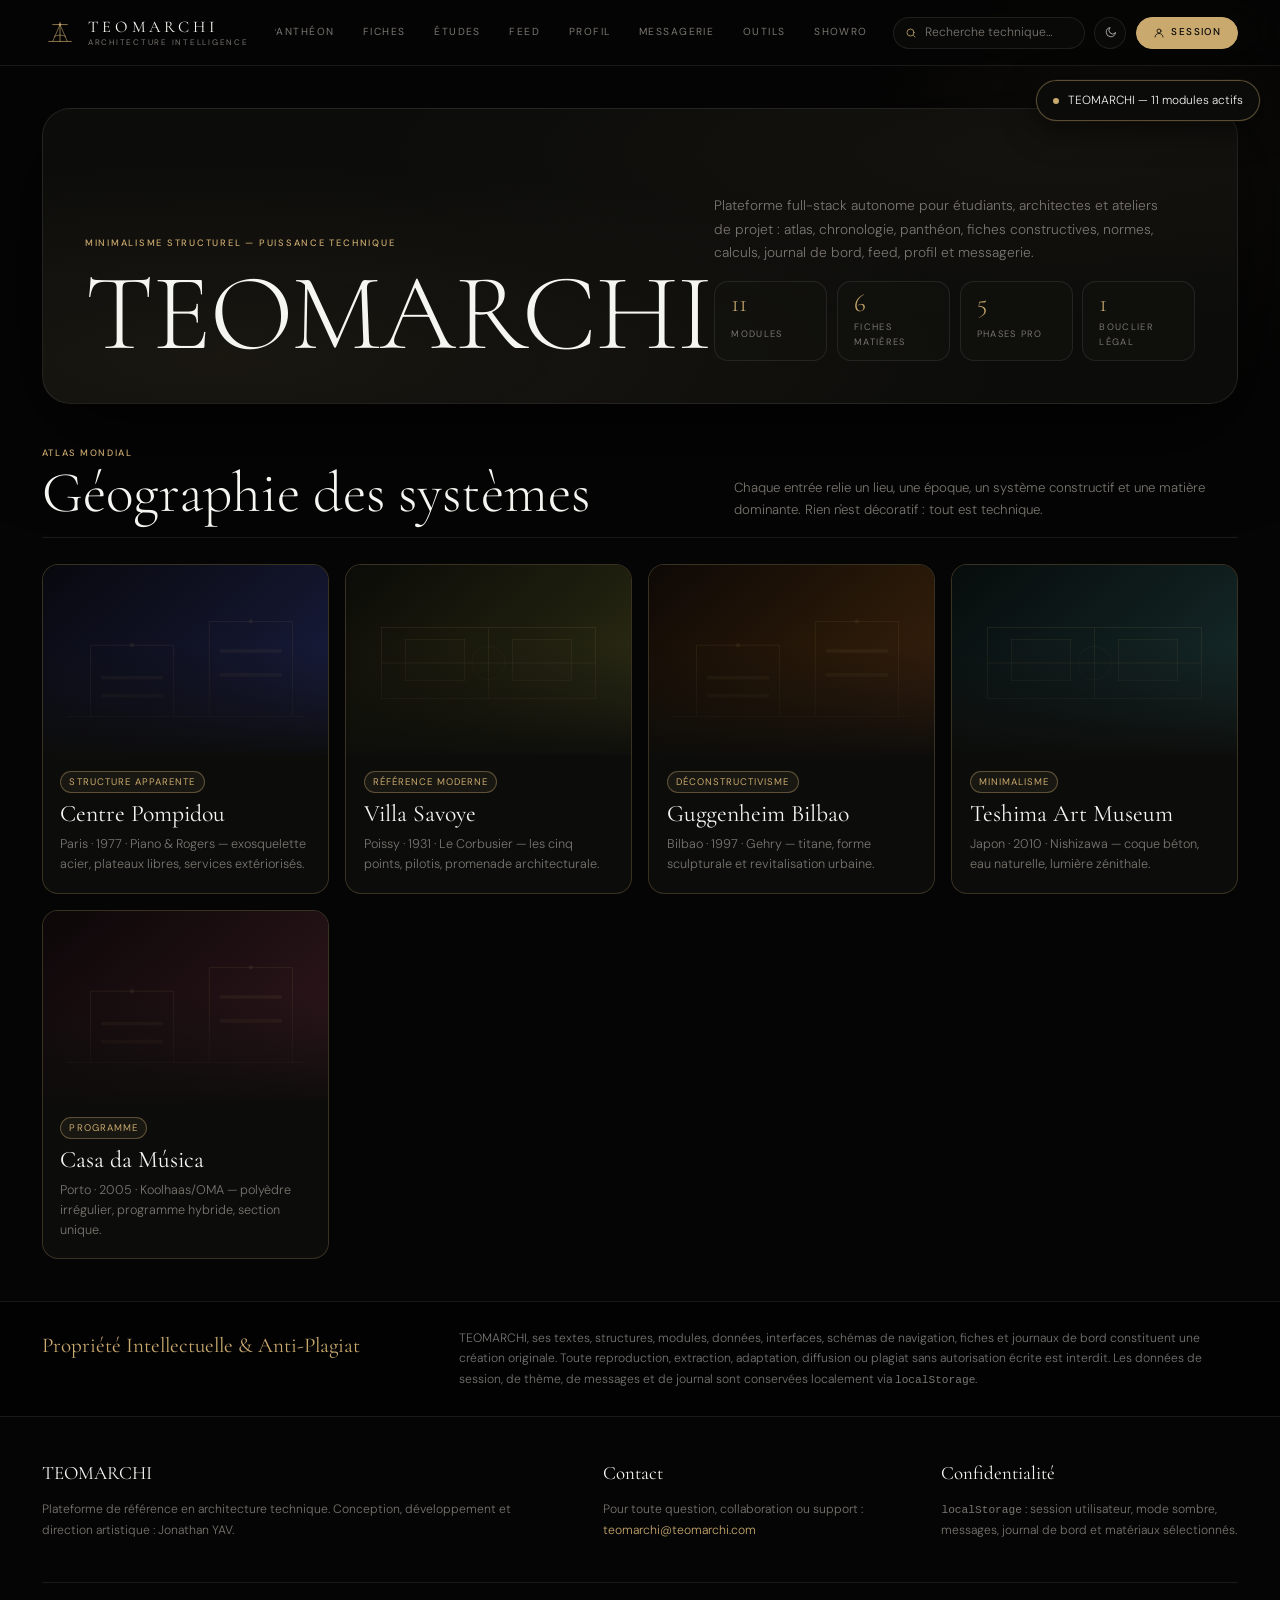
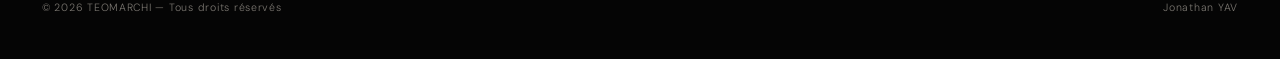
<file: FINAL_TEOMARCHI.html>
<!DOCTYPE html>
<html lang="fr" data-theme="dark">
<head>
  <meta charset="UTF-8" />
  <meta name="viewport" content="width=device-width, initial-scale=1.0" />
  <meta name="theme-color" content="#050505" />
  <meta name="description" content="TEOMARCHI — plateforme d'intelligence architecturale : atlas, chronologie, panthéon, fiches constructives, normes, calculs, journal de bord, feed, profil et messagerie." />
  <title>TEOMARCHI — Plateforme d'Intelligence Architecturale</title>

  <link rel="preconnect" href="https://fonts.googleapis.com" />
  <link rel="preconnect" href="https://fonts.gstatic.com" crossorigin />
  <link href="https://fonts.googleapis.com/css2?family=Cormorant+Garamond:ital,wght@0,300;0,400;0,500;1,300;1,400&family=DM+Sans:opsz,wght@9..40,300;9..40,400;9..40,500&display=swap" rel="stylesheet" />

  <!-- ═══ FIREBASE AUTH — décommente ces 2 lignes après avoir rempli FIREBASE_CONFIG dans Script 9 ═══
  <script src="https://www.gstatic.com/firebasejs/10.12.2/firebase-app-compat.js"></script>
  <script src="https://www.gstatic.com/firebasejs/10.12.2/firebase-auth-compat.js"></script>
  ═══════════════════════════════════════════════════════════════════════════════════════════════ -->

  <!-- Stripe Buy Button -->
  <script async src="https://js.stripe.com/v3/buy-button.js"></script>

  <style>
    /* ============================================================
       DESIGN SYSTEM — TEOMARCHI
       Fond Noir Profond #050505 · Ivoire #F5F5F1 · Doré Satiné #C9A96E
       Typographie : Cormorant Garamond + DM Sans · Bordures 0.5px
    ============================================================ */
    :root {
      /* Couleurs de fond */
      --bg:         #050505;
      --surface:    #0C0C0A;
      --surface-2:  #131310;
      --surface-3:  #1B1B17;

      /* Texte */
      --ink:        #F5F5F1;
      --ink-2:      #C8C4BA;
      --muted:      #7A7670;

      /* Or satiné */
      --gold:       #C9A96E;
      --gold-dim:   rgba(201, 169, 110, 0.16);
      --gold-glow:  rgba(201, 169, 110, 0.07);

      /* Sémantique */
      --danger:     #C4614A;
      --ok:         #5A9A6A;
      --warn:       #D4A040;

      /* Bordures ultra-fines */
      --border:        0.5px solid rgba(245, 245, 241, 0.09);
      --border-strong: 0.5px solid rgba(245, 245, 241, 0.20);
      --border-gold:   0.5px solid rgba(201, 169, 110, 0.42);

      /* Typographie */
      --serif: "Cormorant Garamond", Georgia, "Times New Roman", serif;
      --sans:  "DM Sans", -apple-system, BlinkMacSystemFont, system-ui, sans-serif;
      --mono:  "SFMono-Regular", "JetBrains Mono", Consolas, monospace;

      /* Espacement — ratio φ */
      --sp-xs:  0.382rem;
      --sp-sm:  0.618rem;
      --sp-md:  1rem;
      --sp-lg:  1.618rem;
      --sp-xl:  2.618rem;
      --sp-xxl: 4.236rem;

      /* Effets */
      --shadow:    0 28px 90px rgba(0, 0, 0, 0.70);
      --shadow-sm: 0 6px 24px  rgba(0, 0, 0, 0.52);

      /* Rayons */
      --r-sm:   8px;
      --r-md:   14px;
      --r-lg:   20px;
      --r-xl:   28px;
      --r-pill: 999px;

      /* Topbar */
      --topbar-h: 66px;

      color-scheme: dark;
    }

    /* Mode clair */
    [data-theme="light"] {
      --bg:         #F6F2E9;
      --surface:    #FFFFFF;
      --surface-2:  #EEE8DC;
      --surface-3:  #E4DDD0;

      --ink:        #161512;
      --ink-2:      #3C3A34;
      --muted:      #7A7266;

      --gold:       #A87C3A;
      --gold-dim:   rgba(168, 124, 58, 0.14);
      --gold-glow:  rgba(168, 124, 58, 0.06);

      --border:        0.5px solid rgba(22, 21, 18, 0.11);
      --border-strong: 0.5px solid rgba(22, 21, 18, 0.22);
      --border-gold:   0.5px solid rgba(168, 124, 58, 0.38);

      --shadow:    0 24px 80px rgba(22, 21, 18, 0.10);
      --shadow-sm: 0 4px 20px  rgba(22, 21, 18, 0.08);

      color-scheme: light;
    }

    /* ============================================================
       RESET & BASE
    ============================================================ */
    *, *::before, *::after { box-sizing: border-box; }

    html {
      min-height: 100%;
      scroll-behavior: smooth;
      background: var(--bg);
    }

    body {
      margin: 0;
      min-height: 100dvh;
      background: var(--bg);
      color: var(--ink);
      font-family: var(--sans);
      font-size: 14px;
      font-weight: 300;
      line-height: 1.64;
      -webkit-font-smoothing: antialiased;
      -moz-osx-font-smoothing: grayscale;
    }

    /* Grille de fond subtile */
    body::before {
      content: "";
      position: fixed;
      inset: 0;
      pointer-events: none;
      z-index: 0;
      background-image:
        linear-gradient(rgba(245, 245, 241, 0.028) 0.5px, transparent 0.5px),
        linear-gradient(90deg, rgba(245, 245, 241, 0.028) 0.5px, transparent 0.5px);
      background-size: 80px 80px;
      mask-image: linear-gradient(to bottom, black 0%, transparent 65%);
      -webkit-mask-image: linear-gradient(to bottom, black 0%, transparent 65%);
    }

    /* Accent radial doré — coin haut-droit */
    body::after {
      content: "";
      position: fixed;
      top: -120px;
      right: -120px;
      width: 560px;
      height: 560px;
      border-radius: 50%;
      background: radial-gradient(circle, rgba(201, 169, 110, 0.06) 0%, transparent 70%);
      pointer-events: none;
      z-index: 0;
    }

    /* Resets courants */
    a                       { color: inherit; text-decoration: none; }
    button                  { border: 0; background: none; cursor: pointer; font: inherit; color: inherit; }
    input, select, textarea { font: inherit; color: inherit; border: 0; outline: 0; background: transparent; }
    svg                     { display: block; }
    h1, h2, h3, h4, h5, h6, p { margin: 0; }
    ul, ol                  { list-style: none; margin: 0; padding: 0; }
    img                     { display: block; max-width: 100%; }

    /* Empilement Z */
    .topbar       { position: relative; z-index: 100; }
    .app          { position: relative; z-index: 1;   }
    footer,
    .legal-strip  { position: relative; z-index: 1;   }

    /* ============================================================
       UTILITAIRES
    ============================================================ */
    .u-serif { font-family: var(--serif); }
    .u-mono  { font-family: var(--mono);  }
    .u-muted { color: var(--muted);       }
    .u-gold  { color: var(--gold);        }

    .u-label {
      text-transform: uppercase;
      letter-spacing: 0.17em;
      font-size: 0.60rem;
      font-weight: 500;
    }

    /* ============================================================
       TOPBAR
    ============================================================ */
    .topbar {
      position: sticky;
      top: 0;
      z-index: 9000;
      height: var(--topbar-h);
      display: grid;
      grid-template-columns: auto 1fr auto;
      align-items: center;
      gap: var(--sp-lg);
      padding: 0 clamp(var(--sp-lg), 3.5vw, var(--sp-xl));
      border-bottom: var(--border);
      background: color-mix(in srgb, var(--bg) 84%, transparent);
      backdrop-filter: blur(28px) saturate(160%);
      -webkit-backdrop-filter: blur(28px) saturate(160%);
    }

    /* ── Marque ── */
    .brand {
      display: inline-flex;
      align-items: center;
      gap: var(--sp-sm);
      flex-shrink: 0;
    }

    .brand__logo {
      width: 36px;
      height: 36px;
      color: var(--gold);
      flex-shrink: 0;
    }

    .brand__name {
      display: grid;
      gap: 3px;
    }

    .brand__title {
      font-family: var(--serif);
      font-size: 1.02rem;
      font-weight: 400;
      letter-spacing: 0.24em;
      text-transform: uppercase;
      color: var(--ink);
      line-height: 1;
    }

    .brand__sub {
      font-family: var(--sans);
      font-size: 0.50rem;
      font-weight: 400;
      letter-spacing: 0.22em;
      text-transform: uppercase;
      color: var(--muted);
      line-height: 1;
    }

    /* ── Tabs de navigation ── */
    .nav-tabs {
      display: flex;
      justify-content: center;
      align-items: center;
      gap: 1px;
      flex-wrap: nowrap;
      overflow-x: auto;
      scrollbar-width: none;
      -ms-overflow-style: none;
    }
    .nav-tabs::-webkit-scrollbar { display: none; }

    .nav-tab {
      position: relative;
      padding: 0.44rem 0.80rem;
      border-radius: var(--r-pill);
      border: 0.5px solid transparent;
      color: var(--muted);
      font-size: 0.64rem;
      font-weight: 400;
      letter-spacing: 0.14em;
      text-transform: uppercase;
      white-space: nowrap;
      transition: color 0.18s ease, background 0.18s ease, border-color 0.18s ease;
    }

    .nav-tab:hover {
      color: var(--ink-2);
      background: var(--gold-glow);
      border-color: rgba(201, 169, 110, 0.12);
    }

    .nav-tab.is-active {
      color: var(--ink);
      background: var(--gold-dim);
      border-color: rgba(201, 169, 110, 0.26);
    }

    .nav-tab.is-active::after {
      content: "";
      position: absolute;
      left: 50%;
      bottom: 5px;
      width: 12px;
      height: 0.5px;
      transform: translateX(-50%);
      background: var(--gold);
    }

    /* ── Outils droite ── */
    .nav-tools {
      display: flex;
      align-items: center;
      gap: var(--sp-sm);
      flex-shrink: 0;
    }

    /* ── Recherche ── */
    .search-wrap { position: relative; }

    .search {
      display: flex;
      align-items: center;
      gap: 0.42rem;
      width: clamp(150px, 15vw, 250px);
      height: 32px;
      padding: 0 0.70rem;
      border: var(--border);
      border-radius: var(--r-pill);
      background: color-mix(in srgb, var(--surface) 76%, transparent);
      transition: border-color 0.18s ease;
    }

    .search:focus-within { border-color: rgba(201, 169, 110, 0.34); }

    .search__icon {
      width: 12px;
      height: 12px;
      color: var(--gold);
      flex-shrink: 0;
    }

    .search__input {
      flex: 1;
      min-width: 0;
      font-size: 0.76rem;
    }
    .search__input::placeholder { color: var(--muted); }

    .search-results {
      position: absolute;
      top: calc(100% + 6px);
      right: 0;
      width: min(320px, 90vw);
      display: none;
      border: var(--border-strong);
      border-radius: var(--r-lg);
      background: var(--surface);
      box-shadow: var(--shadow);
      overflow: hidden;
      z-index: 9999;
    }
    .search-results.is-open { display: block; }

    .result-item {
      display: grid;
      gap: 2px;
      width: 100%;
      padding: 0.68rem 0.88rem;
      text-align: left;
      border-bottom: var(--border);
      transition: background 0.14s ease;
    }
    .result-item:last-child { border-bottom: 0; }
    .result-item:hover { background: var(--gold-glow); }
    .result-item strong {
      font-family: var(--serif);
      font-size: 0.92rem;
      font-weight: 400;
      color: var(--ink);
    }
    .result-item span { color: var(--muted); font-size: 0.66rem; }

    /* ── Bouton icône ── */
    .icon-btn {
      width: 32px;
      height: 32px;
      display: inline-flex;
      align-items: center;
      justify-content: center;
      border: var(--border);
      border-radius: var(--r-pill);
      background: color-mix(in srgb, var(--surface) 68%, transparent);
      color: var(--ink-2);
      flex-shrink: 0;
      transition: border-color 0.18s ease, color 0.18s ease, transform 0.18s ease;
    }
    .icon-btn svg { width: 13px; height: 13px; }
    .icon-btn:hover {
      border-color: var(--gold);
      color: var(--gold);
      transform: translateY(-1px);
    }

    /* ── Bouton texte ── */
    .text-btn {
      height: 32px;
      padding: 0 1rem;
      display: inline-flex;
      align-items: center;
      justify-content: center;
      gap: 0.38rem;
      border: var(--border);
      border-radius: var(--r-pill);
      background: color-mix(in srgb, var(--surface) 68%, transparent);
      color: var(--ink-2);
      font-size: 0.62rem;
      font-weight: 400;
      letter-spacing: 0.14em;
      text-transform: uppercase;
      white-space: nowrap;
      transition: border-color 0.18s ease, color 0.18s ease,
                  background 0.18s ease, transform 0.18s ease;
    }
    .text-btn:hover {
      border-color: var(--gold);
      color: var(--ink);
      transform: translateY(-1px);
    }

    .text-btn--primary {
      background: var(--gold);
      border-color: var(--gold);
      color: #050505;
      font-weight: 500;
    }
    .text-btn--primary:hover {
      background: color-mix(in srgb, var(--gold) 86%, #fff);
      border-color: color-mix(in srgb, var(--gold) 86%, #fff);
      color: #050505;
      transform: translateY(-1px);
    }

    /* ============================================================
       LAYOUT PRINCIPAL
    ============================================================ */
    .app {
      width: min(100%, 1440px);
      margin-inline: auto;
      padding: var(--sp-xl) clamp(var(--sp-lg), 4vw, var(--sp-xl));
      display: grid;
      gap: var(--sp-xl);
    }

    /* ============================================================
       HERO — visible uniquement sur Atlas
    ============================================================ */
    .hero {
      display: grid;
      grid-template-columns: minmax(0, 1.1fr) minmax(270px, 0.9fr);
      gap: var(--sp-xl);
      align-items: end;
      min-height: 296px;
      padding: var(--sp-xl);
      border: var(--border);
      border-radius: var(--r-xl);
      background:
        radial-gradient(ellipse at 15% 85%, rgba(201, 169, 110, 0.07) 0%, transparent 55%),
        radial-gradient(ellipse at 85% 15%, rgba(201, 169, 110, 0.04) 0%, transparent 48%),
        var(--surface);
      box-shadow: var(--shadow);
      overflow: hidden;
      position: relative;
    }

    /* Grille interne hero */
    .hero::before {
      content: "";
      position: absolute;
      inset: 0;
      pointer-events: none;
      background-image:
        linear-gradient(rgba(245, 245, 241, 0.032) 0.5px, transparent 0.5px),
        linear-gradient(90deg, rgba(245, 245, 241, 0.032) 0.5px, transparent 0.5px);
      background-size: 50px 50px;
    }

    .hero__kicker {
      text-transform: uppercase;
      letter-spacing: 0.19em;
      font-size: 0.58rem;
      font-weight: 500;
      color: var(--gold);
      margin-bottom: var(--sp-md);
    }

    .hero__title {
      font-family: var(--serif);
      font-size: clamp(3.6rem, 8.5vw, 7.8rem);
      font-weight: 300;
      line-height: 0.86;
      letter-spacing: -0.01em;
      color: var(--ink);
    }

    .hero__copy {
      display: grid;
      gap: var(--sp-md);
      align-content: end;
      position: relative;
    }

    .hero__desc {
      color: var(--muted);
      font-size: 0.86rem;
      line-height: 1.70;
      max-width: 50ch;
    }

    /* Métriques */
    .metrics {
      display: grid;
      grid-template-columns: repeat(4, 1fr);
      gap: var(--sp-sm);
    }

    .metric {
      display: grid;
      gap: 3px;
      padding: var(--sp-sm) var(--sp-md);
      border: var(--border);
      border-radius: var(--r-md);
      background: color-mix(in srgb, var(--surface-2) 55%, transparent);
    }

    .metric__value {
      font-family: var(--serif);
      font-size: 1.58rem;
      font-weight: 300;
      color: var(--gold);
      line-height: 1;
    }

    .metric__label {
      font-size: 0.58rem;
      font-weight: 400;
      letter-spacing: 0.14em;
      text-transform: uppercase;
      color: var(--muted);
    }

    /* ============================================================
       EN-TÊTE DE SECTION
    ============================================================ */
    .section-head {
      display: flex;
      justify-content: space-between;
      align-items: flex-end;
      gap: var(--sp-lg);
      padding-bottom: var(--sp-md);
      border-bottom: var(--border);
    }

    .section-head__kicker {
      text-transform: uppercase;
      letter-spacing: 0.17em;
      font-size: 0.58rem;
      font-weight: 500;
      color: var(--gold);
      margin-bottom: var(--sp-xs);
    }

    .section-head__title {
      font-family: var(--serif);
      font-size: clamp(2.1rem, 4.5vw, 4.2rem);
      font-weight: 300;
      line-height: 0.93;
      color: var(--ink);
    }

    .section-head__desc {
      max-width: 56ch;
      color: var(--muted);
      font-size: 0.83rem;
      line-height: 1.66;
    }

    /* ============================================================
       CARTES
    ============================================================ */
    .card {
      position: relative;
      display: grid;
      gap: var(--sp-sm);
      padding: var(--sp-lg);
      border: var(--border);
      border-radius: var(--r-lg);
      background: var(--surface);
      overflow: hidden;
      transition: border-color 0.20s ease, box-shadow 0.20s ease, transform 0.20s ease;
    }

    .card:hover {
      border-color: rgba(201, 169, 110, 0.22);
      box-shadow: var(--shadow-sm);
      transform: translateY(-1px);
    }

    .card__tag {
      display: inline-flex;
      align-items: center;
      width: max-content;
      padding: 0.16rem 0.50rem;
      border: var(--border-gold);
      border-radius: var(--r-pill);
      color: var(--gold);
      font-family: var(--mono);
      font-size: 0.60rem;
      letter-spacing: 0.09em;
      text-transform: uppercase;
      background: var(--gold-glow);
    }

    .card__title {
      font-family: var(--serif);
      font-size: 1.42rem;
      font-weight: 400;
      line-height: 1.08;
      color: var(--ink);
    }

    .card__body {
      color: var(--muted);
      font-size: 0.83rem;
    }

    /* ============================================================
       GRILLES
    ============================================================ */
    .grid       { display: grid; gap: var(--sp-md); }
    .grid--2    { grid-template-columns: repeat(2, minmax(0, 1fr)); }
    .grid--3    { grid-template-columns: repeat(3, minmax(0, 1fr)); }
    .grid--4    { grid-template-columns: repeat(4, minmax(0, 1fr)); }
    .grid--auto { grid-template-columns: repeat(auto-fit, minmax(256px, 1fr)); }

    /* ============================================================
       CHAMPS DE SAISIE
    ============================================================ */
    .field {
      display: flex;
      align-items: center;
      gap: 0.50rem;
      min-height: 42px;
      padding: 0 0.85rem;
      border: var(--border);
      border-radius: var(--r-md);
      background: var(--surface);
      transition: border-color 0.18s ease, box-shadow 0.18s ease;
    }

    .field:focus-within {
      border-color: rgba(201, 169, 110, 0.38);
      box-shadow: 0 0 0 3px rgba(201, 169, 110, 0.07);
    }

    .field input,
    .field select,
    .field textarea { flex: 1; min-width: 0; font-size: 0.83rem; }
    .field input::placeholder { color: var(--muted); }

    /* ============================================================
       AVATAR / CERCLE
    ============================================================ */
    .avatar {
      width: 46px;
      height: 46px;
      display: grid;
      place-items: center;
      border: var(--border-gold);
      border-radius: 50%;
      background: var(--gold-glow);
      color: var(--gold);
      font-family: var(--serif);
      font-size: 1.05rem;
      flex-shrink: 0;
    }

    /* ============================================================
       BADGE / GRADE
    ============================================================ */
    .badge {
      display: inline-flex;
      align-items: center;
      padding: 0.16rem 0.50rem;
      border: var(--border-gold);
      border-radius: var(--r-pill);
      color: var(--gold);
      font-family: var(--mono);
      font-size: 0.60rem;
      letter-spacing: 0.09em;
      text-transform: uppercase;
      background: var(--gold-glow);
    }

    /* ============================================================
       TABLEAU
    ============================================================ */
    .table-wrap {
      overflow-x: auto;
      border: var(--border);
      border-radius: var(--r-lg);
      background: var(--surface);
    }

    table  { width: 100%; border-collapse: collapse; min-width: 580px; }

    th {
      padding: 0.78rem 1rem;
      border-bottom: var(--border-strong);
      text-align: left;
      font-size: 0.58rem;
      font-weight: 500;
      letter-spacing: 0.15em;
      text-transform: uppercase;
      color: var(--gold);
    }

    td {
      padding: 0.78rem 1rem;
      border-bottom: var(--border);
      text-align: left;
      font-size: 0.81rem;
      color: var(--muted);
      vertical-align: top;
    }

    tr:last-child td { border-bottom: 0; }
    tr:hover td      { background: var(--gold-glow); }

    /* ============================================================
       OVERLAY MODAL
    ============================================================ */
    .modal-overlay {
      position: fixed;
      inset: 0;
      z-index: 10000;
      display: grid;
      place-items: center;
      padding: var(--sp-lg);
      background: rgba(5, 5, 5, 0.84);
      backdrop-filter: blur(22px);
      -webkit-backdrop-filter: blur(22px);
    }

    .modal {
      width: min(720px, 100%);
      max-height: min(740px, 92dvh);
      overflow-y: auto;
      display: grid;
      gap: var(--sp-md);
      padding: var(--sp-xl);
      border: var(--border-gold);
      border-radius: var(--r-xl);
      background: var(--surface);
      box-shadow: var(--shadow);
    }

    .modal__title {
      font-family: var(--serif);
      font-size: clamp(2rem, 5vw, 4rem);
      font-weight: 300;
      line-height: 0.91;
      color: var(--ink);
    }

    /* ============================================================
       MODULES SPA — 11 sections cachées/visibles
       Chaque .module est masqué par défaut.
       JS ajoute .is-active sur le module courant.
    ============================================================ */
    .view {
      display: grid;
      gap: var(--sp-lg);
    }

    .module {
      display: none;
      gap: var(--sp-lg);
      animation: moduleIn 0.24s ease both;
    }

    .module.is-active { display: grid; }

    @keyframes moduleIn {
      from { opacity: 0; transform: translateY(7px); }
      to   { opacity: 1; transform: translateY(0);   }
    }

    /* Placeholder vide pour les modules en attente de contenu */
    .module-empty {
      min-height: 340px;
      display: grid;
      place-items: center;
      text-align: center;
      padding: var(--sp-xl);
      gap: var(--sp-md);
      border: 0.5px dashed rgba(201, 169, 110, 0.20);
      border-radius: var(--r-xl);
    }

    .module-empty__icon {
      width: 44px;
      height: 44px;
      color: rgba(201, 169, 110, 0.30);
      margin: 0 auto;
    }

    .module-empty__title {
      font-family: var(--serif);
      font-size: 1.9rem;
      font-weight: 300;
      color: rgba(245, 245, 241, 0.18);
    }

    .module-empty__sub {
      font-size: 0.76rem;
      color: var(--muted);
      max-width: 36ch;
      line-height: 1.60;
    }

    /* ============================================================
       LEGAL STRIP
    ============================================================ */
    .legal-strip {
      padding: var(--sp-lg) clamp(var(--sp-lg), 4vw, var(--sp-xl));
      border-top: var(--border);
      background: color-mix(in srgb, #000 55%, var(--bg));
    }

    .legal-strip__inner {
      width: min(100%, 1440px);
      margin-inline: auto;
      display: grid;
      grid-template-columns: minmax(200px, 0.65fr) 1.35fr;
      gap: var(--sp-xl);
      align-items: start;
    }

    .legal-strip__heading {
      font-family: var(--serif);
      font-size: 1.32rem;
      font-weight: 400;
      color: var(--gold);
    }

    .legal-strip__body {
      font-size: 0.76rem;
      line-height: 1.68;
      color: rgba(245, 245, 241, 0.48);
    }

    /* ============================================================
       FOOTER
    ============================================================ */
    footer {
      padding: var(--sp-xl) clamp(var(--sp-lg), 4vw, var(--sp-xl));
      border-top: var(--border);
    }

    .footer__inner {
      width: min(100%, 1440px);
      margin-inline: auto;
      display: grid;
      grid-template-columns: 1.4fr 0.8fr 0.8fr;
      gap: var(--sp-xl);
    }

    .footer__heading {
      font-family: var(--serif);
      font-size: 1.18rem;
      font-weight: 400;
      color: var(--ink);
      margin-bottom: var(--sp-sm);
    }

    .footer__body {
      font-size: 0.76rem;
      color: var(--muted);
      line-height: 1.68;
    }

    .footer__copy {
      width: min(100%, 1440px);
      margin-inline: auto;
      margin-top: var(--sp-xl);
      padding-top: var(--sp-md);
      border-top: var(--border);
      display: flex;
      justify-content: space-between;
      align-items: center;
      gap: var(--sp-md);
      flex-wrap: wrap;
    }

    .footer__copy-text {
      font-size: 0.66rem;
      color: var(--muted);
      letter-spacing: 0.07em;
    }

    /* ============================================================
       RESPONSIVE
    ============================================================ */
    @media (max-width: 1100px) {
      .topbar {
        grid-template-columns: auto auto;
        grid-template-rows: auto auto;
        height: auto;
        padding-block: var(--sp-sm);
        gap: var(--sp-sm);
      }

      .nav-tabs {
        grid-column: 1 / -1;
        justify-content: flex-start;
        padding-bottom: 2px;
      }

      .hero            { grid-template-columns: 1fr; }
      .metrics         { grid-template-columns: repeat(2, 1fr); }
      .footer__inner   { grid-template-columns: 1fr 1fr; }
      .legal-strip__inner { grid-template-columns: 1fr; gap: var(--sp-md); }
    }

    @media (max-width: 720px) {
      .brand__sub      { display: none; }
      .nav-tools       { gap: var(--sp-xs); }
      .search          { width: 140px; }
      .hero            { padding: var(--sp-lg); }
      .hero__title     { font-size: clamp(3rem, 17vw, 4.6rem); }
      .metrics         { grid-template-columns: repeat(2, 1fr); }
      .grid--2,
      .grid--3,
      .grid--4         { grid-template-columns: 1fr; }
      .footer__inner   { grid-template-columns: 1fr; }
      .app             { padding-inline: var(--sp-md); padding-block: var(--sp-lg); }
      .section-head    { flex-direction: column; align-items: flex-start; gap: var(--sp-sm); }
    }

    @media (max-width: 420px) {
      .metrics           { grid-template-columns: 1fr 1fr; }
      .text-btn span     { display: none; }
      .brand__title      { font-size: 0.88rem; letter-spacing: 0.18em; }
    }
  </style>
</head>
<body>

  <!-- ============================================================
       TOPBAR
  ============================================================ -->
  <nav class="topbar" aria-label="Navigation principale">

    <!-- Marque -->
    <a class="brand" href="#atlas" data-nav="atlas" aria-label="TEOMARCHI — Accueil">
      <svg class="brand__logo" viewBox="0 0 64 64" fill="none"
           role="img" aria-labelledby="logo-title">
        <title id="logo-title">Logo TEOMARCHI</title>
        <path d="M12 47H52"            stroke="currentColor" stroke-width="1.2" stroke-linecap="round"/>
        <path d="M32 13V47"            stroke="currentColor" stroke-width="1.2" stroke-linecap="round"/>
        <path d="M19 17H45"            stroke="currentColor" stroke-width="1.2" stroke-linecap="round"/>
        <path d="M32 17L19 47M32 17L45 47" stroke="currentColor" stroke-width="1.0" stroke-linecap="round"/>
        <path d="M22 38C27 35 37 35 42 38" stroke="currentColor" stroke-width="1.0" stroke-linecap="round"/>
        <circle cx="32" cy="17" r="2.1" fill="currentColor"/>
      </svg>
      <span class="brand__name">
        <span class="brand__title">Teomarchi</span>
        <span class="brand__sub">Architecture Intelligence</span>
      </span>
    </a>

    <!-- Tabs — générés par JS -->
    <nav class="nav-tabs" id="nav-tabs"
         role="tablist" aria-label="Modules de la plateforme"></nav>

    <!-- Outils droite -->
    <div class="nav-tools">

      <!-- Recherche globale -->
      <div class="search-wrap">
        <div class="search" role="search" aria-label="Recherche globale">
          <svg class="search__icon" viewBox="0 0 24 24" fill="none"
               stroke="currentColor" stroke-width="1.6"
               stroke-linecap="round" stroke-linejoin="round" aria-hidden="true">
            <circle cx="11" cy="11" r="7"/>
            <path d="M20 20l-3-3"/>
          </svg>
          <input
            class="search__input"
            id="global-search"
            type="search"
            placeholder="Recherche technique…"
            autocomplete="off"
            aria-label="Recherche dans la plateforme"
          />
        </div>
        <div class="search-results" id="search-results"
             role="listbox" aria-label="Résultats de recherche"></div>
      </div>

      <!-- Bascule thème -->
      <button class="icon-btn" id="theme-toggle" type="button"
              aria-label="Basculer thème clair / sombre">
        <svg viewBox="0 0 24 24" fill="none" stroke="currentColor"
             stroke-width="1.5" stroke-linecap="round" stroke-linejoin="round"
             aria-hidden="true">
          <path d="M21 12.8A8.5 8.5 0 1 1 11.2 3a6.8 6.8 0 0 0 9.8 9.8Z"/>
        </svg>
      </button>

      <!-- Session -->
      <button class="text-btn text-btn--primary" id="session-btn" type="button">
        <svg viewBox="0 0 24 24" fill="none" stroke="currentColor"
             stroke-width="1.6" stroke-linecap="round" stroke-linejoin="round"
             aria-hidden="true" style="width:12px;height:12px;flex-shrink:0">
          <circle cx="12" cy="8" r="4"/>
          <path d="M4 20c0-4 3.6-7 8-7s8 3 8 7"/>
        </svg>
        <span id="session-label">Session</span>
      </button>
    </div>
  </nav>

  <!-- ============================================================
       CONTENU PRINCIPAL
  ============================================================ -->
  <main class="app" id="main-app">

    <!-- Hero — affiché uniquement sur Atlas via JS -->
    <section class="hero" id="hero" aria-labelledby="hero-title">
      <div>
        <p class="hero__kicker">Minimalisme structurel — Puissance technique</p>
        <h1 class="hero__title" id="hero-title">TEOMARCHI</h1>
      </div>
      <div class="hero__copy">
        <p class="hero__desc">
          Plateforme full-stack autonome pour étudiants, architectes et ateliers de projet :
          atlas, chronologie, panthéon, fiches constructives, normes, calculs, journal de bord,
          feed, profil et messagerie.
        </p>
        <!-- Métriques — injectées par JS -->
        <div class="metrics" id="metrics-bar"></div>
      </div>
    </section>

    <!-- ============================================================
         ZONE DE VUE SPA
         11 modules · identifiants prêts pour l'injection JS
    ============================================================ -->
    <div class="view" id="view" aria-live="polite">

      <!-- ── MODULE 01 · ATLAS ── -->
      <section class="module" id="module-atlas"
               role="tabpanel" aria-labelledby="tab-atlas" data-module="atlas">
        <header class="section-head">
          <div>
            <p class="section-head__kicker">Atlas mondial</p>
            <h2 class="section-head__title">Géographie des systèmes</h2>
          </div>
          <p class="section-head__desc">
            Chaque entrée relie un lieu, une époque, un système constructif et une matière
            dominante. Rien n'est décoratif : tout est technique.
          </p>
        </header>
        <!-- id="atlas-grid" · rempli par JS phase 2 -->
        <div class="grid grid--auto" id="atlas-grid">
          <div class="module-empty">
            <svg class="module-empty__icon" viewBox="0 0 24 24" fill="none"
                 stroke="currentColor" stroke-width="1" stroke-linecap="round" stroke-linejoin="round"
                 aria-hidden="true">
              <circle cx="12" cy="12" r="9"/>
              <path d="M3 12h18M12 3c-2.5 3-4 5.5-4 9s1.5 6 4 9M12 3c2.5 3 4 5.5 4 9s-1.5 6-4 9"/>
            </svg>
            <p class="module-empty__title">Atlas</p>
            <p class="module-empty__sub">Géographie des systèmes constructifs — contenu en préparation</p>
          </div>
        </div>
      </section>

      <!-- ── MODULE 02 · CHRONOS ── -->
      <section class="module" id="module-chronos"
               role="tabpanel" aria-labelledby="tab-chronos" data-module="chronos">
        <header class="section-head">
          <div>
            <p class="section-head__kicker">Chronos</p>
            <h2 class="section-head__title">Frise matière-époque</h2>
          </div>
          <p class="section-head__desc">
            La chronologie lie les périodes aux matériaux, aux contraintes de portée,
            à l'inertie et aux outils de chantier.
          </p>
        </header>
        <!-- id="chronos-layout" · rempli par JS phase 2 -->
        <div id="chronos-layout">
          <div class="module-empty">
            <svg class="module-empty__icon" viewBox="0 0 24 24" fill="none"
                 stroke="currentColor" stroke-width="1" stroke-linecap="round" stroke-linejoin="round"
                 aria-hidden="true">
              <circle cx="12" cy="12" r="9"/>
              <path d="M12 7v5l3 3"/>
            </svg>
            <p class="module-empty__title">Chronos</p>
            <p class="module-empty__sub">Frise de l'Antiquité au bas-carbone — contenu en préparation</p>
          </div>
        </div>
      </section>

      <!-- ── MODULE 03 · PANTHÉON ── -->
      <section class="module" id="module-pantheon"
               role="tabpanel" aria-labelledby="tab-pantheon" data-module="pantheon">
        <header class="section-head">
          <div>
            <p class="section-head__kicker">Panthéon</p>
            <h2 class="section-head__title">Maîtres et doctrines</h2>
          </div>
          <p class="section-head__desc">
            Des figures qui ont transformé la structure, la proportion, le chantier,
            la matière et le rapport social de l'architecture.
          </p>
        </header>
        <!-- id="pantheon-grid" · rempli par JS phase 2 -->
        <div class="grid grid--auto" id="pantheon-grid">
          <div class="module-empty">
            <svg class="module-empty__icon" viewBox="0 0 24 24" fill="none"
                 stroke="currentColor" stroke-width="1" stroke-linecap="round" stroke-linejoin="round"
                 aria-hidden="true">
              <path d="M3 20h18M5 20V10M19 20V10M9 20V10M15 20V10M12 4l8 6H4l8-6z"/>
            </svg>
            <p class="module-empty__title">Panthéon</p>
            <p class="module-empty__sub">Maîtres fondateurs — contenu en préparation</p>
          </div>
        </div>
      </section>

      <!-- ── MODULE 04 · FICHES ── -->
      <section class="module" id="module-fiches"
               role="tabpanel" aria-labelledby="tab-fiches" data-module="fiches">
        <header class="section-head">
          <div>
            <p class="section-head__kicker">Fiches constructives</p>
            <h2 class="section-head__title">Matières, R et carbone</h2>
          </div>
          <p class="section-head__desc">
            Base technique pour choisir vite : résistance thermique, conductivité,
            impact CO₂, usage et mise en garde constructive.
          </p>
        </header>
        <!-- id="fiches-grid" · rempli par JS phase 2 -->
        <div class="grid grid--auto" id="fiches-grid">
          <div class="module-empty">
            <svg class="module-empty__icon" viewBox="0 0 24 24" fill="none"
                 stroke="currentColor" stroke-width="1" stroke-linecap="round" stroke-linejoin="round"
                 aria-hidden="true">
              <path d="M14 2H6a2 2 0 0 0-2 2v16a2 2 0 0 0 2 2h12a2 2 0 0 0 2-2V8z"/>
              <path d="M14 2v6h6M9 13h6M9 17h4"/>
            </svg>
            <p class="module-empty__title">Fiches</p>
            <p class="module-empty__sub">Matières, R, lambda, CO₂ — contenu en préparation</p>
          </div>
        </div>
      </section>

      <!-- ── MODULE 05 · ÉTUDES ── -->
      <section class="module" id="module-etudes"
               role="tabpanel" aria-labelledby="tab-etudes" data-module="etudes">
        <header class="section-head">
          <div>
            <p class="section-head__kicker">Arbre des études</p>
            <h2 class="section-head__title">Carte mentale par semestre</h2>
          </div>
          <p class="section-head__desc">
            Licence 1 à Master 2 : chaque semestre est cliquable et révèle atelier,
            livrables et compétences techniques.
          </p>
        </header>
        <!-- id="etudes-map" + id="etudes-detail" · remplis par JS phase 2 -->
        <div class="grid" id="etudes-map"></div>
        <article class="card" id="etudes-detail" style="display:none"></article>
        <div class="module-empty" id="etudes-empty">
          <svg class="module-empty__icon" viewBox="0 0 24 24" fill="none"
               stroke="currentColor" stroke-width="1" stroke-linecap="round" stroke-linejoin="round"
               aria-hidden="true">
            <path d="M22 10v6M2 10l10-5 10 5-10 5z"/>
            <path d="M6 12v5c0 1.7 2.7 3 6 3s6-1.3 6-3v-5"/>
          </svg>
          <p class="module-empty__title">Études</p>
          <p class="module-empty__sub">Arbre L1 → M2, semestres et compétences — contenu en préparation</p>
        </div>
      </section>

      <!-- ── MODULE 06 · FEED ── -->
      <section class="module" id="module-feed"
               role="tabpanel" aria-labelledby="tab-feed" data-module="feed">
        <header class="section-head">
          <div>
            <p class="section-head__kicker">Feed</p>
            <h2 class="section-head__title">Social Archi protégé</h2>
          </div>
          <p class="section-head__desc">
            Un feed visuel : grands rendus, plans protégés, interactions de prescription
            et signalement de plagiat.
          </p>
        </header>
        <!-- id="feed-wall" · rempli par JS phase 2 -->
        <div id="feed-wall">
          <div class="module-empty">
            <svg class="module-empty__icon" viewBox="0 0 24 24" fill="none"
                 stroke="currentColor" stroke-width="1" stroke-linecap="round" stroke-linejoin="round"
                 aria-hidden="true">
              <rect x="3" y="3" width="18" height="18" rx="2"/>
              <path d="M3 9h18M9 21V9"/>
            </svg>
            <p class="module-empty__title">Feed</p>
            <p class="module-empty__sub">Rendus et plans protégés — contenu en préparation</p>
          </div>
        </div>
      </section>

      <!-- ── MODULE 07 · PROFIL ── -->
      <section class="module" id="module-profil"
               role="tabpanel" aria-labelledby="tab-profil" data-module="profil">
        <header class="section-head">
          <div>
            <p class="section-head__kicker">Profil</p>
            <h2 class="section-head__title">Page publique</h2>
          </div>
          <p class="section-head__desc">
            Bannière de chantier, photo circulaire chevauchante, bio technique,
            logiciels et grille carrée de portfolio.
          </p>
        </header>
        <!-- id="profil-social" · rempli par JS phase 2 -->
        <div id="profil-social">
          <div class="module-empty">
            <svg class="module-empty__icon" viewBox="0 0 24 24" fill="none"
                 stroke="currentColor" stroke-width="1" stroke-linecap="round" stroke-linejoin="round"
                 aria-hidden="true">
              <circle cx="12" cy="8" r="4"/>
              <path d="M4 20c0-4 3.6-7 8-7s8 3 8 7"/>
            </svg>
            <p class="module-empty__title">Profil</p>
            <p class="module-empty__sub">Page publique et portfolio protégé — contenu en préparation</p>
          </div>
        </div>
      </section>

      <!-- ── MODULE 08 · MESSAGERIE ── -->
      <section class="module" id="module-messagerie"
               role="tabpanel" aria-labelledby="tab-messagerie" data-module="messagerie">
        <header class="section-head">
          <div>
            <p class="section-head__kicker">Messagerie</p>
            <h2 class="section-head__title">Atelier silencieux</h2>
          </div>
          <p class="section-head__desc">
            Liste de contacts à gauche, discussion à droite. Échanges persistants localement.
          </p>
        </header>
        <!-- id="messaging-layout" · rempli par JS phase 2 -->
        <div id="messaging-layout">
          <div class="module-empty">
            <svg class="module-empty__icon" viewBox="0 0 24 24" fill="none"
                 stroke="currentColor" stroke-width="1" stroke-linecap="round" stroke-linejoin="round"
                 aria-hidden="true">
              <path d="M21 15a2 2 0 0 1-2 2H7l-4 4V5a2 2 0 0 1 2-2h14a2 2 0 0 1 2 2z"/>
            </svg>
            <p class="module-empty__title">Messagerie</p>
            <p class="module-empty__sub">Échanges techniques persistants — contenu en préparation</p>
          </div>
        </div>
      </section>

      <!-- ── MODULE 09 · OUTILS ── -->
      <section class="module" id="module-outils"
               role="tabpanel" aria-labelledby="tab-outils" data-module="outils">
        <header class="section-head">
          <div>
            <p class="section-head__kicker">Outils techniques</p>
            <h2 class="section-head__title">Calculs, normes, meubles</h2>
          </div>
          <p class="section-head__desc">
            Calculatrice d'échelle, surfaces minimales dynamiques et base de dimensions
            standards pour concevoir sans page blanche.
          </p>
        </header>
        <!-- id="outils-layout" · rempli par JS phase 2 -->
        <div id="outils-layout">
          <div class="module-empty">
            <svg class="module-empty__icon" viewBox="0 0 24 24" fill="none"
                 stroke="currentColor" stroke-width="1" stroke-linecap="round" stroke-linejoin="round"
                 aria-hidden="true">
              <path d="M14.7 6.3a1 1 0 0 0 0 1.4l1.6 1.6a1 1 0 0 0 1.4 0l3.77-3.77a6 6 0 0 1-7.94 7.94l-6.91 6.91a2.12 2.12 0 0 1-3-3l6.91-6.91a6 6 0 0 1 7.94-7.94l-3.76 3.76z"/>
            </svg>
            <p class="module-empty__title">Outils</p>
            <p class="module-empty__sub">Calculatrice échelle, normes et meubles fixes — contenu en préparation</p>
          </div>
        </div>
      </section>

      <!-- ── MODULE 10 · SHOWROOM ── -->
      <section class="module" id="module-showroom"
               role="tabpanel" aria-labelledby="tab-showroom" data-module="showroom">
        <header class="section-head">
          <div>
            <p class="section-head__kicker">Showroom Partenaires</p>
            <h2 class="section-head__title">Produits prescriptibles</h2>
          </div>
          <p class="section-head__desc">
            Chaque produit sponsorisé affiche dimensions, matériau et intégration directe
            au journal de bord du projet actif.
          </p>
        </header>
        <!-- id="showroom-grid" · rempli par JS phase 2 -->
        <div class="grid grid--auto" id="showroom-grid">
          <div class="module-empty">
            <svg class="module-empty__icon" viewBox="0 0 24 24" fill="none"
                 stroke="currentColor" stroke-width="1" stroke-linecap="round" stroke-linejoin="round"
                 aria-hidden="true">
              <path d="M20.59 13.41l-7.17 7.17a2 2 0 0 1-2.83 0L2 12V2h10l8.59 8.59a2 2 0 0 1 0 2.82z"/>
              <circle cx="7" cy="7" r="1.5"/>
            </svg>
            <p class="module-empty__title">Showroom</p>
            <p class="module-empty__sub">Produits partenaires prescriptibles — contenu en préparation</p>
          </div>
        </div>
      </section>

      <!-- ── MODULE 11 · ATELIER-JOURNAL ── -->
      <section class="module" id="module-atelier"
               role="tabpanel" aria-labelledby="tab-atelier" data-module="atelier">
        <header class="section-head">
          <div>
            <p class="section-head__kicker">Atelier &amp; Journal</p>
            <h2 class="section-head__title">Le cœur expert du projet</h2>
          </div>
          <p class="section-head__desc">
            Chronos des phases, log de bord horodaté, check-list technique et prescription
            directe des matériaux ou produits partenaires.
          </p>
        </header>
        <!-- id="atelier-layout" · rempli par JS phase 2 -->
        <div id="atelier-layout">
          <div class="module-empty">
            <svg class="module-empty__icon" viewBox="0 0 24 24" fill="none"
                 stroke="currentColor" stroke-width="1" stroke-linecap="round" stroke-linejoin="round"
                 aria-hidden="true">
              <path d="M2 3h6a4 4 0 0 1 4 4v14a3 3 0 0 0-3-3H2z"/>
              <path d="M22 3h-6a4 4 0 0 0-4 4v14a3 3 0 0 1 3-3h7z"/>
            </svg>
            <p class="module-empty__title">Atelier — Journal</p>
            <p class="module-empty__sub">Log horodaté, check-list, prescriptions matières — contenu en préparation</p>
          </div>
        </div>
      </section>

    </div><!-- /view -->

  </main>

  <!-- ============================================================
       LEGAL STRIP
  ============================================================ -->
  <aside class="legal-strip" aria-labelledby="legal-heading">
    <div class="legal-strip__inner">
      <strong class="legal-strip__heading" id="legal-heading">
        Propriété Intellectuelle &amp; Anti-Plagiat
      </strong>
      <p class="legal-strip__body">
        TEOMARCHI, ses textes, structures, modules, données, interfaces, schémas de navigation,
        fiches et journaux de bord constituent une création originale. Toute reproduction,
        extraction, adaptation, diffusion ou plagiat sans autorisation écrite est interdit.
        Les données de session, de thème, de messages et de journal sont conservées localement
        via <code style="font-family:var(--mono);font-size:.92em">localStorage</code>.
      </p>
    </div>
  </aside>

  <!-- ============================================================
       FOOTER
  ============================================================ -->
  <footer>
    <div class="footer__inner">
      <div>
        <h3 class="footer__heading">TEOMARCHI</h3>
        <p class="footer__body">
          Plateforme de référence en architecture technique.
          Conception, développement et direction artistique : Jonathan YAV.
        </p>
      </div>
      <div>
        <h3 class="footer__heading">Contact</h3>
        <p class="footer__body">
          Pour toute question, collaboration ou support :
          <a href="mailto:teomarchi@teomarchi.com"
             style="color:var(--gold);text-decoration:none">teomarchi@teomarchi.com</a>
        </p>
      </div>
      <div>
        <h3 class="footer__heading">Confidentialité</h3>
        <p class="footer__body">
          <code style="font-family:var(--mono);font-size:.92em">localStorage</code> :
          session utilisateur, mode sombre, messages, journal de bord et matériaux sélectionnés.
        </p>
      </div>
    </div>
    <div class="footer__copy">
      <span class="footer__copy-text">© 2026 TEOMARCHI — Tous droits réservés</span>
      <span class="footer__copy-text u-gold">Jonathan YAV</span>
    </div>
  </footer>

  <!-- ============================================================
       SCRIPT — Coquille SPA minimale
       Navigation · Thème · Session · Métriques · Recherche (stub)
       Pas de calendrier · Pas de BDD locale · Pas d'arbre d'étude
  ============================================================ -->
  <script>
  (function () {
    "use strict";

    /* ── Config ───────────────────────────────────────────────── */
    const STORAGE = {
      theme:   "teomarchi.theme",
      session: "teomarchi.session"
    };

    const MODULES = [
      { id: "atlas",      label: "Atlas"          },
      { id: "chronos",    label: "Chronos"        },
      { id: "pantheon",   label: "Panthéon"       },
      { id: "fiches",     label: "Fiches"         },
      { id: "etudes",     label: "Études"         },
      { id: "feed",       label: "Feed"           },
      { id: "profil",     label: "Profil"         },
      { id: "messagerie", label: "Messagerie"     },
      { id: "outils",     label: "Outils"         },
      { id: "showroom",   label: "Showroom"       },
      { id: "atelier",    label: "Atelier-Journal"}
    ];

    const METRICS = [
      { value: "11", label: "Modules"        },
      { value: "6",  label: "Fiches matières"},
      { value: "5",  label: "Phases PRO"     },
      { value: "1",  label: "Bouclier légal" }
    ];

    /* ── Utilitaires ──────────────────────────────────────────── */
    const $  = (sel, root = document) => root.querySelector(sel);
    const $$ = (sel, root = document) => Array.from(root.querySelectorAll(sel));

    const store = {
      get (key, fallback = null) {
        try { return JSON.parse(localStorage.getItem(key)) ?? fallback; }
        catch { return fallback; }
      },
      set (key, value) {
        try { localStorage.setItem(key, JSON.stringify(value)); } catch {}
      },
      remove (key) {
        try { localStorage.removeItem(key); } catch {}
      }
    };

    const normalize = str =>
      String(str ?? "").toLowerCase()
        .normalize("NFD").replace(/[̀-ͯ]/g, "");

    /* ── État ─────────────────────────────────────────────────── */
    let currentModule = "atlas";

    /* ── Thème ────────────────────────────────────────────────── */
    function applyTheme (theme) {
      document.documentElement.setAttribute("data-theme", theme);
    }

    function toggleTheme () {
      const next = document.documentElement.getAttribute("data-theme") === "dark"
        ? "light" : "dark";
      applyTheme(next);
      store.set(STORAGE.theme, next);
    }

    /* ── Tabs ─────────────────────────────────────────────────── */
    function buildTabs () {
      const container = $("#nav-tabs");
      container.innerHTML = MODULES.map(m =>
        `<button
          class="nav-tab"
          type="button"
          role="tab"
          id="tab-${m.id}"
          data-nav="${m.id}"
          aria-selected="false"
          aria-controls="module-${m.id}"
        >${m.label}</button>`
      ).join("");
    }

    function syncTabs (activeId) {
      $$(".nav-tab").forEach(btn => {
        const active = btn.dataset.nav === activeId;
        btn.classList.toggle("is-active", active);
        btn.setAttribute("aria-selected", String(active));
      });
    }

    /* ── Métriques ────────────────────────────────────────────── */
    function buildMetrics () {
      $("#metrics-bar").innerHTML = METRICS.map(m =>
        `<div class="metric">
          <span class="metric__value">${m.value}</span>
          <span class="metric__label">${m.label}</span>
        </div>`
      ).join("");
    }

    /* ── Navigation ───────────────────────────────────────────── */
    function resolveHash () {
      const hash = location.hash.replace("#", "").trim();
      return MODULES.some(m => m.id === hash) ? hash : "atlas";
    }

    function navigateTo (moduleId, pushHistory = true) {
      if (!MODULES.some(m => m.id === moduleId)) moduleId = "atlas";
      currentModule = moduleId;

      /* Modules : afficher le courant, masquer les autres */
      $$(".module").forEach(section => {
        section.classList.toggle("is-active", section.dataset.module === moduleId);
      });

      /* Hero visible uniquement sur Atlas */
      const hero = $("#hero");
      if (hero) hero.style.display = moduleId === "atlas" ? "" : "none";

      syncTabs(moduleId);

      if (pushHistory) history.replaceState(null, "", "#" + moduleId);

      /* Scroll vers la zone de vue */
      $("#view")?.scrollIntoView({ behavior: "smooth", block: "start" });
    }

    /* ── Session ──────────────────────────────────────────────── */
    function syncSessionBtn () {
      const session = store.get(STORAGE.session);
      const label   = $("#session-label");
      if (label) label.textContent = session ? session.grade + " connecté" : "Session";
    }

    function toggleSession () {
      if (store.get(STORAGE.session)) {
        store.remove(STORAGE.session);
      } else {
        store.set(STORAGE.session, {
          name:        "Jonathan YAV",
          role:        "Architecte Étudiant",
          grade:       "M2",
          connectedAt: new Date().toISOString()
        });
      }
      syncSessionBtn();
    }

    /* ── Recherche (stub — logique complète en phase 2) ───────── */
    function handleSearch (e) {
      const q       = normalize(e.target.value.trim());
      const results = $("#search-results");

      if (!q) {
        results.classList.remove("is-open");
        results.innerHTML = "";
        return;
      }

      const matches = MODULES
        .filter(m => normalize(m.label).includes(q))
        .slice(0, 6);

      results.innerHTML = matches.length
        ? matches.map(m =>
            `<button class="result-item" type="button" data-result="${m.id}">
              <strong>${m.label}</strong>
              <span>Module · ${m.id}</span>
            </button>`
          ).join("")
        : `<div class="result-item">
            <strong>Aucun résultat</strong>
            <span>Essayez : Atlas, Chronos, Fiches, PMR…</span>
          </div>`;

      results.classList.add("is-open");

      $$("[data-result]", results).forEach(btn =>
        btn.addEventListener("click", () => {
          results.classList.remove("is-open");
          $("#global-search").value = "";
          navigateTo(btn.dataset.result);
        })
      );
    }

    /* ── Événements globaux ───────────────────────────────────── */
    function bindEvents () {
      /* Navigation data-nav (tabs + marque + liens internes) */
      document.addEventListener("click", e => {
        const navEl = e.target.closest("[data-nav]");
        if (navEl) { e.preventDefault(); navigateTo(navEl.dataset.nav); }
      });

      /* Thème */
      $("#theme-toggle")?.addEventListener("click", toggleTheme);

      /* Session */
      $("#session-btn")?.addEventListener("click", () => {
        toggleSession();
        /* Rafraîchir le profil si ouvert */
        if (currentModule === "profil") navigateTo("profil", false);
      });

      /* Recherche */
      $("#global-search")?.addEventListener("input", handleSearch);

      /* Fermer résultats au clic hors recherche */
      document.addEventListener("click", e => {
        if (!e.target.closest(".search-wrap"))
          $("#search-results")?.classList.remove("is-open");
      });

      /* Bloquer clic-droit sur images protégées */
      document.addEventListener("contextmenu", e => {
        if (e.target.closest("[data-protected]")) e.preventDefault();
      });

      /* Navigation navigateur arrière/avant */
      window.addEventListener("popstate", () => navigateTo(resolveHash(), false));
    }

    /* ── Initialisation ───────────────────────────────────────── */
    function init () {
      applyTheme(store.get(STORAGE.theme, "dark"));
      buildTabs();
      buildMetrics();
      syncSessionBtn();
      navigateTo(resolveHash(), false);
      bindEvents();
    }

    init();
  })();
  </script>

  <!-- ============================================================
       TEOMARCHI · Module Atelier-Journal + Persistance Globale
       Bloc autonome — ne pas modifier le script au-dessus
       Hook : MutationObserver sur #module-atelier
  ============================================================ -->
  <script>
  /* ── CSS responsive atelier (injecté une fois) ────────────────── */
  (function injectAtelierCSS() {
    if (document.getElementById("tm-atelier-css")) return;
    const s = document.createElement("style");
    s.id = "tm-atelier-css";
    s.textContent = `
      #atelier-layout { display:grid; grid-template-columns:minmax(0,1fr) 360px; gap:1.618rem; align-items:start; }
      @media (max-width: 960px) {
        #atelier-layout { grid-template-columns: 1fr !important; }
        #atelier-right  { position: static !important; }
      }
    `;
    document.head.appendChild(s);
  })();

  /* ── Données statiques ─────────────────────────────────────────── */
  const ATELIER_DEFAULT_CHECKLIST = [
    { id: "plans-100", label: "Plans 1/100",          detail: "Niveaux, cotations, nord, surfaces et trame structurelle",        done: false },
    { id: "coupes",    label: "Coupes",                detail: "Coupe habitée, sol, toiture, structure et épaisseur d'enveloppe", done: false },
    { id: "facades",   label: "Façades",               detail: "Matérialité, percements, rythme, rapport au sol",                 done: false },
    { id: "details",   label: "Carnet de détails",     detail: "Seuil, acrotère, menuiserie, isolation, assemblage",              done: false },
    { id: "acv",       label: "Tableau ACV matériaux", detail: "R, lambda, CO₂, origine et justification du choix",              done: false },
    { id: "jury",      label: "Récit de jury",         detail: "Parti, preuves techniques, risques et synthèse orale",           done: false }
  ];

  const ATELIER_PHASES = [
    { code: "ESQ", nom: "Esquisse",               deadline: "2026-05-10T18:00:00+02:00" },
    { code: "APS", nom: "Avant-Projet Sommaire",  deadline: "2026-05-17T18:00:00+02:00" },
    { code: "APD", nom: "Avant-Projet Définitif", deadline: "2026-05-31T18:00:00+02:00" },
    { code: "PC",  nom: "Permis de Construire",   deadline: "2026-06-21T12:00:00+02:00" },
    { code: "PRO", nom: "Projet / DCE",           deadline: "2026-07-12T18:00:00+02:00" }
  ];

  const _MONTHS_FR = ["Janvier","Février","Mars","Avril","Mai","Juin","Juillet","Août",
                      "Septembre","Octobre","Novembre","Décembre"];

  /* ── TEOMARCHI_APP : Persistance Globale ───────────────────────── */
  const TEOMARCHI_APP = (() => {
    const P = "teomarchi.";

    const _ls = {
      get: (k, fb = null) => { try { return JSON.parse(localStorage.getItem(P + k)) ?? fb; } catch { return fb; } },
      set: (k, v)         => { try { localStorage.setItem(P + k, JSON.stringify(v)); }        catch {}              },
      del: (k)            => { try { localStorage.removeItem(P + k); }                         catch {}              }
    };

    const _cbs  = {};
    const _emit = k => (_cbs[k] || []).forEach(fn => fn(_ls.get(k)));

    const _readJournal = () => {
      const s = _ls.get("journal", {});
      return {
        checklist: (s.checklist?.length ? s.checklist : ATELIER_DEFAULT_CHECKLIST.map(i => ({ ...i }))),
        logs:      s.logs      || [],
        materials: s.materials || [],
        products:  s.products  || [],
        updatedAt: s.updatedAt || null
      };
    };

    const _writeJournal = j => {
      j.updatedAt = new Date().toISOString();
      _ls.set("journal", j);
      _emit("journal");
    };

    return {
      /* Abonnement réactif : TEOMARCHI_APP.on("journal", fn) */
      on: (key, fn) => { _cbs[key] = _cbs[key] || []; _cbs[key].push(fn); },

      theme: {
        get: ()  => _ls.get("theme", "dark"),
        set: (v) => { _ls.set("theme", v); _emit("theme"); }
      },

      session: {
        get:   ()  => _ls.get("session"),
        set:   (v) => { _ls.set("session", v); _emit("session"); },
        clear: ()  => { _ls.del("session");    _emit("session"); }
      },

      journal: {
        get: _readJournal,
        set: _writeJournal,

        addLog: entry => {
          const j = _readJournal();
          j.logs.unshift({ ...entry, date: new Date().toISOString() });
          _writeJournal(j);
        },

        toggleCheck: id => {
          const j   = _readJournal();
          const itm = j.checklist.find(c => c.id === id);
          if (itm) { itm.done = !itm.done; _writeJournal(j); }
          return itm?.done ?? false;
        },

        addTask: (label, detail = "") => {
          if (!label.trim()) return null;
          const j  = _readJournal();
          const id = "custom-" + Date.now();
          j.checklist.push({ id, label: label.trim(), detail, done: false, custom: true });
          _writeJournal(j);
          return id;
        },

        /* Protection : seules les tâches custom (ajoutées par l'utilisateur) sont supprimables */
        removeTask: id => {
          const j = _readJournal();
          if (!j.checklist.find(c => c.id === id && c.custom)) return;
          j.checklist = j.checklist.filter(c => c.id !== id);
          _writeJournal(j);
        }
      }
    };
  })();

  /* ── Helpers internes ──────────────────────────────────────────── */
  const _esc = str =>
    String(str ?? "").replace(/[&<>"']/g, c =>
      ({ "&": "&amp;", "<": "&lt;", ">": "&gt;", '"': "&quot;", "'": "&#39;" }[c])
    );

  /* Calcule le délai humain et l'état sémantique d'une deadline */
  const _countdown = deadline => {
    const diff = new Date(deadline).getTime() - Date.now();
    const abs  = Math.abs(diff);
    const d    = Math.floor(abs / 86400000);
    const h    = Math.floor((abs % 86400000) / 3600000);
    if (diff < 0) return { text: `Dépassé · ${d}j ${h}h`,                         state: "past"   };
    if (d < 1)    return { text: `Aujourd'hui · ${h}h restante${h > 1 ? "s" : ""}`, state: "today"  };
    if (d < 8)    return { text: `${d}j ${h}h restant${d > 1 ? "s" : ""}`,          state: "soon"   };
    return               { text: `${d}j ${h}h`,                                    state: "future" };
  };

  /* Détermine le statut d'une phase selon sa deadline */
  const _phaseStatus = deadline => {
    const diff = new Date(deadline).getTime() - Date.now();
    if (diff < -3600000)        return "Clôturé";
    if (diff < 7 * 86400000)    return "En cours";
    return "À venir";
  };

  /* ── Rendu : Barre de progression ──────────────────────────────── */
  function _refreshProgress() {
    const el = document.getElementById("atelier-progress");
    if (!el) return;

    const { checklist } = TEOMARCHI_APP.journal.get();
    const total = checklist.length;
    const done  = checklist.filter(c => c.done).length;
    const pct   = total ? Math.round(done / total * 100) : 0;
    const col   = pct === 100 ? "var(--ok)" : "var(--gold)";

    el.innerHTML = `
      <div style="display:flex;justify-content:space-between;align-items:baseline;margin-bottom:.5rem">
        <p style="margin:0;text-transform:uppercase;letter-spacing:.17em;font-size:.58rem;font-weight:500;color:var(--muted)">Avancement technique</p>
        <span style="font-family:var(--serif);font-size:2.6rem;font-weight:300;line-height:1;color:${col}">${pct}<sup style="font-size:1rem;vertical-align:super">%</sup></span>
      </div>
      <div role="progressbar" aria-valuenow="${pct}" aria-valuemin="0" aria-valuemax="100"
           aria-label="Progression des livrables"
           style="height:2px;border-radius:999px;background:rgba(245,245,241,.08)">
        <div style="height:100%;width:${pct}%;border-radius:999px;background:${col};transition:width .44s cubic-bezier(.4,0,.2,1)"></div>
      </div>
      <p style="margin:.38rem 0 0;font-size:.68rem;color:var(--muted)">
        ${done} / ${total} livrable${total > 1 ? "s" : ""} complété${done > 1 ? "s" : ""}
      </p>
    `;
  }

  /* ── Rendu : Todo List ──────────────────────────────────────────── */
  function _refreshTodo() {
    const el = document.getElementById("atelier-todo-list");
    if (!el) return;

    const { checklist } = TEOMARCHI_APP.journal.get();

    if (!checklist.length) {
      el.innerHTML = `<p style="color:var(--muted);font-size:.80rem;padding:1rem;text-align:center">Aucune tâche. Ajoutez-en une ci-dessus.</p>`;
      return;
    }

    el.innerHTML = checklist.map(item => `
      <label style="display:grid;grid-template-columns:18px 1fr auto;gap:.618rem;align-items:start;
          padding:.68rem .78rem;border:var(--border);border-radius:10px;cursor:pointer;
          background:color-mix(in srgb,var(--surface-2) 50%,transparent);
          transition:background .16s ease">
        <input type="checkbox" ${item.done ? "checked" : ""}
          style="width:16px;height:16px;accent-color:var(--gold);margin-top:.14rem;flex-shrink:0;cursor:pointer"
          data-check="${_esc(item.id)}" />
        <span>
          <strong style="display:block;font-size:.83rem;color:var(--ink);transition:opacity .2s,text-decoration .2s;
            ${item.done ? "text-decoration:line-through;opacity:.42" : ""}">${_esc(item.label)}</strong>
          ${item.detail
            ? `<small style="font-size:.68rem;color:var(--muted);line-height:1.5">${_esc(item.detail)}</small>`
            : ""}
        </span>
        ${item.custom
          ? `<button type="button" data-remove="${_esc(item.id)}"
               style="align-self:start;margin-top:.1rem;width:22px;height:22px;display:flex;
                 align-items:center;justify-content:center;border:var(--border);border-radius:5px;
                 color:var(--muted);font-size:1rem;cursor:pointer;background:none;flex-shrink:0;
                 transition:color .15s,border-color .15s"
               aria-label="Supprimer cette tâche">&times;</button>`
          : "<span></span>"}
      </label>
    `).join("");

    /* Bind checkboxes */
    el.querySelectorAll("[data-check]").forEach(cb =>
      cb.addEventListener("change", () => {
        TEOMARCHI_APP.journal.toggleCheck(cb.dataset.check);
        _refreshProgress();
        _refreshTodo();
      })
    );

    /* Bind boutons suppression (custom uniquement) */
    el.querySelectorAll("[data-remove]").forEach(btn =>
      btn.addEventListener("click", e => {
        e.preventDefault();
        TEOMARCHI_APP.journal.removeTask(btn.dataset.remove);
        _refreshProgress();
        _refreshTodo();
      })
    );
  }

  /* ── Rendu : Phase strip ────────────────────────────────────────── */
  function _refreshPhases() {
    const el = document.getElementById("atelier-phases");
    if (!el) return;

    el.innerHTML = ATELIER_PHASES.map(p => {
      const status = _phaseStatus(p.deadline);
      const cd     = _countdown(p.deadline);
      const active = status === "En cours";
      const done   = status === "Clôturé";

      return `
        <article style="padding:.68rem .85rem;border-radius:12px;display:grid;gap:.22rem;
          ${active ? "background:var(--gold-glow);border:var(--border-gold)"
          : done   ? "background:rgba(90,154,106,.06);border:0.5px solid rgba(90,154,106,.28)"
                   : "background:color-mix(in srgb,var(--surface-2) 38%,transparent);border:var(--border)"}">
          <div style="display:flex;justify-content:space-between;align-items:center;gap:.38rem">
            <strong style="font-family:var(--mono);font-size:.66rem;letter-spacing:.14em;
              color:${active ? "var(--gold)" : done ? "var(--ok)" : "var(--muted)"}">${_esc(p.code)}</strong>
            <span style="font-size:.54rem;padding:.10rem .40rem;border-radius:999px;
              font-family:var(--mono);letter-spacing:.08em;text-transform:uppercase;
              ${active ? "background:var(--gold-dim);color:var(--gold);border:var(--border-gold)"
              : done   ? "background:rgba(90,154,106,.12);color:var(--ok);border:0.5px solid rgba(90,154,106,.32)"
                       : "color:var(--muted);border:var(--border)"}">
              ${_esc(status)}
            </span>
          </div>
          <p style="font-size:.78rem;color:var(--ink-2);margin:0">${_esc(p.nom)}</p>
          <p style="font-size:.62rem;font-family:var(--mono);margin:0;
            color:${cd.state === "past"  ? "var(--danger)"
                  : cd.state === "today" ? "var(--gold)"
                  : cd.state === "soon"  ? "var(--warn)"
                                         : "var(--muted)"}">
            ${_esc(cd.text)}
          </p>
        </article>
      `;
    }).join("");
  }

  /* ── Rendu : Calendrier ─────────────────────────────────────────── */
  let _calState = { year: new Date().getFullYear(), month: new Date().getMonth() };

  function _refreshCalendar() {
    const el = document.getElementById("atelier-cal-grid");
    if (!el) return;

    const { year, month } = _calState;
    const today  = new Date();
    const first  = new Date(year, month, 1);
    const total  = new Date(year, month + 1, 0).getDate();
    let offset   = first.getDay() - 1;
    if (offset < 0) offset = 6; /* Lundi en premier */

    /* Map des deadlines pour ce mois */
    const dlMap = {};
    ATELIER_PHASES.forEach(p => {
      const d = new Date(p.deadline);
      if (d.getFullYear() === year && d.getMonth() === month) dlMap[d.getDate()] = p;
    });

    const isToday = d =>
      today.getFullYear() === year && today.getMonth() === month && today.getDate() === d;
    const isPast  = d => new Date(year, month, d, 23, 59) < today;

    /* En-têtes des jours (semaine lundi-dimanche) */
    const dayHeaders = ["L","M","M","J","V","S","D"].map(n =>
      `<div style="text-align:center;font-size:.55rem;letter-spacing:.14em;text-transform:uppercase;
                   color:var(--muted);padding:.22rem 0">${n}</div>`
    ).join("");

    /* Cellules */
    const cells = [];
    for (let i = 0; i < offset; i++) cells.push("<div></div>");

    for (let d = 1; d <= total; d++) {
      const ph = dlMap[d];
      const td = isToday(d);
      const ps = isPast(d) && !td;

      cells.push(`
        <div ${ph ? `title="${_esc(ph.code)} · ${_esc(ph.nom)}"` : ""}
          style="display:flex;flex-direction:column;align-items:center;justify-content:center;
            padding:.36rem .06rem;border-radius:7px;
            background:${td ? "var(--gold-dim)" : ph ? "rgba(201,169,110,.04)" : "transparent"};
            border:${td ? "var(--border-gold)" : ph ? "0.5px solid rgba(201,169,110,.20)" : "0.5px solid transparent"};
            min-height:32px;${ph ? "cursor:default" : ""}">
          <span style="font-size:.78rem;line-height:1.2;
            font-weight:${td ? "500" : "300"};
            color:${td ? "var(--gold)" : ps ? "var(--muted)" : "var(--ink-2)"}">
            ${d}
          </span>
          <span style="font-size:.44rem;line-height:1;font-family:var(--mono);letter-spacing:.05em;
            color:${ph ? "var(--gold)" : "transparent"};min-height:.55rem;display:block">
            ${ph ? _esc(ph.code) : "·"}
          </span>
        </div>
      `);
    }

    el.innerHTML = `
      <div style="display:flex;justify-content:space-between;align-items:center;margin-bottom:.72rem">
        <button type="button" class="icon-btn" id="cal-prev"
                style="width:28px;height:28px" aria-label="Mois précédent">
          <svg viewBox="0 0 24 24" fill="none" stroke="currentColor" stroke-width="1.6"
               stroke-linecap="round" aria-hidden="true"><path d="M15 18l-6-6 6-6"/></svg>
        </button>
        <span style="font-family:var(--serif);font-size:1.06rem;font-weight:400;color:var(--ink)">
          ${_MONTHS_FR[month]} ${year}
        </span>
        <button type="button" class="icon-btn" id="cal-next"
                style="width:28px;height:28px" aria-label="Mois suivant">
          <svg viewBox="0 0 24 24" fill="none" stroke="currentColor" stroke-width="1.6"
               stroke-linecap="round" aria-hidden="true"><path d="M9 18l6-6-6-6"/></svg>
        </button>
      </div>
      <div style="display:grid;grid-template-columns:repeat(7,1fr);gap:2px">
        ${dayHeaders}${cells.join("")}
      </div>
      <div style="display:flex;flex-wrap:wrap;gap:.78rem;margin-top:.72rem;
                  padding-top:.618rem;border-top:var(--border)">
        <span style="display:inline-flex;align-items:center;gap:.38rem;font-size:.60rem;color:var(--muted)">
          <span style="width:12px;height:12px;border-radius:3px;flex-shrink:0;
                       background:var(--gold-dim);border:var(--border-gold)"></span>
          Aujourd'hui
        </span>
        <span style="display:inline-flex;align-items:center;gap:.38rem;font-size:.60rem;color:var(--muted)">
          <span style="width:12px;height:12px;border-radius:3px;flex-shrink:0;
                       background:rgba(201,169,110,.04);border:0.5px solid rgba(201,169,110,.22)"></span>
          Échéance de rendu
        </span>
      </div>
    `;

    /* Navigation mois */
    document.getElementById("cal-prev")?.addEventListener("click", () => {
      if (--_calState.month < 0) { _calState.month = 11; _calState.year--; }
      _refreshCalendar();
    });
    document.getElementById("cal-next")?.addEventListener("click", () => {
      if (++_calState.month > 11) { _calState.month = 0; _calState.year++; }
      _refreshCalendar();
    });
  }

  /* ── initAtelier : Injection principale dans #atelier-layout ───── */
  function initAtelier() {
    const root = document.getElementById("atelier-layout");
    if (!root) return;

    root.innerHTML = `
      <!-- Colonne gauche : progression + todo -->
      <div id="atelier-left" style="display:grid;gap:1.618rem">

        <article class="card">
          <p style="margin:0 0 .38rem;text-transform:uppercase;letter-spacing:.17em;font-size:.58rem;font-weight:500;color:var(--gold)">Projet actif</p>
          <h3 style="font-family:var(--serif);font-size:2rem;font-weight:300;line-height:1;color:var(--ink);margin:0 0 1rem">
            Ville poreuse bas-carbone
          </h3>
          <div id="atelier-progress"></div>
        </article>

        <article class="card">
          <div style="padding-bottom:.78rem;border-bottom:var(--border);margin-bottom:.78rem">
            <p style="margin:0 0 .18rem;text-transform:uppercase;letter-spacing:.17em;font-size:.58rem;font-weight:500;color:var(--gold)">Check-list technique</p>
            <h3 style="font-family:var(--serif);font-size:1.7rem;font-weight:300;line-height:1;color:var(--ink);margin:0">Livrables à rendre</h3>
          </div>
          <form id="atelier-add-form"
                style="display:grid;grid-template-columns:1fr auto;gap:.618rem;margin-bottom:.72rem">
            <label class="field" style="min-height:38px">
              <input id="atelier-add-input" type="text" placeholder="Nouvelle tâche personnalisée…"
                     maxlength="120" autocomplete="off" />
            </label>
            <button type="submit" class="text-btn text-btn--primary" style="white-space:nowrap">
              + Ajouter
            </button>
          </form>
          <div id="atelier-todo-list"
               style="display:grid;gap:.42rem;max-height:460px;overflow-y:auto;padding-right:.2rem">
          </div>
        </article>

      </div>

      <!-- Colonne droite : phases + calendrier -->
      <div id="atelier-right" style="display:grid;gap:1.618rem;position:sticky;top:88px">

        <article class="card">
          <p style="margin:0 0 .38rem;text-transform:uppercase;letter-spacing:.17em;font-size:.58rem;font-weight:500;color:var(--gold)">Chronos du projet</p>
          <h3 style="font-family:var(--serif);font-size:1.7rem;font-weight:300;line-height:1;color:var(--ink);margin:0 0 .85rem">Phases ESQ → PRO</h3>
          <div id="atelier-phases" style="display:grid;gap:.5rem"></div>
        </article>

        <article class="card">
          <p style="margin:0 0 .72rem;text-transform:uppercase;letter-spacing:.17em;font-size:.58rem;font-weight:500;color:var(--gold)">Calendrier des échéances</p>
          <div id="atelier-cal-grid"></div>
        </article>

      </div>
    `;

    /* Sous-composants */
    _refreshProgress();
    _refreshTodo();
    _refreshPhases();
    _refreshCalendar();

    /* Formulaire d'ajout de tâche */
    document.getElementById("atelier-add-form")?.addEventListener("submit", e => {
      e.preventDefault();
      const input = document.getElementById("atelier-add-input");
      if (TEOMARCHI_APP.journal.addTask(input.value)) {
        input.value = "";
        _refreshProgress();
        _refreshTodo();
      }
    });
  }

  /* ── Hook : init/refresh quand #module-atelier devient actif ───── */
  (function hookAtelierNav() {
    const mod = document.getElementById("module-atelier");
    if (!mod) return;

    new MutationObserver(() => {
      if (mod.classList.contains("is-active")) initAtelier();
    }).observe(mod, { attributes: true, attributeFilter: ["class"] });

    /* Cas où l'URL pointe déjà sur #atelier au chargement */
    if (mod.classList.contains("is-active")) initAtelier();
  })();
  </script>

  <!-- ============================================================
       TEOMARCHI · Modules Panthéon + Atlas — renderGrid universelle
  ============================================================ -->
  <script>
  /* ── CSS cartes grille (injecté une fois) ───────────────────── */
  (function injectGridCSS() {
    if (document.getElementById("tm-grid-css")) return;
    const s = document.createElement("style");
    s.id = "tm-grid-css";
    s.textContent = `
      .tm-card {
        display: grid;
        grid-template-rows: 190px 1fr;
        border: 0.5px solid rgba(201,169,110,.24);
        border-radius: 16px;
        background: #0C0C0A;
        overflow: hidden;
        transition: border-color .22s ease, box-shadow .22s ease, transform .22s ease;
      }
      .tm-card:hover {
        border-color: rgba(201,169,110,.68);
        box-shadow: 0 16px 52px rgba(0,0,0,.66), 0 0 0 0.5px rgba(201,169,110,.20);
        transform: translateY(-2px);
      }
      .tm-card__img {
        position: relative;
        overflow: hidden;
      }
      .tm-card__img::after {
        content: "";
        position: absolute;
        inset: 0;
        background: linear-gradient(to top, rgba(12,12,10,.94) 0%, transparent 58%);
      }
      .tm-card__img svg { width:100%; height:100%; display:block; }
      .tm-card__body {
        display: grid;
        gap: .5rem;
        padding: 1rem 1.1rem 1.2rem;
      }
      .tm-card__tag {
        display: inline-flex;
        align-items: center;
        width: max-content;
        padding: .14rem .50rem;
        border: 0.5px solid rgba(201,169,110,.40);
        border-radius: 999px;
        background: rgba(201,169,110,.07);
        color: #C9A96E;
        font-family: "DM Sans", system-ui, sans-serif;
        font-size: .60rem;
        font-weight: 400;
        letter-spacing: .11em;
        text-transform: uppercase;
      }
      .tm-card__title {
        font-family: "Cormorant Garamond", Georgia, serif;
        font-size: 1.48rem;
        font-weight: 400;
        line-height: 1.08;
        color: #F5F5F1;
        margin: 0;
      }
      .tm-card__sub {
        font-family: "DM Sans", system-ui, sans-serif;
        font-size: .79rem;
        font-weight: 300;
        line-height: 1.55;
        color: #7A7670;
        margin: 0;
      }
    `;
    document.head.appendChild(s);
  })();

  /* ── DATA_PANTHEON — 5 architectes fondateurs ───────────────── */
  const DATA_PANTHEON = [
    {
      titre:      "Le Corbusier",
      sous_titre: "Plan libre, pilotis, toit-terrasse. La grammaire moderne codifiée en cinq points.",
      tag:        "Modernisme",
      image_url:  "",
      _bg:        "linear-gradient(140deg,#0e0d09 0%,#291f0e 55%,#46340e 100%)"
    },
    {
      titre:      "Zaha Hadid",
      sous_titre: "Topologie fluide, sol continu et déformation de la trame orthogonale.",
      tag:        "Paramétrique",
      image_url:  "",
      _bg:        "linear-gradient(140deg,#08090e 0%,#0f1622 55%,#182340 100%)"
    },
    {
      titre:      "Tadao Ando",
      sous_titre: "Béton brut poli, lumière rasante, vide comme matière première.",
      tag:        "Brutalisme zen",
      image_url:  "",
      _bg:        "linear-gradient(140deg,#090909 0%,#161616 55%,#242424 100%)"
    },
    {
      titre:      "Renzo Piano",
      sous_titre: "Enveloppe transparente, structure visible, chantier comme spectacle urbain.",
      tag:        "High-tech",
      image_url:  "",
      _bg:        "linear-gradient(140deg,#07090d 0%,#101926 55%,#1a2d40 100%)"
    },
    {
      titre:      "Anne Lacaton",
      sous_titre: "Réhabiliter, agrandir, ne jamais démolir. Économie de moyens, générosité d'espace.",
      tag:        "Bas-carbone",
      image_url:  "",
      _bg:        "linear-gradient(140deg,#080c0a 0%,#122018 55%,#1c3228 100%)"
    }
  ];

  /* ── DATA_ATLAS — 5 projets majeurs référencés ──────────────── */
  const DATA_ATLAS = [
    {
      titre:      "Centre Pompidou",
      sous_titre: "Paris · 1977 · Piano & Rogers — exosquelette acier, plateaux libres, services extériorisés.",
      tag:        "Structure apparente",
      image_url:  "",
      _bg:        "linear-gradient(140deg,#08090e 0%,#12142a 55%,#1c2048 100%)"
    },
    {
      titre:      "Villa Savoye",
      sous_titre: "Poissy · 1931 · Le Corbusier — les cinq points, pilotis, promenade architecturale.",
      tag:        "Référence moderne",
      image_url:  "",
      _bg:        "linear-gradient(140deg,#0b0b08 0%,#1e1e0e 55%,#323218 100%)"
    },
    {
      titre:      "Guggenheim Bilbao",
      sous_titre: "Bilbao · 1997 · Gehry — titane, forme sculpturale et revitalisation urbaine.",
      tag:        "Déconstructivisme",
      image_url:  "",
      _bg:        "linear-gradient(140deg,#0e0906 0%,#281808 55%,#3c2210 100%)"
    },
    {
      titre:      "Teshima Art Museum",
      sous_titre: "Japon · 2010 · Nishizawa — coque béton, eau naturelle, lumière zénithale.",
      tag:        "Minimalisme",
      image_url:  "",
      _bg:        "linear-gradient(140deg,#070c0c 0%,#101e1e 55%,#183030 100%)"
    },
    {
      titre:      "Casa da Música",
      sous_titre: "Porto · 2005 · Koolhaas/OMA — polyèdre irrégulier, programme hybride, section unique.",
      tag:        "Programme",
      image_url:  "",
      _bg:        "linear-gradient(140deg,#0c0708 0%,#201014 55%,#34181e 100%)"
    }
  ];

  /* ── Placeholder SVG architectural (léger, générique) ───────── */
  const _svgSketch = (seed = 0) => {
    /* Deux variantes selon parité de seed : élévation ou plan */
    const v = seed % 2;
    return v === 0
      ? `<svg viewBox="0 0 480 190" aria-hidden="true" style="opacity:.16">
           <path d="M40 190H440M80 190V70H220V190M280 190V30H420V190"
                 fill="none" stroke="#C9A96E" stroke-width="1"/>
           <path d="M100 125H200M300 80H400M100 155H200M300 120H400"
                 stroke="#C9A96E" stroke-width="6" stroke-linecap="round" opacity=".45"/>
           <circle cx="150" cy="70"  r="3.5" fill="#C9A96E" opacity=".6"/>
           <circle cx="350" cy="30"  r="3.5" fill="#C9A96E" opacity=".6"/>
         </svg>`
      : `<svg viewBox="0 0 480 190" aria-hidden="true" style="opacity:.16">
           <rect x="60"  y="40"  width="360" height="120" fill="none" stroke="#C9A96E" stroke-width="1"/>
           <path d="M60 100H420M240 40V160" stroke="#C9A96E" stroke-width="1"/>
           <rect x="100" y="60"  width="100" height="70" fill="rgba(201,169,110,.08)" stroke="#C9A96E" stroke-width=".8"/>
           <rect x="280" y="60"  width="100" height="70" fill="rgba(201,169,110,.08)" stroke="#C9A96E" stroke-width=".8"/>
           <circle cx="240" cy="100" r="28" fill="none" stroke="#C9A96E" stroke-width=".8" opacity=".6"/>
         </svg>`;
  };

  /* ── renderGrid : injection universelle ─────────────────────── */
  function renderGrid(containerId, data) {
    const el = document.getElementById(containerId);
    if (!el) return;

    el.style.cssText = "display:grid;grid-template-columns:repeat(auto-fit,minmax(258px,1fr));gap:1rem";

    el.innerHTML = data.map((item, i) => `
      <article class="tm-card">
        <div class="tm-card__img" style="background:${item._bg || "#0C0C0A"}">
          ${item.image_url
            ? `<img src="${item.image_url}" alt="${item.titre}" loading="lazy"
                    style="width:100%;height:100%;object-fit:cover;display:block">`
            : _svgSketch(i)
          }
        </div>
        <div class="tm-card__body">
          <span class="tm-card__tag">${item.tag}</span>
          <h3 class="tm-card__title">${item.titre}</h3>
          <p class="tm-card__sub">${item.sous_titre}</p>
        </div>
      </article>
    `).join("");
  }

  /* ── DATA_FEED — 6 publications communauté ─────────────────── */
  const DATA_FEED = [
    {
      titre:      "Rendu concours Bordeaux",
      sous_titre: "Livraison du projet d'équipement culturel soumis au concours ANRU de Bordeaux Métropole. Façade bois-béton, toiture végétalisée et programme de 3 200 m². Niveau M1-S7, atelier Territoire.",
      tag:        "CONCOURS",
      image_url:  "",
      _bg:        "linear-gradient(140deg,#0e0b08 0%,#241a0e 55%,#3a2814 100%)"
    },
    {
      titre:      "Analyse — Unité d'Habitation",
      sous_titre: "Étude de la trame structurelle et du double vitrage de l'UH de Marseille. Coupe habitée au 1/50, relevé des épaisseurs et performances thermiques actualisées selon la RE2020.",
      tag:        "ANALYSE",
      image_url:  "",
      _bg:        "linear-gradient(140deg,#080c0a 0%,#10201a 55%,#183028 100%)"
    },
    {
      titre:      "Coupe habitée — Studio M2",
      sous_titre: "Coupe transversale d'un logement collectif en bois massif CLT. Lecture simultanée de la structure, de l'isolation, des seuils et des menuiseries. Produit en quatre heures de studio.",
      tag:        "PUBLICATION",
      image_url:  "",
      _bg:        "linear-gradient(140deg,#0c0a0e 0%,#1a1428 55%,#28203e 100%)"
    },
    {
      titre:      "Retour chantier — Paille & Terre",
      sous_titre: "Visite de la Résidence Cannelle à Nanterre, structure paille-terre-bois. Observation des détails de soubassement, jonctions ossature bois et enduit de finition argile projeté.",
      tag:        "CHANTIER",
      image_url:  "",
      _bg:        "linear-gradient(140deg,#080e0c 0%,#121e18 55%,#1e3024 100%)"
    },
    {
      titre:      "Workshop Pavillon bois — Nantes",
      sous_titre: "72h de conception et assemblage à sec d'un pavillon temporaire en tenon-mortaise. Portée de 6 m sans assemblage métallique, testé charge à rupture à l'ENSA Nantes.",
      tag:        "WORKSHOP",
      image_url:  "",
      _bg:        "linear-gradient(140deg,#0e0d08 0%,#22200a 55%,#363214 100%)"
    },
    {
      titre:      "Recherche ACV — Béton bas-carbone",
      sous_titre: "Comparaison du cycle de vie du béton banché ordinaire vs béton GGBS. Résultats : réduction de 34 % des émissions CO₂ à résistance mécanique équivalente. Sources INIES 2025.",
      tag:        "RECHERCHE",
      image_url:  "",
      _bg:        "linear-gradient(140deg,#080a0e 0%,#10141e 55%,#18202e 100%)"
    }
  ];

  /* ── DATA_FICHES — 6 fiches encyclopédie constructive ──────── */
  const DATA_FICHES = [
    {
      titre:      "Assemblages bois CLT",
      sous_titre: "Catalogue des assemblages structurels pour panneaux CLT : tenon-mortaise, crantage, platines acier et vis inclinées. Tolérances de mise en œuvre, charges admissibles et détails de nœuds courants en phase APD.",
      tag:        "TECHNIQUE",
      image_url:  "",
      _bg:        "linear-gradient(140deg,#08090e 0%,#0e1220 55%,#161e36 100%)"
    },
    {
      titre:      "Béton banché",
      sous_titre: "Coulage en banches métalliques ou bois : dosage, vibration, cure et décoffrage. Traitements de parement : grenaillage, sablage, brossage. Précautions anti-bullage et reprises de bétonnage DTU 21.",
      tag:        "BÉTON",
      image_url:  "",
      _bg:        "linear-gradient(140deg,#0c0c0a 0%,#1a1a14 55%,#2a2a1e 100%)"
    },
    {
      titre:      "Étanchéité toiture-terrasse",
      sous_titre: "Systèmes bicouche SBS et monocouche TPO/EPDM pour toitures inaccessibles et jardins. Points singuliers : relevés, acrotères et émergences. DTU 43.1, règles professionnelles CSNE et essais de ponçage.",
      tag:        "ÉTANCHÉITÉ",
      image_url:  "",
      _bg:        "linear-gradient(140deg,#090e0c 0%,#121e18 55%,#1a2c22 100%)"
    },
    {
      titre:      "Mur rideau aluminium",
      sous_titre: "Façade légère en profilés aluminium : montants, traverses, pare-vapeur et traitement des joints. Calcul des flèches admissibles sous vent et gestion des ponts thermiques par rupteur de façade NF EN 13830.",
      tag:        "FAÇADE",
      image_url:  "",
      _bg:        "linear-gradient(140deg,#0e0e0c 0%,#201e16 55%,#302e20 100%)"
    },
    {
      titre:      "Fondations sur pieux",
      sous_titre: "Pieux forés, battus et vissés : sélection selon la nature du sol et les charges. Dimensionnement par la méthode pressiométrique. Interface pieu-dalle, armatures de liaison au chevêtre et contrôle COFRAC.",
      tag:        "FONDATION",
      image_url:  "",
      _bg:        "linear-gradient(140deg,#0c0a08 0%,#1e1810 55%,#302618 100%)"
    },
    {
      titre:      "ITE — Isolation par l'extérieur",
      sous_titre: "Systèmes ETICS sous enduit et bardage ventilé : fixation mécanique vs collée, jonctions menuiseries et soubassements. Gains en déphasage thermique et compatibilité RE2020 avec vérification pont thermique Th-BCE.",
      tag:        "THERMIQUE",
      image_url:  "",
      _bg:        "linear-gradient(140deg,#080c10 0%,#10182a 55%,#182440 100%)"
    }
  ];

  /* ── DATA_CHRONOS — 6 périodes de la frise historique ──────── */
  const DATA_CHRONOS = [
    {
      titre:      "Ordres grecs",
      sous_titre: "Dorique, ionique, corinthien : codification des proportions et de l'ornement structurel. L'entasis du Parthénon corrige l'illusion optique. La règle géométrique précède le calcul de résistance des matériaux.",
      tag:        "ANTIQUITÉ",
      image_url:  "",
      _bg:        "linear-gradient(140deg,#100e0a 0%,#261e12 55%,#3a2e1a 100%)"
    },
    {
      titre:      "Architecture gothique",
      sous_titre: "L'arc brisé et la croisée d'ogives libèrent le mur de sa fonction portante. L'arc-boutant transfère les poussées vers l'extérieur et permet l'ouverture des verrières. La pierre se réduit à une nervure tendue.",
      tag:        "GOTHIQUE",
      image_url:  "",
      _bg:        "linear-gradient(140deg,#080c10 0%,#0e1428 55%,#141e3e 100%)"
    },
    {
      titre:      "Renaissance italienne",
      sous_titre: "Retour aux ordres antiques, maîtrise de la perspective et codification de la coupole. Brunelleschi introduit la géométrie projective sur le chantier. La proportion gouverne la façade autant que la section.",
      tag:        "RENAISSANCE",
      image_url:  "",
      _bg:        "linear-gradient(140deg,#0e0c08 0%,#221c0e 55%,#382e18 100%)"
    },
    {
      titre:      "Arts & Crafts · Art Nouveau",
      sous_titre: "Réaction à l'industrialisation : retour à l'artisanat et à l'ornement organique. La fonte permet les grandes portées du Crystal Palace. Morris, Guimard et Gaudí poussent le matériau jusqu'à sa limite formelle.",
      tag:        "XIXe SIÈCLE",
      image_url:  "",
      _bg:        "linear-gradient(140deg,#080a08 0%,#141814 55%,#202a20 100%)"
    },
    {
      titre:      "Bauhaus & Mouvement Moderne",
      sous_titre: "Standardisation, série et suppression de l'ornement. Le plan libre naît du squelette poteau-poutre en béton armé. Le Corbusier, Gropius et Mies van der Rohe définissent un vocabulaire architectural universel.",
      tag:        "MODERNISME",
      image_url:  "",
      _bg:        "linear-gradient(140deg,#0a0a0a 0%,#181818 55%,#262626 100%)"
    },
    {
      titre:      "Architecture contemporaine",
      sous_titre: "Révolution numérique, BIM et fabrication assistée par ordinateur. L'ACV et le carbone intégré deviennent critères de conception. La réversibilité et le biosourcé s'imposent face au neuf énergivore.",
      tag:        "CONTEMPORAIN",
      image_url:  "",
      _bg:        "linear-gradient(140deg,#080c12 0%,#0e1830 55%,#14264a 100%)"
    }
  ];

  /* ── Hooks MutationObserver — tous les modules grille ───────── */
  (function hookGridModules() {
    [
      { mod: "module-pantheon", grid: "pantheon-grid",  data: DATA_PANTHEON },
      { mod: "module-atlas",    grid: "atlas-grid",     data: DATA_ATLAS    },
      { mod: "module-feed",     grid: "feed-wall",      data: DATA_FEED     },
      { mod: "module-fiches",   grid: "fiches-grid",    data: DATA_FICHES   },
      { mod: "module-chronos",  grid: "chronos-layout", data: DATA_CHRONOS  }
    ].forEach(({ mod, grid, data }) => {
      const el = document.getElementById(mod);
      if (!el) return;
      const render = () => { if (el.classList.contains("is-active")) renderGrid(grid, data); };
      new MutationObserver(render).observe(el, { attributes: true, attributeFilter: ["class"] });
      render();
    });
  })();
  </script>

  <!-- ============================================================
       TEOMARCHI · Module Outils — Normothèque interactive
  ============================================================ -->
  <script>
  /* ── CSS Normothèque (injecté une fois) ─────────────────────── */
  (function injectNormesCSS() {
    if (document.getElementById("tm-normes-css")) return;
    const s = document.createElement("style");
    s.id = "tm-normes-css";
    s.textContent = `
      .tm-normes-split {
        display: grid;
        grid-template-columns: 228px 1fr;
        gap: 1rem;
        min-height: 500px;
      }
      .tm-normes-cats {
        display: flex;
        flex-direction: column;
        gap: .32rem;
        padding: .85rem;
        border: 0.5px solid rgba(245,245,241,.09);
        border-radius: 16px;
        background: #0C0C0A;
        align-content: start;
      }
      .tm-normes-cats-title {
        font-family: "DM Sans", system-ui, sans-serif;
        font-size: .56rem;
        font-weight: 500;
        letter-spacing: .17em;
        text-transform: uppercase;
        color: #7A7670;
        padding: .3rem .5rem .5rem;
      }
      .tm-normes-cat-btn {
        display: grid;
        grid-template-columns: 8px 1fr;
        align-items: center;
        gap: .72rem;
        padding: .72rem .85rem;
        border: 0.5px solid transparent;
        border-radius: 10px;
        background: transparent;
        text-align: left;
        cursor: pointer;
        transition: background .18s ease, border-color .18s ease, color .18s ease;
      }
      .tm-normes-cat-btn:hover {
        background: rgba(201,169,110,.06);
        border-color: rgba(201,169,110,.14);
      }
      .tm-normes-cat-btn.is-active {
        background: rgba(201,169,110,.13);
        border-color: rgba(201,169,110,.38);
      }
      .tm-normes-dot {
        width: 6px;
        height: 6px;
        border-radius: 50%;
        background: rgba(201,169,110,.28);
        flex-shrink: 0;
        transition: background .18s ease, box-shadow .18s ease;
      }
      .tm-normes-cat-btn.is-active .tm-normes-dot {
        background: #C9A96E;
        box-shadow: 0 0 6px rgba(201,169,110,.5);
      }
      .tm-normes-cat-text { display: grid; gap: 2px; }
      .tm-normes-cat-label {
        font-family: "DM Sans", system-ui, sans-serif;
        font-size: .80rem;
        font-weight: 400;
        color: #C8C4BA;
        line-height: 1;
      }
      .tm-normes-cat-btn.is-active .tm-normes-cat-label { color: #F5F5F1; }
      .tm-normes-cat-count {
        font-family: "DM Sans", system-ui, sans-serif;
        font-size: .58rem;
        color: #7A7670;
        line-height: 1;
      }
      .tm-normes-panel { display: grid; gap: .85rem; align-content: start; }
      .tm-normes-header {
        padding-bottom: .72rem;
        border-bottom: 0.5px solid rgba(245,245,241,.09);
      }
      .tm-normes-grid {
        display: grid;
        grid-template-columns: repeat(auto-fit, minmax(192px, 1fr));
        gap: .72rem;
      }
      .tm-normes-item {
        display: grid;
        gap: .5rem;
        padding: 1rem 1.1rem;
        border: 0.5px solid rgba(245,245,241,.09);
        border-radius: 14px;
        background: #0C0C0A;
        transition: border-color .18s ease;
      }
      .tm-normes-item:hover { border-color: rgba(201,169,110,.28); }
      .tm-normes-dim {
        font-family: "Cormorant Garamond", Georgia, serif;
        font-size: 1.75rem;
        font-weight: 300;
        color: #C9A96E;
        line-height: 1;
        margin: 0;
      }
      .tm-normes-nom {
        font-family: "DM Sans", system-ui, sans-serif;
        font-size: .80rem;
        font-weight: 400;
        color: #F5F5F1;
        margin: 0;
      }
      .tm-normes-note {
        font-family: "DM Sans", system-ui, sans-serif;
        font-size: .70rem;
        font-weight: 300;
        color: #7A7670;
        line-height: 1.55;
        margin: 0;
      }
      @media (max-width: 800px) {
        .tm-normes-split { grid-template-columns: 1fr; }
        .tm-normes-cats  { flex-direction: row; flex-wrap: wrap; align-content: start; }
      }
    `;
    document.head.appendChild(s);
  })();

  /* ── DATA_NORMES — 3 catégories × 6 normes ──────────────────── */
  const DATA_NORMES = [
    {
      id:     "mobilier",
      label:  "Mobilier",
      kicker: "Standards de l'habitat",
      items: [
        { nom: "Table à manger",     val: "75 cm",      dir: "v", note: "Hauteur plan standard. 80 cm pour cuisine debout ou îlot de travail." },
        { nom: "Chaise — assise",    val: "45 cm",      dir: "v", note: "Hauteur d'assise standard. Dossier entre 80 et 95 cm selon usage." },
        { nom: "Bureau",             val: "72–75 cm",   dir: "v", note: "Plan de travail assis. Profondeur utile recommandée : 60 à 80 cm." },
        { nom: "Lit simple",         val: "90 × 190",   dir: "h", note: "Dimensions courantes. Dégagement latéral conseillé : 60 cm min." },
        { nom: "Lit double",         val: "160 × 200",  dir: "h", note: "Passage conseillé : 70 cm de chaque côté pour accessibilité nocturne." },
        { nom: "Armoire — profondeur", val: "P 60 cm",  dir: "h", note: "Profondeur utile pour cintres. Hauteur courante : 200 à 220 cm." }
      ]
    },
    {
      id:     "circulation",
      label:  "Circulation",
      kicker: "Passages et accessibilité PMR",
      items: [
        { nom: "Couloir standard",    val: "90 cm",        dir: "h", note: "Minimum pratique pour deux personnes. 120 cm recommandé PMR." },
        { nom: "Porte standard",      val: "83 cm",        dir: "h", note: "Passage utile : 73 cm. Gond 90°, dégagement 1 m² côté serrure." },
        { nom: "Porte PMR",           val: "90 cm",        dir: "h", note: "Passage utile : 80 cm minimum. Obligatoire ERP et logements accessibles." },
        { nom: "Escalier Blondel",    val: "G + 2H = 63",  dir: "v", note: "Giron 28–32 cm, hauteur 17–18 cm par marche. Pente ≤ 37°." },
        { nom: "Rotation fauteuil",   val: "Ø 150 cm",     dir: "h", note: "Aire de giration libre de tout obstacle. Obligatoire RT ERP." },
        { nom: "Ascenseur — cabine",  val: "110 × 140",    dir: "h", note: "Cabine minimale PMR. Porte utile : L = 80 cm, commandes H = 90–130 cm." }
      ]
    },
    {
      id:     "structure",
      label:  "Structure",
      kicker: "Portées, épaisseurs et pentes",
      items: [
        { nom: "Dalle béton — portée",    val: "5–7 m",    dir: "h", note: "Portée courante bi-appui. Au-delà : pré-contrainte ou nervures recommandées." },
        { nom: "Dalle béton — épaisseur", val: "L ÷ 25",   dir: "v", note: "Règle empirique : portée en cm divisée par 25. Minimum absolu : 12 cm." },
        { nom: "Entraxe poteaux",         val: "4,5–9 m",  dir: "h", note: "Trame structurelle courante. Combinaison portée × travée selon programme." },
        { nom: "Mur porteur béton",       val: "min. 20 cm", dir: "h", note: "Épaisseur minimale béton armé. Maçonnerie porteuse : 25 cm minimum." },
        { nom: "Pente toiture tuile",     val: "35–45 %",  dir: "v", note: "Pente minimale tuile canal : 35 %. Ardoise : 30 %. Zinc : 25 % min." },
        { nom: "Hauteur sous plafond",    val: "250 cm",   dir: "v", note: "Minimum légal logement (CCH art. R. 111-2). Confort : 260 à 280 cm." }
      ]
    }
  ];

  /* ── Schéma SVG de cote architecturale ──────────────────────── */
  const _svgCote = dir => dir === "v"
    ? /* cote verticale */
      `<svg viewBox="0 0 44 56" width="36" height="46" aria-hidden="true">
         <line x1="22" y1="5"  x2="22" y2="51" stroke="#C9A96E" stroke-width="0.8"/>
         <line x1="11" y1="5"  x2="33" y2="5"  stroke="#C9A96E" stroke-width="0.8"/>
         <line x1="11" y1="51" x2="33" y2="51" stroke="#C9A96E" stroke-width="0.8"/>
         <polygon points="22,8  19,17 25,17" fill="#C9A96E"/>
         <polygon points="22,48 19,39 25,39" fill="#C9A96E"/>
       </svg>`
    : /* cote horizontale */
      `<svg viewBox="0 0 96 28" width="80" height="23" aria-hidden="true">
         <line x1="5"  y1="14" x2="91" y2="14" stroke="#C9A96E" stroke-width="0.8"/>
         <line x1="5"  y1="5"  x2="5"  y2="23" stroke="#C9A96E" stroke-width="0.8"/>
         <line x1="91" y1="5"  x2="91" y2="23" stroke="#C9A96E" stroke-width="0.8"/>
         <polygon points="8,14  17,11 17,17" fill="#C9A96E"/>
         <polygon points="88,14 79,11 79,17" fill="#C9A96E"/>
       </svg>`;

  /* ── Rendu panneau droit ─────────────────────────────────────── */
  const _renderNormesPanel = cat => `
    <div class="tm-normes-header">
      <p style="margin:0 0 .22rem;text-transform:uppercase;letter-spacing:.17em;font-size:.58rem;font-weight:500;color:var(--gold)">${cat.kicker}</p>
      <h3 style="font-family:var(--serif);font-size:2rem;font-weight:300;line-height:1;color:var(--ink);margin:0">${cat.label}</h3>
    </div>
    <div class="tm-normes-grid">
      ${cat.items.map(item => `
        <article class="tm-normes-item">
          ${_svgCote(item.dir)}
          <p class="tm-normes-dim">${item.val}</p>
          <p class="tm-normes-nom">${item.nom}</p>
          <p class="tm-normes-note">${item.note}</p>
        </article>
      `).join("")}
    </div>
  `;

  /* ── initOutils : injection dans #outils-layout ─────────────── */
  let _normesActiveId = null; /* préservé entre les visites */

  function initOutils() {
    const root = document.getElementById("outils-layout");
    if (!root) return;

    if (!_normesActiveId) _normesActiveId = DATA_NORMES[0].id;
    const active = DATA_NORMES.find(c => c.id === _normesActiveId) || DATA_NORMES[0];

    root.innerHTML = `
      <div class="tm-normes-split">

        <nav class="tm-normes-cats" aria-label="Catégories de normes">
          <span class="tm-normes-cats-title">Catégories</span>
          ${DATA_NORMES.map(cat => `
            <button type="button"
                    class="tm-normes-cat-btn ${cat.id === active.id ? "is-active" : ""}"
                    data-normes-cat="${cat.id}"
                    aria-pressed="${cat.id === active.id}">
              <span class="tm-normes-dot" aria-hidden="true"></span>
              <span class="tm-normes-cat-text">
                <span class="tm-normes-cat-label">${cat.label}</span>
                <span class="tm-normes-cat-count">${cat.items.length} normes</span>
              </span>
            </button>
          `).join("")}
        </nav>

        <div class="tm-normes-panel" id="tm-normes-panel">
          ${_renderNormesPanel(active)}
        </div>

      </div>
    `;

    /* Interactions catégories */
    root.querySelectorAll("[data-normes-cat]").forEach(btn =>
      btn.addEventListener("click", () => {
        const cat = DATA_NORMES.find(c => c.id === btn.dataset.normesCat);
        if (!cat || cat.id === _normesActiveId) return;
        _normesActiveId = cat.id;

        root.querySelectorAll("[data-normes-cat]").forEach(b => {
          const on = b.dataset.normesCat === _normesActiveId;
          b.classList.toggle("is-active", on);
          b.setAttribute("aria-pressed", on);
        });

        const panel = document.getElementById("tm-normes-panel");
        if (panel) panel.innerHTML = _renderNormesPanel(cat);
      })
    );
  }

  /* ── Hook MutationObserver — module-outils ───────────────────── */
  (function hookOutils() {
    const mod = document.getElementById("module-outils");
    if (!mod) return;
    new MutationObserver(() => {
      if (mod.classList.contains("is-active")) initOutils();
    }).observe(mod, { attributes: true, attributeFilter: ["class"] });
    if (mod.classList.contains("is-active")) initOutils();
  })();
  </script>

  <!-- ============================================================
       TEOMARCHI · Module Profil (I) + Module Premium / Showroom (K)
       Bloc autonome — ne pas modifier les scripts au-dessus
       Hooks : MutationObserver sur #module-profil + #module-showroom
       Conteneurs réels : #profil-social · #showroom-grid
  ============================================================ -->
  <script>
  /* ── CSS Profil + Premium (injecté une fois) ─────────────────── */
  (function injectProfilCSS() {
    if (document.getElementById("tm-profil-css")) return;
    const s = document.createElement("style");
    s.id = "tm-profil-css";
    s.textContent = `
      .tm-profil-hero {
        display: grid;
        grid-template-columns: auto 1fr;
        gap: 1.618rem;
        align-items: center;
        padding: 2rem;
        border: var(--border-gold);
        border-radius: var(--r-xl);
        background: radial-gradient(ellipse at 20% 50%, rgba(201,169,110,.07) 0%, transparent 60%),
                    var(--surface);
      }
      .tm-profil-avatar {
        width: 72px; height: 72px;
        display: grid; place-items: center;
        border: 0.5px solid rgba(201,169,110,.50);
        border-radius: 50%;
        background: rgba(201,169,110,.09);
        color: var(--gold);
        font-family: var(--serif);
        font-size: 1.9rem; font-weight: 300;
        flex-shrink: 0;
      }
      .tm-profil-stats {
        display: grid;
        grid-template-columns: repeat(4, 1fr);
        gap: 1rem;
      }
      @media (max-width: 860px) { .tm-profil-stats { grid-template-columns: repeat(2,1fr); } }
      @media (max-width: 560px) {
        .tm-profil-hero  { grid-template-columns: 1fr; text-align: center; }
        .tm-profil-stats { grid-template-columns: repeat(2,1fr); }
      }
      .tm-profil-stat {
        padding: 1rem 1.1rem;
        border: var(--border);
        border-radius: var(--r-md);
        background: color-mix(in srgb, var(--surface-2) 60%, transparent);
        display: grid; gap: .22rem;
        transition: border-color .18s ease;
      }
      .tm-profil-stat:hover { border-color: rgba(201,169,110,.28); }
      .tm-profil-stat__val {
        font-family: var(--serif);
        font-size: 2.2rem; font-weight: 300; line-height: 1;
        color: var(--gold);
      }
      .tm-profil-stat__lbl {
        font-size: .60rem; font-weight: 400;
        letter-spacing: .14em; text-transform: uppercase;
        color: var(--muted);
      }
      .tm-profil-actions { display: flex; gap: .78rem; flex-wrap: wrap; align-items: center; }
      .tm-role-wrap { position: relative; display: inline-flex; align-items: center; }
      .tm-role-wrap::after {
        content: ""; position: absolute; right: .6rem; top: 50%; transform: translateY(-50%);
        width: 0; height: 0;
        border-left: 4px solid transparent; border-right: 4px solid transparent;
        border-top: 5px solid var(--muted); pointer-events: none;
      }
      .tm-role-select {
        height: 32px; padding: 0 1.8rem 0 .75rem;
        border: var(--border); border-radius: var(--r-pill);
        background: color-mix(in srgb, var(--surface) 70%, transparent);
        color: var(--ink-2); font-size: .62rem; font-weight: 400;
        letter-spacing: .12em; text-transform: uppercase;
        cursor: pointer; appearance: none; -webkit-appearance: none;
        transition: border-color .18s ease;
      }
      .tm-role-select:focus { outline: none; border-color: rgba(201,169,110,.38); }

      /* ── Pricing ── */
      .tm-pricing-grid {
        display: grid;
        grid-template-columns: repeat(3, minmax(0,1fr));
        gap: 1.618rem; align-items: start;
      }
      @media (max-width: 820px) {
        .tm-pricing-grid { grid-template-columns: 1fr; max-width: 420px; margin-inline: auto; }
      }
      .tm-plan {
        display: grid; gap: 1.2rem;
        padding: 1.8rem 1.6rem 2rem;
        border: var(--border); border-radius: var(--r-xl);
        background: var(--surface);
        transition: box-shadow .22s ease, transform .22s ease;
      }
      .tm-plan:hover { transform: translateY(-2px); }
      .tm-plan--studio {
        border: 0.5px solid rgba(201,169,110,.58);
        background:
          radial-gradient(ellipse at 50% 0%, rgba(201,169,110,.09) 0%, transparent 65%),
          var(--surface);
        box-shadow: 0 0 0 0.5px rgba(201,169,110,.14), 0 24px 60px rgba(0,0,0,.60);
      }
      .tm-plan--studio:hover {
        box-shadow: 0 0 0 0.5px rgba(201,169,110,.30), 0 32px 80px rgba(0,0,0,.70);
      }
      .tm-plan__badge {
        display: inline-flex; align-self: start;
        padding: .14rem .55rem;
        border: 0.5px solid rgba(201,169,110,.42); border-radius: 999px;
        background: rgba(201,169,110,.09); color: var(--gold);
        font-family: var(--mono); font-size: .58rem;
        letter-spacing: .12em; text-transform: uppercase;
      }
      .tm-plan__name {
        font-family: var(--serif); font-size: 2rem; font-weight: 300;
        line-height: 1; color: var(--ink); margin: 0;
      }
      .tm-plan__price { display: flex; align-items: baseline; gap: .22rem; }
      .tm-plan__currency { font-size: 1.4rem; color: var(--gold); align-self: flex-start; margin-top: .3rem; }
      .tm-plan__amount  { font-family: var(--serif); font-size: 3.4rem; font-weight: 300; line-height: 1; color: var(--gold); }
      .tm-plan__period  { font-size: .72rem; color: var(--muted); }
      .tm-plan__divider { height: 0.5px; background: rgba(245,245,241,.08); }
      .tm-plan__features { display: grid; gap: .62rem; }
      .tm-plan__feature {
        display: flex; align-items: flex-start; gap: .55rem;
        font-size: .83rem; color: var(--ink-2); line-height: 1.45;
      }
      .tm-plan__feature-icon { flex-shrink: 0; width: 16px; height: 16px; margin-top: .10rem; color: var(--ok); }
      .tm-plan__feature--off { color: var(--muted); }
      .tm-plan__feature--off .tm-plan__feature-icon { color: var(--muted); opacity: .38; }
      .tm-plan__cta {
        display: block; width: 100%; padding: .72rem 1rem;
        text-align: center; border-radius: var(--r-pill);
        border: var(--border); background: transparent; color: var(--ink-2);
        font-family: var(--sans); font-size: .66rem; font-weight: 400;
        letter-spacing: .14em; text-transform: uppercase; cursor: pointer;
        transition: border-color .18s ease, color .18s ease, background .18s ease, transform .18s ease;
      }
      .tm-plan__cta:hover { border-color: var(--gold); color: var(--ink); transform: translateY(-1px); }
      .tm-plan__cta--gold {
        background: var(--gold); border-color: var(--gold); color: #050505; font-weight: 500;
      }
      .tm-plan__cta--gold:hover {
        background: color-mix(in srgb, var(--gold) 84%, #fff);
        border-color: color-mix(in srgb, var(--gold) 84%, #fff); color: #050505;
      }
      /* ── Stripe Buy Button — conteneur TEOMARCHI ── */
      .tm-stripe-wrap {
        width: 100%;
        margin-top: .62rem;
        display: grid;
        gap: .55rem;
      }
      .tm-stripe-secure {
        display: flex; align-items: center; justify-content: center; gap: .38rem;
        font-size: .57rem; font-weight: 400; letter-spacing: .10em;
        text-transform: uppercase; color: var(--muted);
      }
      .tm-stripe-secure svg { opacity: .5; flex-shrink: 0; }
      stripe-buy-button {
        width: 100% !important;
        border-radius: var(--r-pill) !important;
      }
    `;
    document.head.appendChild(s);
  })();

  /* ── Données : stats profil ──────────────────────────────────── */
  const _PROFIL_STATS = [
    { val: "3",  lbl: "Projets actifs"      },
    { val: "47", lbl: "Documents consultés" },
    { val: "8",  lbl: "Modules débloqués"   },
    { val: "1",  lbl: "Studio en ligne"     }
  ];

  const _PROFIL_ROLES = [
    { val: "L1",  lbl: "Licence 1"                 },
    { val: "L2",  lbl: "Licence 2"                 },
    { val: "L3",  lbl: "Licence 3"                 },
    { val: "M1",  lbl: "Master 1"                  },
    { val: "M2",  lbl: "Master 2"                  },
    { val: "ARC", lbl: "Architecte DPLG"           },
    { val: "ENS", lbl: "Enseignant"                },
    { val: "AMO", lbl: "AMO / Maîtrise d'ouvrage"  }
  ];

  /* ── initProfil : injection dans #profil-social ──────────────── */
  function initProfil() {
    const root = document.getElementById("profil-social");
    if (!root) return;

    function _render() {
      const sess     = (typeof TEOMARCHI_APP !== "undefined") ? TEOMARCHI_APP.session.get() : null;
      const name     = sess ? _esc(sess.name)  : "Utilisateur invité";
      const roleText = sess ? _esc(sess.role)  : "Non connecté";
      const grade    = sess ? _esc(sess.grade) : "—";
      const initials = sess
        ? sess.name.split(" ").map(w => w[0]).join("").slice(0, 2).toUpperCase()
        : "T";

      root.innerHTML = `
        <div style="display:grid;gap:1.618rem">

          <div class="tm-profil-hero">
            <div class="tm-profil-avatar" aria-hidden="true">${initials}</div>
            <div>
              <p style="margin:0 0 .22rem;text-transform:uppercase;letter-spacing:.17em;
                        font-size:.58rem;font-weight:500;color:var(--gold)">Profil utilisateur</p>
              <h3 style="font-family:var(--serif);font-size:2.2rem;font-weight:300;
                         line-height:1.04;color:var(--ink);margin:0 0 .38rem">${name}</h3>
              <div style="display:flex;flex-wrap:wrap;gap:.5rem;align-items:center">
                <span class="badge">${grade}</span>
                <span style="font-size:.78rem;color:var(--muted)">${roleText}</span>
              </div>
            </div>
          </div>

          <div class="tm-profil-stats">
            ${_PROFIL_STATS.map(s => `
              <div class="tm-profil-stat">
                <span class="tm-profil-stat__val">${s.val}</span>
                <span class="tm-profil-stat__lbl">${s.lbl}</span>
              </div>
            `).join("")}
          </div>

          <article class="card" style="display:grid;gap:1rem">
            <div>
              <p style="margin:0 0 .18rem;text-transform:uppercase;letter-spacing:.17em;
                        font-size:.58rem;font-weight:500;color:var(--gold)">Paramètres</p>
              <h3 style="font-family:var(--serif);font-size:1.7rem;font-weight:300;
                         line-height:1;color:var(--ink);margin:0">Compte &amp; affichage</h3>
            </div>
            <div style="height:.5px;background:rgba(245,245,241,.08)"></div>

            <div style="display:flex;justify-content:space-between;align-items:center;
                        gap:1rem;flex-wrap:wrap">
              <div>
                <p style="margin:0 0 .10rem;font-size:.78rem;color:var(--ink-2)">Niveau d'études / Profession</p>
                <p style="margin:0;font-size:.68rem;color:var(--muted)">Adapte les contenus et les normes affichées</p>
              </div>
              <div class="tm-role-wrap">
                <select class="tm-role-select" id="profil-role-select" aria-label="Sélecteur de rôle">
                  ${_PROFIL_ROLES.map(r =>
                    `<option value="${r.val}" ${grade === r.val ? "selected" : ""}>${_esc(r.lbl)}</option>`
                  ).join("")}
                </select>
              </div>
            </div>

            <div style="height:.5px;background:rgba(245,245,241,.08)"></div>
            <div class="tm-profil-actions">
              <button class="text-btn" id="profil-theme-btn" type="button">
                <svg viewBox="0 0 24 24" fill="none" stroke="currentColor"
                     stroke-width="1.5" stroke-linecap="round" stroke-linejoin="round"
                     style="width:13px;height:13px;flex-shrink:0" aria-hidden="true">
                  <path d="M21 12.8A8.5 8.5 0 1 1 11.2 3a6.8 6.8 0 0 0 9.8 9.8Z"/>
                </svg>
                <span>Basculer le thème</span>
              </button>
              <button class="text-btn ${sess ? "" : "text-btn--primary"}"
                      id="profil-session-btn" type="button">
                <svg viewBox="0 0 24 24" fill="none" stroke="currentColor"
                     stroke-width="1.6" stroke-linecap="round" stroke-linejoin="round"
                     style="width:12px;height:12px;flex-shrink:0" aria-hidden="true">
                  <circle cx="12" cy="8" r="4"/>
                  <path d="M4 20c0-4 3.6-7 8-7s8 3 8 7"/>
                </svg>
                <span>${sess ? "Déconnexion" : "Connexion"}</span>
              </button>
            </div>
          </article>

        </div>
      `;

      root.querySelector("#profil-theme-btn")?.addEventListener("click", () => {
        const cur  = document.documentElement.getAttribute("data-theme");
        const next = cur === "dark" ? "light" : "dark";
        document.documentElement.setAttribute("data-theme", next);
        if (typeof TEOMARCHI_APP !== "undefined") TEOMARCHI_APP.theme.set(next);
      });

      root.querySelector("#profil-session-btn")?.addEventListener("click", () => {
        if (typeof TEOMARCHI_APP !== "undefined") {
          if (TEOMARCHI_APP.session.get()) {
            TEOMARCHI_APP.session.clear();
          } else {
            TEOMARCHI_APP.session.set({
              name: "Jonathan YAV", role: "Architecte Étudiant",
              grade: "M2", connectedAt: new Date().toISOString()
            });
          }
        }
        const sess2 = (typeof TEOMARCHI_APP !== "undefined") ? TEOMARCHI_APP.session.get() : null;
        const lbl   = document.getElementById("session-label");
        if (lbl) lbl.textContent = sess2 ? sess2.grade + " connecté" : "Session";
        _render();
      });

      root.querySelector("#profil-role-select")?.addEventListener("change", e => {
        if (typeof TEOMARCHI_APP === "undefined") return;
        const s2 = TEOMARCHI_APP.session.get();
        if (!s2) return;
        s2.grade = e.target.value;
        s2.role  = _PROFIL_ROLES.find(r => r.val === e.target.value)?.lbl || s2.role;
        TEOMARCHI_APP.session.set(s2);
        _render();
      });
    }

    _render();
  }

  /* ── Données : plans tarifaires ──────────────────────────────── */
  const DATA_PRICING = [
    {
      id: "gratuit", nom: "Gratuit", prix: "0", periode: "", featured: false,
      desc: "L'essentiel pour démarrer un projet et explorer la plateforme.",
      cta: "Commencer",
      features: [
        { ok: true,  text: "Atlas mondial (lecture seule)"   },
        { ok: true,  text: "Panthéon — 5 architectes"        },
        { ok: true,  text: "Fiches matières de base"         },
        { ok: true,  text: "Chronos — frise lecture"         },
        { ok: false, text: "Journal de bord illimité"        },
        { ok: false, text: "Modules Outils &amp; Normes"     },
        { ok: false, text: "Showroom partenaires"            },
        { ok: false, text: "Export PDF des livrables"        }
      ]
    },
    {
      id: "studio", nom: "Studio", prix: "29", periode: "/ mois", featured: true,
      desc: "La suite complète pour l'étudiant en atelier ou l'architecte solo.",
      cta: "Choisir Studio",
      features: [
        { ok: true, text: "Tout le plan Gratuit"                },
        { ok: true, text: "Journal de bord illimité + logs"     },
        { ok: true, text: "Outils — normothèque complète"       },
        { ok: true, text: "Showroom partenaires prescriptibles" },
        { ok: true, text: "Calendrier des phases ESQ → PRO"     },
        { ok: true, text: "Export PDF des livrables"            },
        { ok: true, text: "Profil public portfolio"             },
        { ok: false, text: "Multi-projets simultanés (Agence)"  }
      ]
    },
    {
      id: "agence", nom: "Agence", prix: "89", periode: "/ mois", featured: false,
      desc: "Pour les ateliers collectifs, équipes et structures pédagogiques.",
      cta: "Contacter l'équipe",
      features: [
        { ok: true, text: "Tout le plan Studio"              },
        { ok: true, text: "Multi-projets simultanés"         },
        { ok: true, text: "Messagerie collaborative intégrée"},
        { ok: true, text: "Gestion d'équipe &amp; droits"    },
        { ok: true, text: "Tableau de bord agence"           },
        { ok: true, text: "Archivage sécurisé 5 ans"         },
        { ok: true, text: "Support prioritaire dédié"        },
        { ok: true, text: "Formations &amp; ateliers on-site"}
      ]
    }
  ];

  const _svgOk = `<svg class="tm-plan__feature-icon" viewBox="0 0 24 24" fill="none"
    stroke="currentColor" stroke-width="1.8" stroke-linecap="round" stroke-linejoin="round"
    aria-hidden="true"><polyline points="20 6 9 17 4 12"/></svg>`;

  const _svgNo = `<svg class="tm-plan__feature-icon" viewBox="0 0 24 24" fill="none"
    stroke="currentColor" stroke-width="1.5" stroke-linecap="round"
    aria-hidden="true"><line x1="18" y1="6" x2="6" y2="18"/><line x1="6" y1="6" x2="18" y2="18"/></svg>`;

  /* ── initPremium : injection dans #showroom-grid ─────────────── */
  function initPremium() {
    const root = document.getElementById("showroom-grid");
    if (!root) return;
    if (root.dataset.loaded === "premium") return;
    root.dataset.loaded = "premium";

    root.className     = "";
    root.style.cssText = "display:grid;gap:1.618rem";

    root.innerHTML = `
      <div style="text-align:center;padding-bottom:1rem">
        <p style="margin:0 0 .22rem;text-transform:uppercase;letter-spacing:.17em;
                  font-size:.58rem;font-weight:500;color:var(--gold)">Offres Haute Couture</p>
        <h3 style="font-family:var(--serif);font-size:clamp(2rem,5vw,3.8rem);font-weight:300;
                   line-height:.96;color:var(--ink);margin:0 0 .6rem">Choisissez votre atelier</h3>
        <p style="color:var(--muted);font-size:.85rem;max-width:54ch;margin-inline:auto;margin-top:.5rem">
          Accédez à l'intégralité des modules TEOMARCHI selon votre pratique.
        </p>
      </div>

      <div class="tm-pricing-grid">
        ${DATA_PRICING.map(plan => `
          <article class="tm-plan ${plan.featured ? "tm-plan--studio" : ""}">
            ${plan.featured
              ? `<span class="tm-plan__badge">Recommandé</span>`
              : `<div style="height:1.4rem"></div>`}
            <h4 class="tm-plan__name">${_esc(plan.nom)}</h4>
            <div class="tm-plan__price">
              ${plan.prix !== "0" ? `<span class="tm-plan__currency" aria-hidden="true">€</span>` : ""}
              <span class="tm-plan__amount">${plan.prix === "0" ? "Gratuit" : _esc(plan.prix)}</span>
              ${plan.periode ? `<span class="tm-plan__period">${_esc(plan.periode)}</span>` : ""}
            </div>
            <p style="font-size:.80rem;color:var(--muted);line-height:1.55;margin:0">${_esc(plan.desc)}</p>
            <div class="tm-plan__divider"></div>
            <ul class="tm-plan__features" role="list">
              ${plan.features.map(f => `
                <li class="tm-plan__feature ${f.ok ? "" : "tm-plan__feature--off"}">
                  ${f.ok ? _svgOk : _svgNo}
                  <span>${f.text}</span>
                </li>
              `).join("")}
            </ul>
            ${plan.id === "studio" ? `
              <div class="tm-stripe-wrap">
                <stripe-buy-button
                  buy-button-id="buy_btn_1TUFzm3WxFY8ACg4ikbk2Xdi"
                  publishable-key="pk_live_51TUEOL3WxFY8ACg4Vy8sPX1sGHjMa6FW3vU5zWzaTFcNmb2dEG3wdFr3WLDaoptcuIobqe5GdJMyc3PbbdCWUOYc004byVd23R">
                </stripe-buy-button>
                <span class="tm-stripe-secure">
                  <svg viewBox="0 0 24 24" fill="none" stroke="currentColor" stroke-width="1.5"
                       stroke-linecap="round" stroke-linejoin="round"
                       style="width:11px;height:11px" aria-hidden="true">
                    <rect x="3" y="11" width="18" height="11" rx="2" ry="2"/>
                    <path d="M7 11V7a5 5 0 0 1 10 0v4"/>
                  </svg>
                  Paiement sécurisé · Stripe
                </span>
              </div>` : plan.id === "agence" ? `
              <div class="tm-stripe-wrap">
                <stripe-buy-button
                  buy-button-id="buy_btn_1TUFzm3WxFY8ACg4ikbk2Xdi"
                  publishable-key="pk_live_51TUEOL3WxFY8ACg4Vy8sPX1sGHjMa6FW3vU5zWzaTFcNmb2dEG3wdFr3WLDaoptcuIobqe5GdJMyc3PbbdCWUOYc004byVd23R">
                </stripe-buy-button>
                <span class="tm-stripe-secure">
                  <svg viewBox="0 0 24 24" fill="none" stroke="currentColor" stroke-width="1.5"
                       stroke-linecap="round" stroke-linejoin="round"
                       style="width:11px;height:11px" aria-hidden="true">
                    <rect x="3" y="11" width="18" height="11" rx="2" ry="2"/>
                    <path d="M7 11V7a5 5 0 0 1 10 0v4"/>
                  </svg>
                  Paiement sécurisé · Stripe
                </span>
              </div>` : `
              <button type="button" class="tm-plan__cta" data-plan="${plan.id}">
                ${_esc(plan.cta)}
              </button>`}
          </article>
        `).join("")}
      </div>
    `;

    root.querySelectorAll("[data-plan]").forEach(btn =>
      btn.addEventListener("click", () => {
        const plan = btn.dataset.plan;
        if (plan === "agence") {
          alert("Contactez l'équipe TEOMARCHI pour une offre Agence personnalisée.");
        } else if (plan === "studio") {
          if (typeof TEOMARCHI_APP !== "undefined" && !TEOMARCHI_APP.session.get()) {
            TEOMARCHI_APP.session.set({
              name: "Jonathan YAV", role: "Architecte Étudiant",
              grade: "M2", connectedAt: new Date().toISOString()
            });
            const lbl = document.getElementById("session-label");
            if (lbl) lbl.textContent = "M2 connecté";
            alert("Bienvenue dans Studio TEOMARCHI !");
          } else {
            alert("Votre compte Studio est déjà actif.");
          }
        }
      })
    );
  }

  /* ── Hooks MutationObserver ──────────────────────────────────── */
  (function hookProfil() {
    const mod = document.getElementById("module-profil");
    if (!mod) return;
    new MutationObserver(() => {
      if (mod.classList.contains("is-active")) initProfil();
    }).observe(mod, { attributes: true, attributeFilter: ["class"] });
    if (mod.classList.contains("is-active")) initProfil();
  })();

  (function hookPremium() {
    const mod = document.getElementById("module-showroom");
    if (!mod) return;
    new MutationObserver(() => {
      if (mod.classList.contains("is-active")) initPremium();
    }).observe(mod, { attributes: true, attributeFilter: ["class"] });
    if (mod.classList.contains("is-active")) initPremium();
  })();
  </script>

  <!-- ============================================================
       TEOMARCHI · Module Messagerie (H)
       Bloc autonome — ne pas modifier les scripts au-dessus
       Hook : MutationObserver sur #module-messagerie
       Conteneur réel : #messaging-layout
  ============================================================ -->
  <script>
  /* ── CSS Messagerie (injecté une fois) ─────────────────────── */
  (function injectMsgCSS() {
    if (document.getElementById("tm-msg-css")) return;
    const s = document.createElement("style");
    s.id = "tm-msg-css";
    s.textContent = `
      .tm-msg-wrap {
        display: grid;
        grid-template-columns: 272px 1fr;
        height: 680px;
        border: var(--border);
        border-radius: var(--r-xl);
        background: var(--surface);
        overflow: hidden;
      }
      @media (max-width: 860px) {
        .tm-msg-wrap { grid-template-columns: 1fr; grid-template-rows: 180px 1fr; height: 760px; }
        .tm-msg-sidebar { border-right: none !important; border-bottom: var(--border); }
      }

      /* ── Sidebar ── */
      .tm-msg-sidebar {
        border-right: var(--border);
        display: flex; flex-direction: column; overflow: hidden;
      }
      .tm-msg-sidebar-hd {
        padding: 1.2rem 1rem 1rem;
        border-bottom: var(--border);
        flex-shrink: 0;
      }
      .tm-msg-contacts {
        flex: 1; overflow-y: auto; padding: .38rem 0;
        scrollbar-width: thin; scrollbar-color: rgba(201,169,110,.18) transparent;
      }
      .tm-msg-contacts::-webkit-scrollbar { width: 3px; }
      .tm-msg-contacts::-webkit-scrollbar-thumb { background: rgba(201,169,110,.18); border-radius: 2px; }

      .tm-msg-contact {
        display: grid;
        grid-template-columns: auto 1fr auto;
        gap: .55rem; align-items: center;
        padding: .68rem 1rem;
        cursor: pointer;
        border-left: 2px solid transparent;
        transition: background .14s ease, border-color .14s ease;
      }
      .tm-msg-contact:hover   { background: var(--gold-glow); }
      .tm-msg-contact.is-active {
        background: var(--gold-dim);
        border-left-color: var(--gold);
      }
      .tm-msg-contact-av {
        width: 36px; height: 36px; border-radius: 50%;
        border: var(--border-gold); background: var(--gold-glow);
        display: grid; place-items: center;
        font-family: var(--serif); font-size: .86rem; font-weight: 400;
        color: var(--gold); flex-shrink: 0;
      }
      .tm-msg-contact-info { overflow: hidden; }
      .tm-msg-contact-name {
        font-size: .80rem; font-weight: 400; color: var(--ink);
        white-space: nowrap; overflow: hidden; text-overflow: ellipsis;
      }
      .tm-msg-contact-preview {
        font-size: .66rem; color: var(--muted);
        white-space: nowrap; overflow: hidden; text-overflow: ellipsis;
      }
      .tm-msg-dot {
        width: 8px; height: 8px; border-radius: 50%; flex-shrink: 0;
      }
      .tm-msg-dot--on  { background: var(--ok); box-shadow: 0 0 0 2px rgba(90,154,106,.18); }
      .tm-msg-dot--off { background: var(--muted); opacity: .5; }

      /* ── Chat ── */
      .tm-msg-chat { display: flex; flex-direction: column; overflow: hidden; }
      .tm-msg-chat-hd {
        padding: .9rem 1.2rem;
        border-bottom: var(--border);
        display: flex; align-items: center; gap: .68rem;
        flex-shrink: 0;
      }
      .tm-msg-messages {
        flex: 1; overflow-y: auto;
        padding: 1.1rem 1.2rem;
        display: flex; flex-direction: column; gap: .78rem;
        scrollbar-width: thin; scrollbar-color: rgba(201,169,110,.14) transparent;
      }
      .tm-msg-messages::-webkit-scrollbar { width: 3px; }
      .tm-msg-messages::-webkit-scrollbar-thumb { background: rgba(201,169,110,.14); border-radius: 2px; }

      .tm-msg-row      { display: flex; gap: .46rem; align-items: flex-end; }
      .tm-msg-row--me  { flex-direction: row-reverse; }
      .tm-msg-bav {
        width: 26px; height: 26px; border-radius: 50%;
        border: var(--border); background: var(--surface-2);
        display: grid; place-items: center;
        font-family: var(--serif); font-size: .64rem; color: var(--muted); flex-shrink: 0;
      }
      .tm-msg-bubble {
        max-width: 66%; padding: .62rem .85rem;
        border-radius: 16px; font-size: .81rem; line-height: 1.52;
      }
      .tm-msg-bubble--other {
        background: var(--surface-2); border: var(--border);
        color: var(--ink-2); border-bottom-left-radius: 4px;
      }
      .tm-msg-bubble--me {
        background: rgba(201,169,110,.07);
        border: var(--border-gold); color: var(--ink);
        border-bottom-right-radius: 4px;
      }
      .tm-msg-time {
        font-size: .56rem; color: var(--muted);
        letter-spacing: .06em; margin-top: .14rem;
        font-family: var(--mono);
      }
      .tm-msg-row--me .tm-msg-time { text-align: right; }

      .tm-msg-file {
        display: inline-flex; align-items: center; gap: .45rem;
        padding: .44rem .68rem; margin-top: .32rem;
        border: var(--border-gold); border-radius: 9px;
        background: var(--gold-glow);
        font-size: .68rem; color: var(--gold); cursor: default;
      }

      /* ── Footer ── */
      .tm-msg-footer {
        flex-shrink: 0; border-top: var(--border);
        padding: .78rem 1.1rem; display: grid; gap: .55rem;
      }
      .tm-msg-irow {
        display: grid; grid-template-columns: 1fr auto; gap: .55rem; align-items: center;
      }
      .tm-msg-input {
        min-height: 38px; padding: .48rem .82rem;
        border: var(--border); border-radius: var(--r-pill);
        background: var(--surface-2); font-size: .81rem; color: var(--ink);
        font-family: var(--sans); transition: border-color .18s ease;
      }
      .tm-msg-input:focus  { outline: none; border-color: rgba(201,169,110,.38); }
      .tm-msg-input::placeholder { color: var(--muted); }

      /* ── Dropzone ── */
      .tm-msg-dropzone {
        display: flex; align-items: center; justify-content: center; gap: .65rem;
        padding: .65rem 1rem;
        border: 0.5px dashed rgba(201,169,110,.44);
        border-radius: var(--r-md);
        background: rgba(201,169,110,.025);
        cursor: pointer;
        transition: border-color .18s ease, background .18s ease;
      }
      .tm-msg-dropzone:hover,
      .tm-msg-dropzone.is-over { border-color: var(--gold); background: var(--gold-glow); }
      .tm-msg-dropzone-icon { color: var(--gold); flex-shrink: 0; }
      .tm-msg-dropzone-text { font-size: .69rem; color: var(--muted); line-height: 1.38; }
      .tm-msg-dropzone-text strong {
        display: block; font-weight: 400;
        color: var(--gold); letter-spacing: .04em;
      }
      .tm-msg-dropzone-types { font-size: .59rem; font-family: var(--mono); letter-spacing: .07em; }
    `;
    document.head.appendChild(s);
  })();

  /* ── Données : contacts et messages ────────────────────────── */
  const DATA_CONTACTS = [
    {
      id: "be", initials: "BE", name: "Bureau d'Études", role: "Ingénierie structure",
      online: true, preview: "OK pour la semelle filante.",
      messages: [
        { me: false, text: "Bonjour, j'ai analysé vos plans de fondation. La charge en pied de poteau dépasse les 120 kN.", time: "09:14" },
        { me: true,  text: "Merci. Pouvez-vous confirmer les charges sur la travée centrale et la flèche admissible ?", time: "09:17" },
        { me: false, text: "Confirmé — G = 8 kN/m², Q = 2,5 kN/m². Flèche admissible L/400 selon EN 1990.", time: "09:22" },
        { me: true,  text: "Parfait. Je corrige le plan de coffrage et vous renvoie avant 18h.", time: "09:25" },
        { me: false, text: "OK pour la semelle filante. Voir note de calcul ci-jointe.", time: "10:08",
          file: { name: "note_calcul_structurel_v3.pdf", size: "340 Ko" } }
      ]
    },
    {
      id: "client", initials: "CM", name: "Client Martin", role: "Maître d'ouvrage",
      online: true, preview: "Livraison confirmée pour juillet.",
      messages: [
        { me: false, text: "Bonjour, où en sommes-nous sur le permis de construire ?", time: "08:30" },
        { me: true,  text: "Le dossier PC est déposé depuis le 12 mai. Délai d'instruction : 3 mois réglementaires.", time: "08:35" },
        { me: false, text: "Le budget TCE tient-il toujours à 420 000 € TTC ?", time: "08:40" },
        { me: true,  text: "Oui, sous réserve du rapport géotechnique G2 — attendu semaine 22.", time: "08:44" },
        { me: false, text: "Livraison confirmée pour juillet.", time: "09:01" }
      ]
    },
    {
      id: "tp", initials: "TP", name: "TP Construction", role: "Entreprise gros œuvre",
      online: false, preview: "Planning de phasage envoyé.",
      messages: [
        { me: false, text: "Nous avons reçu le DCE. Questions sur le lot charpente métallique — préchargement des boulons ?", time: "Hier" },
        { me: true,  text: "Je transmets à l'ingénieur charpente. Retour sous 48h.", time: "Hier" },
        { me: false, text: "Planning de phasage envoyé.", time: "Hier",
          file: { name: "phasage_chantier_S22.pdf", size: "210 Ko" } }
      ]
    },
    {
      id: "amo", initials: "DL", name: "Delphine Lévy", role: "AMO / CSPS",
      online: true, preview: "PGC V2 disponible.",
      messages: [
        { me: false, text: "Le PIC a été mis à jour suite à la réunion de chantier #4. Deux points restent ouverts : RGIE et balisage.", time: "11:00" },
        { me: true,  text: "Reçu. Je l'intègre au dossier de synthèse et préviens le responsable de lot.", time: "11:08" },
        { me: false, text: "PGC V2 disponible.", time: "11:20",
          file: { name: "PGC_v2_chantier.pdf", size: "128 Ko" } }
      ]
    },
    {
      id: "atelier", initials: "AP", name: "Atelier Principal", role: "Direction de projet",
      online: false, preview: "Réunion de synthèse vendredi 14h.",
      messages: [
        { me: false, text: "Les plans APS sont validés avec réserves sur la hauteur sous plafond R+2 (H libre < 2,50 m).", time: "Lundi" },
        { me: true,  text: "Bien reçu. Je prends en compte les réserves pour l'APD — nouvelle coupe habitable en cours.", time: "Lundi" },
        { me: false, text: "Réunion de synthèse vendredi 14h.", time: "Lundi" }
      ]
    }
  ];

  /* ── État inter-visites ─────────────────────────────────────── */
  let _msgActiveId = "be";

  /* ── initMessagerie : injection dans #messaging-layout ─────── */
  function initMessagerie() {
    const root = document.getElementById("messaging-layout");
    if (!root) return;

    /* Sur re-visite : juste scroll bas */
    if (root.dataset.loaded === "msg") {
      root.querySelector(".tm-msg-messages")?.scrollTo({ top: 999999 });
      return;
    }
    root.dataset.loaded = "msg";

    /* ── Helpers de rendu ── */
    function _contactHTML(c) {
      return `
        <div class="tm-msg-contact ${c.id === _msgActiveId ? "is-active" : ""}"
             data-contact="${c.id}" role="button" tabindex="0"
             aria-label="Ouvrir la conversation avec ${_esc(c.name)}">
          <div class="tm-msg-contact-av">${_esc(c.initials)}</div>
          <div class="tm-msg-contact-info">
            <p class="tm-msg-contact-name">${_esc(c.name)}</p>
            <p class="tm-msg-contact-preview">${_esc(c.preview)}</p>
          </div>
          <div class="tm-msg-dot tm-msg-dot--${c.online ? "on" : "off"}"
               title="${c.online ? "En ligne" : "Hors ligne"}"></div>
        </div>
      `;
    }

    function _fileHTML(f) {
      return `
        <div class="tm-msg-file">
          <svg viewBox="0 0 24 24" fill="none" stroke="currentColor"
               stroke-width="1.4" stroke-linecap="round" stroke-linejoin="round"
               style="width:13px;height:13px;flex-shrink:0" aria-hidden="true">
            <path d="M14 2H6a2 2 0 0 0-2 2v16a2 2 0 0 0 2 2h12a2 2 0 0 0 2-2V8z"/>
            <path d="M14 2v6h6M9 13h6M9 17h4"/>
          </svg>
          <span>${_esc(f.name)}</span>
          <span style="color:var(--muted);font-size:.58rem">${_esc(f.size)}</span>
        </div>
      `;
    }

    function _msgHTML(msg, contactInitials) {
      const avLabel = msg.me ? "Moi" : contactInitials;
      return `
        <div class="tm-msg-row ${msg.me ? "tm-msg-row--me" : ""}">
          <div class="tm-msg-bav" aria-hidden="true">${_esc(avLabel)}</div>
          <div>
            <div class="tm-msg-bubble tm-msg-bubble--${msg.me ? "me" : "other"}">
              ${_esc(msg.text)}
              ${msg.file ? _fileHTML(msg.file) : ""}
            </div>
            <p class="tm-msg-time">${_esc(msg.time)}</p>
          </div>
        </div>
      `;
    }

    function _refreshChat() {
      const contact  = DATA_CONTACTS.find(c => c.id === _msgActiveId);
      if (!contact) return;

      /* En-tête */
      const hd = root.querySelector(".tm-msg-chat-hd");
      if (hd) hd.innerHTML = `
        <div class="tm-msg-contact-av" style="width:34px;height:34px;font-size:.78rem">
          ${_esc(contact.initials)}
        </div>
        <div>
          <p style="margin:0;font-size:.85rem;font-weight:400;color:var(--ink)">${_esc(contact.name)}</p>
          <p style="margin:0;font-size:.62rem;color:${contact.online ? "var(--ok)" : "var(--muted)"}">
            ${contact.online ? "● En ligne" : "○ Hors ligne"}
            <span style="color:var(--muted)"> · ${_esc(contact.role)}</span>
          </p>
        </div>
      `;

      /* Messages */
      const msgs = root.querySelector(".tm-msg-messages");
      if (msgs) {
        msgs.innerHTML = contact.messages.map(m => _msgHTML(m, contact.initials)).join("");
        msgs.scrollTop = msgs.scrollHeight;
      }
    }

    /* ── Structure HTML complète ── */
    const onlineCount = DATA_CONTACTS.filter(c => c.online).length;

    root.innerHTML = `
      <div class="tm-msg-wrap">

        <aside class="tm-msg-sidebar" aria-label="Liste des contacts">
          <div class="tm-msg-sidebar-hd">
            <p style="margin:0 0 .12rem;text-transform:uppercase;letter-spacing:.17em;
                      font-size:.58rem;font-weight:500;color:var(--gold)">Messagerie</p>
            <h3 style="font-family:var(--serif);font-size:1.48rem;font-weight:300;
                       line-height:1;color:var(--ink);margin:0">Atelier silencieux</h3>
            <p style="margin:.32rem 0 0;font-size:.62rem;color:var(--muted)">
              ${onlineCount} interlocuteur${onlineCount > 1 ? "s" : ""} en ligne
            </p>
          </div>
          <nav class="tm-msg-contacts" role="list">
            ${DATA_CONTACTS.map(_contactHTML).join("")}
          </nav>
        </aside>

        <div class="tm-msg-chat">
          <div class="tm-msg-chat-hd"></div>

          <div class="tm-msg-messages" aria-live="polite" aria-label="Messages"></div>

          <div class="tm-msg-footer">
            <div class="tm-msg-irow">
              <input class="tm-msg-input" id="tm-msg-input" type="text"
                     placeholder="Rédigez un message technique…"
                     autocomplete="off" aria-label="Zone de message" />
              <button type="button" class="text-btn text-btn--primary" id="tm-msg-send">
                <svg viewBox="0 0 24 24" fill="none" stroke="currentColor"
                     stroke-width="1.5" stroke-linecap="round" stroke-linejoin="round"
                     style="width:13px;height:13px" aria-hidden="true">
                  <line x1="22" y1="2" x2="11" y2="13"/>
                  <polygon points="22 2 15 22 11 13 2 9 22 2"/>
                </svg>
                <span>Envoyer</span>
              </button>
            </div>

            <div class="tm-msg-dropzone" id="tm-msg-dropzone" role="region"
                 aria-label="Zone de partage de plans et documents">
              <svg class="tm-msg-dropzone-icon" viewBox="0 0 24 24" fill="none"
                   stroke="currentColor" stroke-width="1.4" stroke-linecap="round"
                   stroke-linejoin="round" style="width:22px;height:22px" aria-hidden="true">
                <path d="M21 15v4a2 2 0 0 1-2 2H5a2 2 0 0 1-2-2v-4"/>
                <polyline points="17 8 12 3 7 8"/>
                <line x1="12" y1="3" x2="12" y2="15"/>
              </svg>
              <div class="tm-msg-dropzone-text">
                <strong>Glissez vos plans ici</strong>
                <span class="tm-msg-dropzone-types">DWG · PDF · IFC · DXF — max 50 Mo</span>
              </div>
            </div>
          </div>
        </div>

      </div>
    `;

    _refreshChat();

    /* ── Événements : sélection contact ── */
    root.querySelectorAll("[data-contact]").forEach(el => {
      const activate = () => {
        _msgActiveId = el.dataset.contact;
        root.querySelectorAll("[data-contact]").forEach(b =>
          b.classList.toggle("is-active", b.dataset.contact === _msgActiveId)
        );
        _refreshChat();
        root.querySelector("#tm-msg-input")?.focus();
      };
      el.addEventListener("click", activate);
      el.addEventListener("keydown", e => { if (e.key === "Enter" || e.key === " ") activate(); });
    });

    /* ── Événements : envoi message ── */
    function _send() {
      const inp  = root.querySelector("#tm-msg-input");
      const text = inp?.value.trim();
      if (!text) return;
      const contact = DATA_CONTACTS.find(c => c.id === _msgActiveId);
      if (!contact) return;
      const now = new Date().toLocaleTimeString("fr-FR", { hour: "2-digit", minute: "2-digit" });
      contact.messages.push({ me: true, text, time: now });
      contact.preview = text.length > 38 ? text.slice(0, 38) + "…" : text;
      inp.value = "";
      _refreshChat();
    }

    root.querySelector("#tm-msg-send")?.addEventListener("click", _send);
    root.querySelector("#tm-msg-input")?.addEventListener("keydown", e => {
      if (e.key === "Enter" && !e.shiftKey) { e.preventDefault(); _send(); }
    });

    /* ── Événements : dropzone ── */
    const dz = root.querySelector("#tm-msg-dropzone");
    if (dz) {
      ["dragenter", "dragover"].forEach(ev =>
        dz.addEventListener(ev, e => { e.preventDefault(); dz.classList.add("is-over"); })
      );
      ["dragleave", "drop"].forEach(ev =>
        dz.addEventListener(ev, e => {
          e.preventDefault();
          dz.classList.remove("is-over");
          if (ev !== "drop") return;
          const files   = Array.from(e.dataTransfer?.files || []);
          const contact = DATA_CONTACTS.find(c => c.id === _msgActiveId);
          if (!contact || !files.length) return;
          const now = new Date().toLocaleTimeString("fr-FR", { hour: "2-digit", minute: "2-digit" });
          files.forEach(f => {
            const kb = Math.round(f.size / 1024);
            const sz = kb < 1024 ? kb + " Ko" : (kb / 1024).toFixed(1) + " Mo";
            contact.messages.push({
              me: true, text: "Document partagé", time: now,
              file: { name: f.name, size: sz }
            });
            contact.preview = f.name;
          });
          _refreshChat();
        })
      );
    }
  }

  /* ── Hook MutationObserver — module-messagerie ──────────────── */
  (function hookMessagerie() {
    const mod = document.getElementById("module-messagerie");
    if (!mod) return;
    new MutationObserver(() => {
      if (mod.classList.contains("is-active")) initMessagerie();
    }).observe(mod, { attributes: true, attributeFilter: ["class"] });
    if (mod.classList.contains("is-active")) initMessagerie();
  })();
  </script>

  <!-- ============================================================
       TEOMARCHI · Script Final — Showroom Galerie + Sponsor + Persistance
       Galerie lightbox dans #module-showroom (au-dessus du pricing)
       Bannière sponsor injectée dans le footer
       Vérification persistance localStorage au démarrage
  ============================================================ -->
  <script>
  /* ── CSS galerie + lightbox + sponsor (injecté une fois) ─────── */
  (function injectFinalCSS() {
    if (document.getElementById("tm-final-css")) return;
    const s = document.createElement("style");
    s.id = "tm-final-css";
    s.textContent = `
      /* ── Galerie renders ── */
      .tm-gallery-grid {
        display: grid;
        grid-template-columns: repeat(3, minmax(0, 1fr));
        gap: 1rem;
      }
      @media (max-width: 860px) { .tm-gallery-grid { grid-template-columns: repeat(2, 1fr); } }
      @media (max-width: 540px) { .tm-gallery-grid { grid-template-columns: 1fr; } }

      .tm-gallery-card {
        position: relative;
        border-radius: var(--r-lg);
        overflow: hidden;
        cursor: pointer;
        border: var(--border);
        aspect-ratio: 5 / 4;
        transition: border-color .22s ease, transform .22s ease, box-shadow .22s ease;
      }
      .tm-gallery-card:hover {
        border-color: rgba(201,169,110,.55);
        transform: translateY(-2px);
        box-shadow: 0 18px 56px rgba(0,0,0,.70);
      }
      .tm-gallery-card svg { width: 100%; height: 100%; display: block; }

      .tm-gallery-overlay {
        position: absolute; inset: 0;
        background: linear-gradient(to top, rgba(5,5,5,.92) 0%, transparent 52%);
        display: flex; flex-direction: column; justify-content: flex-end;
        padding: 1rem;
        opacity: 0; transition: opacity .22s ease;
      }
      .tm-gallery-card:hover .tm-gallery-overlay { opacity: 1; }
      .tm-gallery-overlay-title {
        font-family: var(--serif); font-size: 1.14rem; font-weight: 300;
        color: var(--ink); margin: 0 0 .22rem; line-height: 1.1;
      }
      .tm-gallery-overlay-meta { font-size: .64rem; color: var(--muted); margin: 0 0 .38rem; }
      .tm-gallery-overlay-tag {
        display: inline-flex; align-items: center; padding: .12rem .45rem;
        border: var(--border-gold); border-radius: 999px;
        background: var(--gold-glow); color: var(--gold);
        font-family: var(--mono); font-size: .56rem; letter-spacing: .09em; text-transform: uppercase;
      }

      /* ── Lightbox ── */
      .tm-lb-overlay {
        position: fixed; inset: 0; z-index: 19000;
        background: rgba(3,3,3,.96);
        backdrop-filter: blur(18px); -webkit-backdrop-filter: blur(18px);
        display: grid; place-items: center;
        opacity: 0; pointer-events: none;
        transition: opacity .26s ease;
      }
      .tm-lb-overlay.is-open { opacity: 1; pointer-events: all; }
      .tm-lb-inner {
        position: relative;
        width: min(760px, 92vw);
        display: grid; gap: 1.1rem;
      }
      .tm-lb-img {
        border: var(--border-gold); border-radius: var(--r-xl);
        overflow: hidden; aspect-ratio: 5/4;
        box-shadow: 0 32px 80px rgba(0,0,0,.80);
      }
      .tm-lb-img svg { width: 100%; height: 100%; display: block; }
      .tm-lb-meta {
        display: flex; justify-content: space-between; align-items: flex-end;
        gap: 1rem; flex-wrap: wrap;
      }
      .tm-lb-title {
        font-family: var(--serif); font-size: clamp(1.6rem, 4vw, 2.8rem);
        font-weight: 300; line-height: 1; color: var(--ink); margin: 0;
      }
      .tm-lb-sub { font-size: .78rem; color: var(--muted); margin: .28rem 0 0; }
      .tm-lb-close {
        position: absolute; top: -14px; right: -14px;
        width: 36px; height: 36px;
        display: grid; place-items: center;
        border: var(--border-gold); border-radius: 50%;
        background: rgba(5,5,5,.90);
        color: var(--gold); font-size: 1.2rem; cursor: pointer;
        transition: background .16s ease, transform .16s ease;
      }
      .tm-lb-close:hover { background: var(--gold-glow); transform: rotate(90deg); }
      .tm-lb-nav {
        position: absolute; top: 50%; transform: translateY(-50%);
        width: 38px; height: 38px;
        display: grid; place-items: center;
        border: var(--border); border-radius: 50%;
        background: rgba(5,5,5,.72); color: var(--ink-2); cursor: pointer;
        transition: border-color .16s ease, color .16s ease;
      }
      .tm-lb-nav:hover { border-color: var(--gold); color: var(--gold); }
      .tm-lb-prev { left: -50px; }
      .tm-lb-next { right: -50px; }
      @media (max-width: 900px) {
        .tm-lb-prev { left: 6px; top: auto; bottom: -52px; transform: none; }
        .tm-lb-next { right: 6px; top: auto; bottom: -52px; transform: none; }
      }
      .tm-lb-counter {
        font-family: var(--mono); font-size: .62rem; letter-spacing: .12em;
        color: var(--muted); text-align: center; margin-top: .2rem;
      }

    `;
    document.head.appendChild(s);
  })();

  /* ── Données : rendus 3D fictifs ────────────────────────────── */
  const DATA_RENDERS = [
    { id: 1, titre: "Résidence Bas-Carbone",  lieu: "Lyon · Logement collectif",    tag: "R+4 · Bois CLT"        },
    { id: 2, titre: "Centre Civique",          lieu: "Bordeaux · Équipement public", tag: "R+2 · Béton brut"       },
    { id: 3, titre: "Tour de Logements",       lieu: "Paris · Densification",        tag: "R+18 · Structure mixte" },
    { id: 4, titre: "Maison Passive",          lieu: "Grenoble · Individuel",        tag: "BBC · Ossature bois"    },
    { id: 5, titre: "Médiathèque Lumière",     lieu: "Nantes · Culturel",            tag: "R+3 · Acier verre"      },
    { id: 6, titre: "Hôtel de Ville",          lieu: "Strasbourg · Réhabilitation",  tag: "Patrimoine · Pierre"    }
  ];

  /* ── SVG architectural render génératif ──────────────────────── */
  function _svgRender(seed) {
    const palettes = [
      { b1:"#190d03", b2:"#38200a", ac:"#C9A96E" },
      { b1:"#030810", b2:"#081524", ac:"#90b8d8" },
      { b1:"#060d04", b2:"#0f1c08", ac:"#88b48c" },
      { b1:"#0c0c0c", b2:"#181818", ac:"#ded8c8" },
      { b1:"#08040e", b2:"#140726", ac:"#b090cc" },
      { b1:"#0e0404", b2:"#1c0808", ac:"#c87070" }
    ];
    const p    = palettes[(seed - 1) % 6];
    const ac   = p.ac;
    const w    = 300;
    const h    = 240;

    const drawings = [
      /* 1 — résidence R+4 avec trame de fenêtres */
      `<rect x="70" y="100" width="160" height="110" fill="none" stroke="${ac}" stroke-width=".7"/>
       <line x1="70" y1="122" x2="230" y2="122" stroke="${ac}" stroke-width=".35" opacity=".6"/>
       <line x1="70" y1="144" x2="230" y2="144" stroke="${ac}" stroke-width=".35" opacity=".6"/>
       <line x1="70" y1="166" x2="230" y2="166" stroke="${ac}" stroke-width=".35" opacity=".6"/>
       <line x1="70" y1="188" x2="230" y2="188" stroke="${ac}" stroke-width=".35" opacity=".6"/>
       ${[0,1,2,3].map(i => `<rect x="${82+i*36}" y="${108}" width="16" height="10" fill="${ac}" opacity=".22"/>`).join("")}
       ${[0,1,2,3].map(i => `<rect x="${82+i*36}" y="${130}" width="16" height="10" fill="${ac}" opacity=".22"/>`).join("")}
       ${[0,1,2,3].map(i => `<rect x="${82+i*36}" y="${152}" width="16" height="10" fill="${ac}" opacity=".22"/>`).join("")}
       <rect x="128" y="188" width="44" height="22" fill="${ac}" opacity=".12"/>
       <line x1="${w/2}" y1="88" x2="${w/2}" y2="100" stroke="${ac}" stroke-width=".5" stroke-dasharray="3,3" opacity=".4"/>`,

      /* 2 — centre civique horizontal colonnade */
      `<rect x="34" y="138" width="232" height="62" fill="none" stroke="${ac}" stroke-width=".7"/>
       <rect x="34" y="122" width="232" height="16" fill="${ac}" opacity=".08"/>
       ${[0,1,2,3,4,5].map(i => `<line x1="${50+i*37}" y1="122" x2="${50+i*37}" y2="200" stroke="${ac}" stroke-width=".45" opacity=".55"/>`).join("")}
       <line x1="34" y1="122" x2="34" y2="200" stroke="${ac}" stroke-width=".7"/>
       <line x1="266" y1="122" x2="266" y2="200" stroke="${ac}" stroke-width=".7"/>
       <rect x="110" y="158" width="80" height="42" fill="${ac}" opacity=".10"/>
       <line x1="34" y1="200" x2="266" y2="200" stroke="${ac}" stroke-width=".7"/>`,

      /* 3 — tour verticale */
      `<rect x="112" y="48" width="76" height="180" fill="none" stroke="${ac}" stroke-width=".7"/>
       ${[0,1,2,3,4,5,6,7].map(i => `<line x1="112" y1="${68+i*20}" x2="188" y2="${68+i*20}" stroke="${ac}" stroke-width=".3" opacity=".5"/>`).join("")}
       <line x1="150" y1="228" x2="150" y2="240" stroke="${ac}" stroke-width=".5" opacity=".3"/>
       <rect x="122" y="192" width="10" height="10" fill="${ac}" opacity=".35"/>
       <rect x="155" y="192" width="10" height="10" fill="${ac}" opacity=".35"/>
       <rect x="122" y="172" width="10" height="10" fill="${ac}" opacity=".20"/>
       <rect x="155" y="172" width="10" height="10" fill="${ac}" opacity=".20"/>
       <rect x="122" y="152" width="10" height="10" fill="${ac}" opacity=".15"/>
       <rect x="155" y="152" width="10" height="10" fill="${ac}" opacity=".15"/>
       <rect x="126" y="228" width="48" height="12" fill="${ac}" opacity=".15"/>`,

      /* 4 — maison passive toit 2 pentes + grande baie */
      `<polygon points="150,72 72,138 228,138" fill="none" stroke="${ac}" stroke-width=".7"/>
       <rect x="72" y="138" width="156" height="72" fill="none" stroke="${ac}" stroke-width=".7"/>
       <rect x="84" y="152" width="62" height="58" fill="${ac}" opacity=".12"/>
       <rect x="154" y="152" width="62" height="48" fill="${ac}" opacity=".08"/>
       <line x1="154" y1="152" x2="154" y2="210" stroke="${ac}" stroke-width=".4" opacity=".4"/>
       <rect x="116" y="190" width="28" height="20" fill="${ac}" opacity=".18"/>
       <line x1="150" y1="72" x2="150" y2="55" stroke="${ac}" stroke-width=".5" stroke-dasharray="3,3" opacity=".35"/>`,

      /* 5 — médiathèque voûte parabolique */
      `<path d="M 44 188 Q 150 88 256 188" fill="none" stroke="${ac}" stroke-width=".8"/>
       <path d="M 44 188 Q 150 100 256 188" fill="${ac}" fill-opacity=".04"/>
       <rect x="44" y="188" width="212" height="22" fill="none" stroke="${ac}" stroke-width=".7"/>
       <line x1="150" y1="188" x2="150" y2="88" stroke="${ac}" stroke-width=".4" stroke-dasharray="4,3" opacity=".35"/>
       ${[0,1,2,3,4].map(i => `<line x1="${66+i*44}" y1="188" x2="${66+i*44}" y2="210" stroke="${ac}" stroke-width=".4" opacity=".5"/>`).join("")}
       <rect x="110" y="188" width="80" height="22" fill="${ac}" opacity=".12"/>`,

      /* 6 — hôtel de ville symétrie classique */
      `<rect x="60" y="122" width="180" height="88" fill="none" stroke="${ac}" stroke-width=".7"/>
       <rect x="100" y="104" width="100" height="18" fill="none" stroke="${ac}" stroke-width=".6"/>
       <rect x="128" y="90" width="44" height="14" fill="none" stroke="${ac}" stroke-width=".5"/>
       ${[0,1,2,3].map(i => `<line x1="${76+i*44}" y1="122" x2="${76+i*44}" y2="210" stroke="${ac}" stroke-width=".45" opacity=".55"/>`).join("")}
       <rect x="116" y="165" width="68" height="45" fill="${ac}" opacity=".10"/>
       <rect x="130" y="175" width="40" height="35" fill="${ac}" opacity=".12"/>
       <circle cx="150" cy="84" r="5" fill="none" stroke="${ac}" stroke-width=".6" opacity=".7"/>`
    ];

    const draw = drawings[(seed - 1) % 6];
    return `<svg viewBox="0 0 ${w} ${h}" xmlns="http://www.w3.org/2000/svg">
      <defs>
        <linearGradient id="rg${seed}" x1="0%" y1="0%" x2="100%" y2="100%">
          <stop offset="0%" stop-color="${p.b1}"/>
          <stop offset="100%" stop-color="${p.b2}"/>
        </linearGradient>
      </defs>
      <rect width="${w}" height="${h}" fill="url(#rg${seed})"/>
      <line x1="0" y1="${h-12}" x2="${w}" y2="${h-12}" stroke="${ac}" stroke-width=".3" opacity=".22"/>
      ${draw}
    </svg>`;
  }

  /* ── Lightbox global (créé une seule fois) ───────────────────── */
  let _lbRenders = DATA_RENDERS;
  let _lbIndex   = 0;

  function _buildLightbox() {
    if (document.getElementById("tm-lb")) return;
    const el = document.createElement("div");
    el.id        = "tm-lb";
    el.className = "tm-lb-overlay";
    el.setAttribute("role", "dialog");
    el.setAttribute("aria-modal", "true");
    el.setAttribute("aria-label", "Rendu en plein écran");
    el.innerHTML = `
      <div class="tm-lb-inner">
        <button class="tm-lb-close" id="tm-lb-close" aria-label="Fermer">×</button>
        <button class="tm-lb-nav tm-lb-prev" id="tm-lb-prev" aria-label="Précédent">
          <svg viewBox="0 0 24 24" fill="none" stroke="currentColor" stroke-width="1.6"
               stroke-linecap="round" style="width:16px;height:16px"><path d="M15 18l-6-6 6-6"/></svg>
        </button>
        <button class="tm-lb-nav tm-lb-next" id="tm-lb-next" aria-label="Suivant">
          <svg viewBox="0 0 24 24" fill="none" stroke="currentColor" stroke-width="1.6"
               stroke-linecap="round" style="width:16px;height:16px"><path d="M9 18l6-6-6-6"/></svg>
        </button>
        <div class="tm-lb-img" id="tm-lb-img"></div>
        <div class="tm-lb-meta">
          <div>
            <h3 class="tm-lb-title" id="tm-lb-title"></h3>
            <p class="tm-lb-sub" id="tm-lb-sub"></p>
          </div>
          <span class="card__tag" id="tm-lb-tag"></span>
        </div>
        <p class="tm-lb-counter" id="tm-lb-counter"></p>
      </div>
    `;
    document.body.appendChild(el);

    const _update = () => {
      const r = _lbRenders[_lbIndex];
      document.getElementById("tm-lb-img").innerHTML   = _svgRender(r.id);
      document.getElementById("tm-lb-title").textContent = r.titre;
      document.getElementById("tm-lb-sub").textContent   = r.lieu;
      document.getElementById("tm-lb-tag").textContent   = r.tag;
      document.getElementById("tm-lb-counter").textContent =
        (_lbIndex + 1) + " / " + _lbRenders.length;
    };

    document.getElementById("tm-lb-close").addEventListener("click", _closeLightbox);
    el.addEventListener("click", e => { if (e.target === el) _closeLightbox(); });

    document.getElementById("tm-lb-prev").addEventListener("click", e => {
      e.stopPropagation();
      _lbIndex = (_lbIndex - 1 + _lbRenders.length) % _lbRenders.length;
      _update();
    });
    document.getElementById("tm-lb-next").addEventListener("click", e => {
      e.stopPropagation();
      _lbIndex = (_lbIndex + 1) % _lbRenders.length;
      _update();
    });

    document.addEventListener("keydown", e => {
      const lb = document.getElementById("tm-lb");
      if (!lb?.classList.contains("is-open")) return;
      if (e.key === "Escape")     _closeLightbox();
      if (e.key === "ArrowLeft")  { _lbIndex = (_lbIndex - 1 + _lbRenders.length) % _lbRenders.length; _update(); }
      if (e.key === "ArrowRight") { _lbIndex = (_lbIndex + 1) % _lbRenders.length; _update(); }
    });

    /* Stocke _update sur l'élément pour accès depuis _openLightbox */
    el._update = _update;
  }

  function _openLightbox(index) {
    _buildLightbox();
    _lbIndex = index;
    const lb = document.getElementById("tm-lb");
    lb._update();
    lb.classList.add("is-open");
    document.body.style.overflow = "hidden";
  }

  function _closeLightbox() {
    document.getElementById("tm-lb")?.classList.remove("is-open");
    document.body.style.overflow = "";
  }

  /* ── initShowroomGallery : galerie injectée AVANT #showroom-grid ─ */
  function initShowroomGallery() {
    if (document.getElementById("tm-gallery-wrap")) return;
    const section = document.getElementById("module-showroom");
    const grid    = document.getElementById("showroom-grid");
    if (!section || !grid) return;

    const wrap = document.createElement("div");
    wrap.id = "tm-gallery-wrap";
    section.insertBefore(wrap, grid);

    wrap.innerHTML = `
      <div style="margin-bottom:.72rem">
        <p style="margin:0 0 .16rem;text-transform:uppercase;letter-spacing:.17em;
                  font-size:.58rem;font-weight:500;color:var(--gold)">Galerie de rendus</p>
        <h3 style="font-family:var(--serif);font-size:clamp(1.8rem,4vw,3.2rem);font-weight:300;
                   line-height:1;color:var(--ink);margin:0">Projets prescriptibles</h3>
      </div>
      <div class="tm-gallery-grid" id="tm-gallery-grid">
        ${DATA_RENDERS.map((r, i) => `
          <div class="tm-gallery-card" data-lb="${i}" tabindex="0"
               role="button" aria-label="Ouvrir le rendu : ${_esc(r.titre)}">
            ${_svgRender(r.id)}
            <div class="tm-gallery-overlay">
              <p class="tm-gallery-overlay-title">${_esc(r.titre)}</p>
              <p class="tm-gallery-overlay-meta">${_esc(r.lieu)}</p>
              <span class="tm-gallery-overlay-tag">${_esc(r.tag)}</span>
            </div>
          </div>
        `).join("")}
      </div>
      <div style="height:.5px;background:rgba(245,245,241,.08);margin:2rem 0 1.4rem"></div>
    `;

    wrap.querySelectorAll("[data-lb]").forEach(card => {
      const open = () => _openLightbox(+card.dataset.lb);
      card.addEventListener("click", open);
      card.addEventListener("keydown", e => { if (e.key === "Enter" || e.key === " ") open(); });
    });
  }

  /* ── Hook galerie — module-showroom ─────────────────────────── */
  (function hookGallery() {
    const mod = document.getElementById("module-showroom");
    if (!mod) return;
    new MutationObserver(() => {
      if (mod.classList.contains("is-active")) initShowroomGallery();
    }).observe(mod, { attributes: true, attributeFilter: ["class"] });
    if (mod.classList.contains("is-active")) initShowroomGallery();
  })();

  /* ── Vérification et consolidation de la persistance ─────────── */
  function _verifyPersistence() {
    /* Journal : s'assure qu'un état initial existe */
    if (typeof TEOMARCHI_APP !== "undefined") {
      const j = TEOMARCHI_APP.journal.get();
      if (!j.updatedAt) {
        /* Première visite : sauvegarde l'état par défaut */
        TEOMARCHI_APP.journal.set(j);
      }
    }

    /* beforeunload : flush final pour les navigateurs aggressifs */
    window.addEventListener("beforeunload", () => {
      if (typeof TEOMARCHI_APP === "undefined") return;
      const j = TEOMARCHI_APP.journal.get();
      try {
        localStorage.setItem("teomarchi.journal", JSON.stringify(j));
        const sess = TEOMARCHI_APP.session.get();
        if (sess) localStorage.setItem("teomarchi.session", JSON.stringify(sess));
        const theme = document.documentElement.getAttribute("data-theme") || "dark";
        localStorage.setItem("teomarchi.theme", JSON.stringify(theme));
      } catch {}
    });

    /* Storage event : sync entre onglets */
    window.addEventListener("storage", e => {
      if (!e.key?.startsWith("teomarchi.")) return;
      if (e.key === "teomarchi.theme" && e.newValue) {
        try {
          const t = JSON.parse(e.newValue);
          document.documentElement.setAttribute("data-theme", t);
        } catch {}
      }
    });
  }

  /* ── Appels immédiats au chargement ──────────────────────────── */
  _verifyPersistence();
  </script>

  <!-- ============================================================
       TEOMARCHI · Script Final (8) — Toast · Export · Feed · Persistance
       Bloc de clôture — ne pas ajouter de scripts après celui-ci
  ============================================================ -->
  <script>
  /* ── CSS Toast + Export + Feed interactions (injecté une fois) ── */
  (function injectInterCSS() {
    if (document.getElementById("tm-inter-css")) return;
    const s = document.createElement("style");
    s.id = "tm-inter-css";
    s.textContent = `
      /* ── Toast ── */
      #tm-toast-wrap {
        position: fixed; top: 80px; right: 20px; z-index: 20000;
        display: flex; flex-direction: column; gap: .52rem;
        pointer-events: none; width: max-content;
        max-width: min(340px, calc(100vw - 40px));
      }
      .tm-toast {
        display: flex; align-items: center; gap: .58rem;
        padding: .62rem 1rem;
        border: var(--border-gold); border-radius: var(--r-pill);
        background: color-mix(in srgb, var(--surface) 94%, transparent);
        backdrop-filter: blur(18px); -webkit-backdrop-filter: blur(18px);
        box-shadow: 0 8px 32px rgba(0,0,0,.55), 0 0 0 0.5px rgba(201,169,110,.16);
        font-size: .74rem; color: var(--ink);
        pointer-events: auto; cursor: pointer;
        transform: translateX(calc(100% + 28px)); opacity: 0;
        transition: transform .30s cubic-bezier(.34,1.48,.64,1), opacity .26s ease;
      }
      .tm-toast.is-in  { transform: translateX(0); opacity: 1; }
      .tm-toast.is-out { transform: translateX(calc(100% + 28px)); opacity: 0; }
      .tm-toast__dot   { width: 6px; height: 6px; border-radius: 50%; background: var(--gold); flex-shrink: 0; }

      /* ── Export panel ── */
      .tm-export-panel {
        display: grid; gap: 1rem;
        padding: 1.618rem;
        border: var(--border-gold); border-radius: var(--r-xl);
        background:
          radial-gradient(ellipse at 0% 100%, rgba(201,169,110,.06) 0%, transparent 58%),
          var(--surface);
      }
      .tm-export-track {
        height: 2px; border-radius: 999px;
        background: rgba(245,245,241,.08); overflow: hidden;
      }
      .tm-export-bar {
        height: 100%; width: 0%; border-radius: 999px;
        background: linear-gradient(to right, var(--gold), color-mix(in srgb, var(--gold) 72%, #fff));
        transition: width .12s ease;
      }
      .tm-export-btns { display: flex; gap: .72rem; flex-wrap: wrap; }

      /* ── Feed interactions ── */
      .tm-feed-actions {
        display: flex; gap: .48rem; flex-wrap: wrap;
        margin-top: .58rem; padding-top: .58rem;
        border-top: var(--border);
      }
      .tm-feed-btn {
        display: inline-flex; align-items: center; gap: .32rem;
        padding: .22rem .58rem;
        border: var(--border); border-radius: var(--r-pill);
        background: transparent; color: var(--muted);
        font-family: var(--sans); font-size: .60rem; font-weight: 400;
        letter-spacing: .10em; text-transform: uppercase; cursor: pointer;
        transition: color .16s ease, border-color .16s ease, background .16s ease;
      }
      .tm-feed-btn svg { width: 11px; height: 11px; flex-shrink: 0; transition: fill .16s ease; }
      .tm-feed-btn:hover { border-color: rgba(201,169,110,.28); color: var(--ink-2); }
      .tm-feed-btn.is-on {
        border-color: var(--gold); color: var(--gold); background: var(--gold-glow);
      }
      .tm-feed-btn.is-on svg { fill: currentColor; }
    `;
    document.head.appendChild(s);
  })();

  /* ── pushNotification : toast doré global ───────────────────── */
  window.pushNotification = function(message) {
    const _e = s => String(s ?? "").replace(/[&<>"']/g, c =>
      ({"&":"&amp;","<":"&lt;",">":"&gt;",'"':"&quot;","'":"&#39;"}[c])
    );
    let wrap = document.getElementById("tm-toast-wrap");
    if (!wrap) {
      wrap = document.createElement("div");
      wrap.id = "tm-toast-wrap";
      document.body.appendChild(wrap);
    }
    const toast = document.createElement("div");
    toast.className = "tm-toast";
    toast.innerHTML = `<span class="tm-toast__dot"></span><span>${_e(message)}</span>`;
    wrap.appendChild(toast);
    requestAnimationFrame(() => requestAnimationFrame(() => toast.classList.add("is-in")));
    const dismiss = () => {
      toast.classList.replace("is-in", "is-out");
      toast.addEventListener("transitionend", () => toast.remove(), { once: true });
    };
    const t = setTimeout(dismiss, 3400);
    toast.addEventListener("click", () => { clearTimeout(t); dismiss(); });
  };

  /* ── Feed Like + Save ────────────────────────────────────────── */
  const _feedState = (() => {
    try { return JSON.parse(localStorage.getItem("teomarchi.feed")) || {}; } catch { return {}; }
  })();

  function _saveFeedState() {
    try { localStorage.setItem("teomarchi.feed", JSON.stringify(_feedState)); } catch {}
  }

  function initFeedInteractions() {
    const wall = document.getElementById("feed-wall");
    if (!wall) return;
    wall.querySelectorAll(".tm-card").forEach((card, i) => {
      if (card.querySelector(".tm-feed-actions")) return;
      const st = _feedState[i] || { liked: false, saved: false };

      const bar = document.createElement("div");
      bar.className = "tm-feed-actions";
      bar.innerHTML = `
        <button class="tm-feed-btn ${st.liked ? "is-on" : ""}"
                data-ff="like" data-fi="${i}"
                aria-label="${st.liked ? "Retirer le like" : "Aimer"}"
                aria-pressed="${st.liked}">
          <svg viewBox="0 0 24 24" fill="${st.liked ? "currentColor" : "none"}" stroke="currentColor"
               stroke-width="1.5" stroke-linecap="round" stroke-linejoin="round" aria-hidden="true">
            <path d="M20.84 4.61a5.5 5.5 0 0 0-7.78 0L12 5.67l-1.06-1.06a5.5 5.5 0 0 0-7.78 7.78l1.06 1.06L12 21.23l7.78-7.78 1.06-1.06a5.5 5.5 0 0 0 0-7.78z"/>
          </svg>
          <span>${st.liked ? "Aimé" : "Aimer"}</span>
        </button>
        <button class="tm-feed-btn ${st.saved ? "is-on" : ""}"
                data-ff="save" data-fi="${i}"
                aria-label="${st.saved ? "Retiré" : "Sauvegarder"}"
                aria-pressed="${st.saved}">
          <svg viewBox="0 0 24 24" fill="${st.saved ? "currentColor" : "none"}" stroke="currentColor"
               stroke-width="1.5" stroke-linecap="round" stroke-linejoin="round" aria-hidden="true">
            <path d="M19 21l-7-5-7 5V5a2 2 0 0 1 2-2h10a2 2 0 0 1 2 2z"/>
          </svg>
          <span>${st.saved ? "Sauvegardé" : "Sauvegarder"}</span>
        </button>
      `;
      card.querySelector(".tm-card__body")?.appendChild(bar);

      bar.querySelectorAll("[data-ff]").forEach(btn => {
        btn.addEventListener("click", e => {
          e.stopPropagation();
          const isLike = btn.dataset.ff === "like";
          const idx    = +btn.dataset.fi;
          if (!_feedState[idx]) _feedState[idx] = { liked: false, saved: false };
          const key    = isLike ? "liked" : "saved";
          const newVal = !_feedState[idx][key];
          _feedState[idx][key] = newVal;

          btn.classList.toggle("is-on", newVal);
          btn.setAttribute("aria-pressed", newVal);
          btn.querySelector("svg").setAttribute("fill", newVal ? "currentColor" : "none");
          btn.querySelector("span").textContent = isLike
            ? (newVal ? "Aimé" : "Aimer")
            : (newVal ? "Sauvegardé" : "Sauvegarder");

          pushNotification(isLike
            ? (newVal ? "Rendu ajouté à vos coups de cœur" : "Like retiré")
            : (newVal ? "Rendu sauvegardé dans votre collection" : "Sauvegarde retirée"));
          _saveFeedState();
        });
      });
    });
  }

  /* Hook Feed — MutationObserver sur #feed-wall (childList) ── */
  (function hookFeedInteractions() {
    const wall = document.getElementById("feed-wall");
    const mod  = document.getElementById("module-feed");
    if (!wall || !mod) return;
    new MutationObserver(() => initFeedInteractions()).observe(wall, { childList: true });
    new MutationObserver(() => {
      if (mod.classList.contains("is-active")) setTimeout(initFeedInteractions, 0);
    }).observe(mod, { attributes: true, attributeFilter: ["class"] });
    if (mod.classList.contains("is-active")) setTimeout(initFeedInteractions, 0);
  })();

  /* ── Export PDF / DWG Simulator ─────────────────────────────── */
  function initExport() {
    if (document.getElementById("tm-export-wrap")) return;
    const section = document.getElementById("module-showroom");
    if (!section) return;

    const wrap = document.createElement("div");
    wrap.id = "tm-export-wrap";
    section.appendChild(wrap);

    wrap.innerHTML = `
      <div class="tm-export-panel">
        <div>
          <p style="margin:0 0 .16rem;text-transform:uppercase;letter-spacing:.17em;
                    font-size:.58rem;font-weight:500;color:var(--gold)">Export technique</p>
          <h3 style="font-family:var(--serif);font-size:clamp(1.7rem,3.5vw,2.8rem);font-weight:300;
                     line-height:1;color:var(--ink);margin:0">Exporter le dossier TEOMARCHI</h3>
        </div>
        <p style="font-size:.82rem;color:var(--muted);line-height:1.60;max-width:70ch;margin:0">
          Génère un dossier complet incluant les plans de phases, le journal de bord horodaté,
          les fiches matières sélectionnées, les notes ACV et les échéances ESQ → PRO.
        </p>
        <div id="tm-ep" style="display:none;gap:.5rem">
          <div class="tm-export-track">
            <div class="tm-export-bar" id="tm-eb"></div>
          </div>
          <p id="tm-es" style="font-size:.68rem;font-family:var(--mono);color:var(--muted);margin:0">
            Initialisation…
          </p>
        </div>
        <div class="tm-export-btns" id="tm-ect">
          <button type="button" class="text-btn text-btn--primary" id="tm-export-pdf">
            <svg viewBox="0 0 24 24" fill="none" stroke="currentColor" stroke-width="1.5"
                 stroke-linecap="round" stroke-linejoin="round"
                 style="width:13px;height:13px;flex-shrink:0" aria-hidden="true">
              <path d="M21 15v4a2 2 0 0 1-2 2H5a2 2 0 0 1-2-2v-4"/>
              <polyline points="7 10 12 15 17 10"/><line x1="12" y1="15" x2="12" y2="3"/>
            </svg>
            <span>Exporter le dossier (PDF)</span>
          </button>
          <button type="button" class="text-btn" id="tm-export-dwg">
            <svg viewBox="0 0 24 24" fill="none" stroke="currentColor" stroke-width="1.5"
                 stroke-linecap="round" stroke-linejoin="round"
                 style="width:13px;height:13px;flex-shrink:0" aria-hidden="true">
              <path d="M14 2H6a2 2 0 0 0-2 2v16a2 2 0 0 0 2 2h12a2 2 0 0 0 2-2V8z"/>
              <path d="M14 2v6h6M9 13h6M9 17h4"/>
            </svg>
            <span>Plans DWG / IFC</span>
          </button>
        </div>
      </div>
    `;

    const STEPS = [
      { p: 10, msg: "Compilation des phases ESQ → PRO…"    },
      { p: 28, msg: "Intégration des fiches matières…"      },
      { p: 50, msg: "Export du journal de bord horodaté…"   },
      { p: 70, msg: "Rendu des coupes et façades…"           },
      { p: 88, msg: "Assemblage et contrôle qualité…"        },
      { p: 100,msg: "Dossier TEOMARCHI généré avec succès ✓" }
    ];

    function _run(label) {
      const pr  = document.getElementById("tm-ep");
      const bar = document.getElementById("tm-eb");
      const st  = document.getElementById("tm-es");
      const ct  = document.getElementById("tm-ect");
      if (!pr || !bar || !st || !ct) return;

      pr.style.display  = "grid";
      ct.style.display  = "none";
      bar.style.width   = "0%";
      st.style.color    = "var(--muted)";

      let i = 0;
      const tick = setInterval(() => {
        if (i >= STEPS.length) {
          clearInterval(tick);
          pushNotification("Dossier " + label + " prêt — téléchargement simulé");
          setTimeout(() => { pr.style.display = "none"; ct.style.display = ""; }, 4200);
          return;
        }
        const step = STEPS[i++];
        bar.style.width    = step.p + "%";
        st.textContent     = step.msg;
        if (step.p === 100) st.style.color = "var(--ok)";
      }, 480);
    }

    document.getElementById("tm-export-pdf")?.addEventListener("click", () => _run("PDF"));
    document.getElementById("tm-export-dwg")?.addEventListener("click", () => _run("DWG / IFC"));
  }

  (function hookExport() {
    const mod = document.getElementById("module-showroom");
    if (!mod) return;
    new MutationObserver(() => {
      if (mod.classList.contains("is-active")) initExport();
    }).observe(mod, { attributes: true, attributeFilter: ["class"] });
    if (mod.classList.contains("is-active")) initExport();
  })();

  /* ── Persistance des messages Messagerie ─────────────────────── */
  (function setupMsgPersistence() {
    if (typeof DATA_CONTACTS === "undefined") return;
    try {
      const saved = JSON.parse(localStorage.getItem("teomarchi.messages"));
      if (Array.isArray(saved)) {
        saved.forEach(d => {
          const c = DATA_CONTACTS.find(x => x.id === d.id);
          if (c) { c.messages = d.messages; c.preview = d.preview || c.preview; }
        });
      }
    } catch {}
    window.addEventListener("beforeunload", () => {
      try {
        localStorage.setItem("teomarchi.messages", JSON.stringify(
          DATA_CONTACTS.map(c => ({ id: c.id, preview: c.preview, messages: c.messages }))
        ));
      } catch {}
    });
  })();

  /* ── Toast de bienvenue au démarrage ─────────────────────────── */
  setTimeout(() => pushNotification("TEOMARCHI — 11 modules actifs"), 1400);
  </script>

  <!-- ============================================================
       TEOMARCHI · Script 9 — Auth Firebase + Gating + Stripe
       ─────────────────────────────────────────────────────────
       SETUP EN 3 ÉTAPES :
       1. Créer un projet sur console.firebase.google.com
          → Activer Authentication → Email/Password + Google
          → Copier la config dans FIREBASE_CONFIG ci-dessous
       2. Décommenter les 2 balises <script> Firebase dans le <head>
       3. Dans Stripe Dashboard, créer un Payment Link Studio
          → Coller l'URL dans STRIPE_PAYMENT_LINK
  ============================================================ -->
  <script>
  (function initTeomarchiAuth() {

    /* ══ CONFIGURATION — à remplir ══════════════════════════════ */
    const FIREBASE_CONFIG = {
      apiKey:            "VOTRE_API_KEY",
      authDomain:        "VOTRE_PROJECT.firebaseapp.com",
      projectId:         "VOTRE_PROJECT_ID",
      storageBucket:     "VOTRE_PROJECT.appspot.com",
      messagingSenderId: "VOTRE_SENDER_ID",
      appId:             "VOTRE_APP_ID"
    };

    /* URL Stripe Payment Link — ex: "https://buy.stripe.com/test_xxxx" */
    const STRIPE_PAYMENT_LINK = "https://buy.stripe.com/VOTRE_LIEN";

    /* Modules nécessitant une connexion */
    const GATED = new Set(["outils", "atlas"]);

    /* ── État ───────────────────────────────────────────────────── */
    let _auth        = null;
    let _user        = null;
    let _returnMod   = null;
    let _activeTab   = "login";

    const _ready = () =>
      typeof firebase !== "undefined" &&
      FIREBASE_CONFIG.apiKey !== "VOTRE_API_KEY";

    /* ── CSS ────────────────────────────────────────────────────── */
    if (!document.getElementById("tm-auth-css")) {
      const s = document.createElement("style");
      s.id = "tm-auth-css";
      s.textContent = `
        .tm-auth-ov {
          position:fixed;inset:0;z-index:21000;
          background:rgba(3,3,3,.92);
          backdrop-filter:blur(20px);-webkit-backdrop-filter:blur(20px);
          display:grid;place-items:center;
          opacity:0;pointer-events:none;
          transition:opacity .28s ease;
        }
        .tm-auth-ov.is-open{opacity:1;pointer-events:all;}
        .tm-auth-box {
          width:min(420px,92vw);
          background:var(--surface);
          border:0.5px solid rgba(201,169,110,.42);
          border-radius:var(--r-xl);
          padding:2.4rem 2rem 2rem;
          display:grid;gap:1.2rem;
          position:relative;
          box-shadow:0 40px 100px rgba(0,0,0,.80);
        }
        .tm-auth-x {
          position:absolute;top:1rem;right:1rem;
          width:28px;height:28px;display:grid;place-items:center;
          border:var(--border);border-radius:50%;
          color:var(--muted);font-size:1.1rem;cursor:pointer;
          transition:color .15s,border-color .15s;
        }
        .tm-auth-x:hover{color:var(--ink);border-color:rgba(201,169,110,.38);}
        .tm-auth-head{text-align:center;}
        .tm-auth-head h2{
          font-family:var(--serif);font-size:2.2rem;font-weight:300;
          color:var(--ink);margin:0 0 .15rem;
        }
        .tm-auth-head p{font-size:.68rem;color:var(--muted);margin:0;}
        .tm-auth-tabs{
          display:grid;grid-template-columns:1fr 1fr;
          border:var(--border);border-radius:var(--r-pill);overflow:hidden;
        }
        .tm-auth-tab{
          padding:.52rem 1rem;text-align:center;
          font-size:.64rem;font-weight:400;letter-spacing:.12em;text-transform:uppercase;
          cursor:pointer;background:transparent;color:var(--muted);
          transition:background .16s,color .16s;
        }
        .tm-auth-tab.is-on{background:rgba(201,169,110,.12);color:var(--ink);}
        .tm-auth-fields{display:grid;gap:.65rem;}
        .tm-auth-lbl{
          display:grid;gap:.22rem;
        }
        .tm-auth-lbl span{
          font-size:.58rem;font-weight:400;letter-spacing:.12em;
          text-transform:uppercase;color:var(--muted);
        }
        .tm-auth-lbl input{
          width:100%;box-sizing:border-box;
          height:42px;padding:0 .9rem;
          border:var(--border);border-radius:var(--r-md);
          background:var(--surface-2);color:var(--ink);font-size:.84rem;
          transition:border-color .18s;
        }
        .tm-auth-lbl input:focus{outline:none;border-color:rgba(201,169,110,.48);}
        .tm-auth-err{
          font-size:.70rem;color:var(--danger);min-height:.9rem;
          text-align:center;margin:0;
        }
        .tm-auth-btn{
          width:100%;height:44px;
          background:var(--gold);border:none;border-radius:var(--r-pill);
          color:#050505;font-family:var(--sans);font-size:.66rem;
          font-weight:500;letter-spacing:.14em;text-transform:uppercase;
          cursor:pointer;transition:background .18s,transform .18s;
        }
        .tm-auth-btn:hover{background:#d4b87a;transform:translateY(-1px);}
        .tm-auth-btn:disabled{opacity:.5;cursor:default;transform:none;}
        .tm-auth-sep{
          display:flex;align-items:center;gap:.72rem;
          font-size:.60rem;color:var(--muted);
        }
        .tm-auth-sep::before,.tm-auth-sep::after{
          content:"";flex:1;height:.5px;background:rgba(245,245,241,.09);
        }
        .tm-auth-google{
          width:100%;height:42px;
          border:var(--border);border-radius:var(--r-pill);
          background:transparent;color:var(--ink-2);
          font-family:var(--sans);font-size:.64rem;font-weight:400;
          letter-spacing:.10em;text-transform:uppercase;cursor:pointer;
          display:flex;align-items:center;justify-content:center;gap:.6rem;
          transition:border-color .18s,color .18s;
        }
        .tm-auth-google:hover{border-color:rgba(201,169,110,.38);color:var(--ink);}
      `;
      document.head.appendChild(s);
    }

    /* ── Modal ──────────────────────────────────────────────────── */
    function _build() {
      if (document.getElementById("tm-auth-ov")) return;
      const el = document.createElement("div");
      el.id = "tm-auth-ov";
      el.className = "tm-auth-ov";
      el.setAttribute("role","dialog");
      el.setAttribute("aria-modal","true");
      el.innerHTML = `
        <div class="tm-auth-box">
          <button class="tm-auth-x" id="tm-ax" aria-label="Fermer">×</button>
          <div class="tm-auth-head">
            <h2>TEOMARCHI</h2>
            <p>Plateforme d'intelligence architecturale</p>
          </div>
          <div class="tm-auth-tabs">
            <button class="tm-auth-tab is-on" data-t="login">Connexion</button>
            <button class="tm-auth-tab" data-t="signup">Inscription</button>
          </div>
          <div class="tm-auth-fields">
            <div class="tm-auth-lbl" id="tm-an" style="display:none">
              <span>Nom complet</span>
              <input type="text" id="tm-ai-name" placeholder="Jonathan YAV" autocomplete="name"/>
            </div>
            <div class="tm-auth-lbl">
              <span>E-mail</span>
              <input type="email" id="tm-ai-email" placeholder="vous@teomarchi.com" autocomplete="email"/>
            </div>
            <div class="tm-auth-lbl">
              <span>Mot de passe</span>
              <input type="password" id="tm-ai-pass" placeholder="••••••••" autocomplete="current-password"/>
            </div>
          </div>
          <p class="tm-auth-err" id="tm-ae"></p>
          <button class="tm-auth-btn" id="tm-as">Se connecter</button>
          <div class="tm-auth-sep">ou</div>
          <button class="tm-auth-google" id="tm-ag">
            <svg width="15" height="15" viewBox="0 0 24 24" aria-hidden="true">
              <path fill="#4285F4" d="M22.56 12.25c0-.78-.07-1.53-.2-2.25H12v4.26h5.92c-.26 1.37-1.04 2.53-2.21 3.31v2.77h3.57c2.08-1.92 3.28-4.74 3.28-8.09z"/>
              <path fill="#34A853" d="M12 23c2.97 0 5.46-.98 7.28-2.66l-3.57-2.77c-.98.66-2.23 1.06-3.71 1.06-2.86 0-5.29-1.93-6.16-4.53H2.18v2.84C3.99 20.53 7.7 23 12 23z"/>
              <path fill="#FBBC05" d="M5.84 14.09c-.22-.66-.35-1.36-.35-2.09s.13-1.43.35-2.09V7.07H2.18C1.43 8.55 1 10.22 1 12s.43 3.45 1.18 4.93l2.85-2.22.81-.62z"/>
              <path fill="#EA4335" d="M12 5.38c1.62 0 3.06.56 4.21 1.64l3.15-3.15C17.45 2.09 14.97 1 12 1 7.7 1 3.99 3.47 2.18 7.07l3.66 2.84c.87-2.6 3.3-4.53 6.16-4.53z"/>
            </svg>
            Continuer avec Google
          </button>
        </div>
      `;
      document.body.appendChild(el);

      /* Tabs */
      el.querySelectorAll("[data-t]").forEach(btn =>
        btn.addEventListener("click", () => {
          _activeTab = btn.dataset.t;
          el.querySelectorAll("[data-t]").forEach(b => b.classList.toggle("is-on", b === btn));
          document.getElementById("tm-an").style.display   = _activeTab === "signup" ? "grid" : "none";
          document.getElementById("tm-as").textContent     = _activeTab === "login" ? "Se connecter" : "Créer le compte";
          document.getElementById("tm-ai-pass").setAttribute("autocomplete", _activeTab === "signup" ? "new-password" : "current-password");
          document.getElementById("tm-ae").textContent = "";
        })
      );

      /* Close */
      document.getElementById("tm-ax").addEventListener("click", _hide);
      el.addEventListener("click", e => { if (e.target === el) _hide(); });
      document.addEventListener("keydown", e => {
        if (e.key === "Escape" && el.classList.contains("is-open")) _hide();
      });

      /* Submit & inputs */
      document.getElementById("tm-as").addEventListener("click", _submit);
      el.querySelectorAll("input").forEach(i => i.addEventListener("keydown", e => { if (e.key === "Enter") _submit(); }));
      document.getElementById("tm-ag").addEventListener("click", _google);
    }

    function _show(returnMod) {
      if (returnMod) _returnMod = returnMod;
      _build();
      document.getElementById("tm-auth-ov").classList.add("is-open");
      document.body.style.overflow = "hidden";
      setTimeout(() => document.getElementById("tm-ai-email")?.focus(), 80);
    }

    function _hide() {
      document.getElementById("tm-auth-ov")?.classList.remove("is-open");
      document.body.style.overflow = "";
      _returnMod = null;
    }

    /* ── Handlers ───────────────────────────────────────────────── */
    const _ERR = {
      "auth/invalid-email":          "E-mail invalide.",
      "auth/user-not-found":         "Aucun compte avec cet e-mail.",
      "auth/wrong-password":         "Mot de passe incorrect.",
      "auth/invalid-credential":     "E-mail ou mot de passe incorrect.",
      "auth/email-already-in-use":   "Cet e-mail est déjà utilisé.",
      "auth/weak-password":          "Mot de passe trop court (min. 6 caractères).",
      "auth/popup-closed-by-user":   "Connexion annulée.",
      "auth/network-request-failed": "Erreur réseau."
    };

    function _err(msg)  { const el = document.getElementById("tm-ae"); if (el) el.textContent = msg; }
    function _busy(on)  {
      const btn = document.getElementById("tm-as");
      if (!btn) return;
      btn.disabled    = on;
      btn.textContent = on ? "Chargement…" : (_activeTab === "login" ? "Se connecter" : "Créer le compte");
    }

    async function _submit() {
      if (!_auth) { _err("Firebase non configuré — suis les instructions de setup."); return; }
      const email = document.getElementById("tm-ai-email")?.value.trim();
      const pass  = document.getElementById("tm-ai-pass")?.value;
      const name  = document.getElementById("tm-ai-name")?.value.trim();
      if (!email || !pass) { _err("Remplis tous les champs."); return; }
      _busy(true); _err("");
      try {
        if (_activeTab === "login") {
          await _auth.signInWithEmailAndPassword(email, pass);
        } else {
          const c = await _auth.createUserWithEmailAndPassword(email, pass);
          if (name) await c.user.updateProfile({ displayName: name });
        }
        _hide();
        if (typeof pushNotification === "function") pushNotification("Bienvenue sur TEOMARCHI");
      } catch(e) {
        _err(_ERR[e.code] || "Erreur inattendue. Réessaie.");
      } finally { _busy(false); }
    }

    async function _google() {
      if (!_auth) { _err("Firebase non configuré."); return; }
      try {
        await _auth.signInWithPopup(new firebase.auth.GoogleAuthProvider());
        _hide();
        if (typeof pushNotification === "function") pushNotification("Bienvenue sur TEOMARCHI");
      } catch(e) { _err(_ERR[e.code] || "Erreur Google."); }
    }

    /* ── Sync UI après changement d'état ────────────────────────── */
    function _syncUI(user) {
      const lbl = document.getElementById("session-label");
      if (lbl) lbl.textContent = user
        ? (user.displayName || user.email.split("@")[0])
        : "Session";
      if (typeof TEOMARCHI_APP !== "undefined") {
        if (user) TEOMARCHI_APP.session.set({
          name: user.displayName || user.email.split("@")[0],
          role: "Utilisateur TEOMARCHI", grade: "M",
          connectedAt: new Date().toISOString()
        });
        else TEOMARCHI_APP.session.clear();
      }
    }

    /* ── Firebase init ──────────────────────────────────────────── */
    function _initFirebase() {
      if (!_ready()) return;
      if (!firebase.apps.length) firebase.initializeApp(FIREBASE_CONFIG);
      _auth = firebase.auth();
      _auth.onAuthStateChanged(user => {
        _user = user;
        _syncUI(user);

        if (!user) {
          /* Vérifier si on est sur un module protégé */
          GATED.forEach(id => {
            const mod = document.getElementById("module-" + id);
            if (mod?.classList.contains("is-active"))
              setTimeout(() => _show(id), 350);
          });
        }

        if (user && _returnMod) {
          const dest = _returnMod; _returnMod = null;
          setTimeout(() => document.querySelector(`[data-nav="${dest}"]`)?.click(), 200);
        }
      });
    }

    /* ── Gating — capture avant la navigation SPA ───────────────── */
    document.addEventListener("click", e => {
      const tab = e.target.closest("[data-nav]");
      if (!tab || !_ready()) return;
      if (!GATED.has(tab.dataset.nav)) return;
      if (_user) return;
      e.stopImmediatePropagation();
      _show(tab.dataset.nav);
    }, true);

    /* ── Déconnexion — intercepte le bouton profil ──────────────── */
    document.addEventListener("click", e => {
      if (!e.target.closest("#profil-session-btn") || !_auth) return;
      e.stopImmediatePropagation();
      if (_user) {
        _auth.signOut();
        if (typeof pushNotification === "function") pushNotification("Déconnecté");
      } else {
        _show(null);
      }
    }, true);

    /* ── Stripe — intercepte "Choisir Studio" ───────────────────── */
    document.addEventListener("click", e => {
      const btn = e.target.closest("[data-plan='studio']");
      if (!btn) return;
      e.stopImmediatePropagation();
      if (_ready() && !_user) { _show(null); return; }
      if (STRIPE_PAYMENT_LINK.includes("VOTRE_LIEN")) {
        alert("Configure ton Stripe Payment Link dans Script 9 > STRIPE_PAYMENT_LINK.");
        return;
      }
      const uid = _user?.uid || "";
      window.open(STRIPE_PAYMENT_LINK + (uid ? "?client_reference_id=" + uid : ""), "_blank");
    }, true);

    /* ── Détection retour Stripe (success_url = teomarchi.com?paiement=ok) ─ */
    if (new URLSearchParams(location.search).get("paiement") === "ok") {
      setTimeout(() => {
        if (typeof pushNotification === "function")
          pushNotification("Paiement confirmé — accès Studio activé !");
      }, 1000);
    }

    /* ── Attente du SDK Firebase (chargé depuis CDN) ─────────────── */
    const _poll = setInterval(() => {
      if (_ready()) { clearInterval(_poll); _initFirebase(); }
    }, 250);

  })();
  </script>
</body>
</html>
</file>
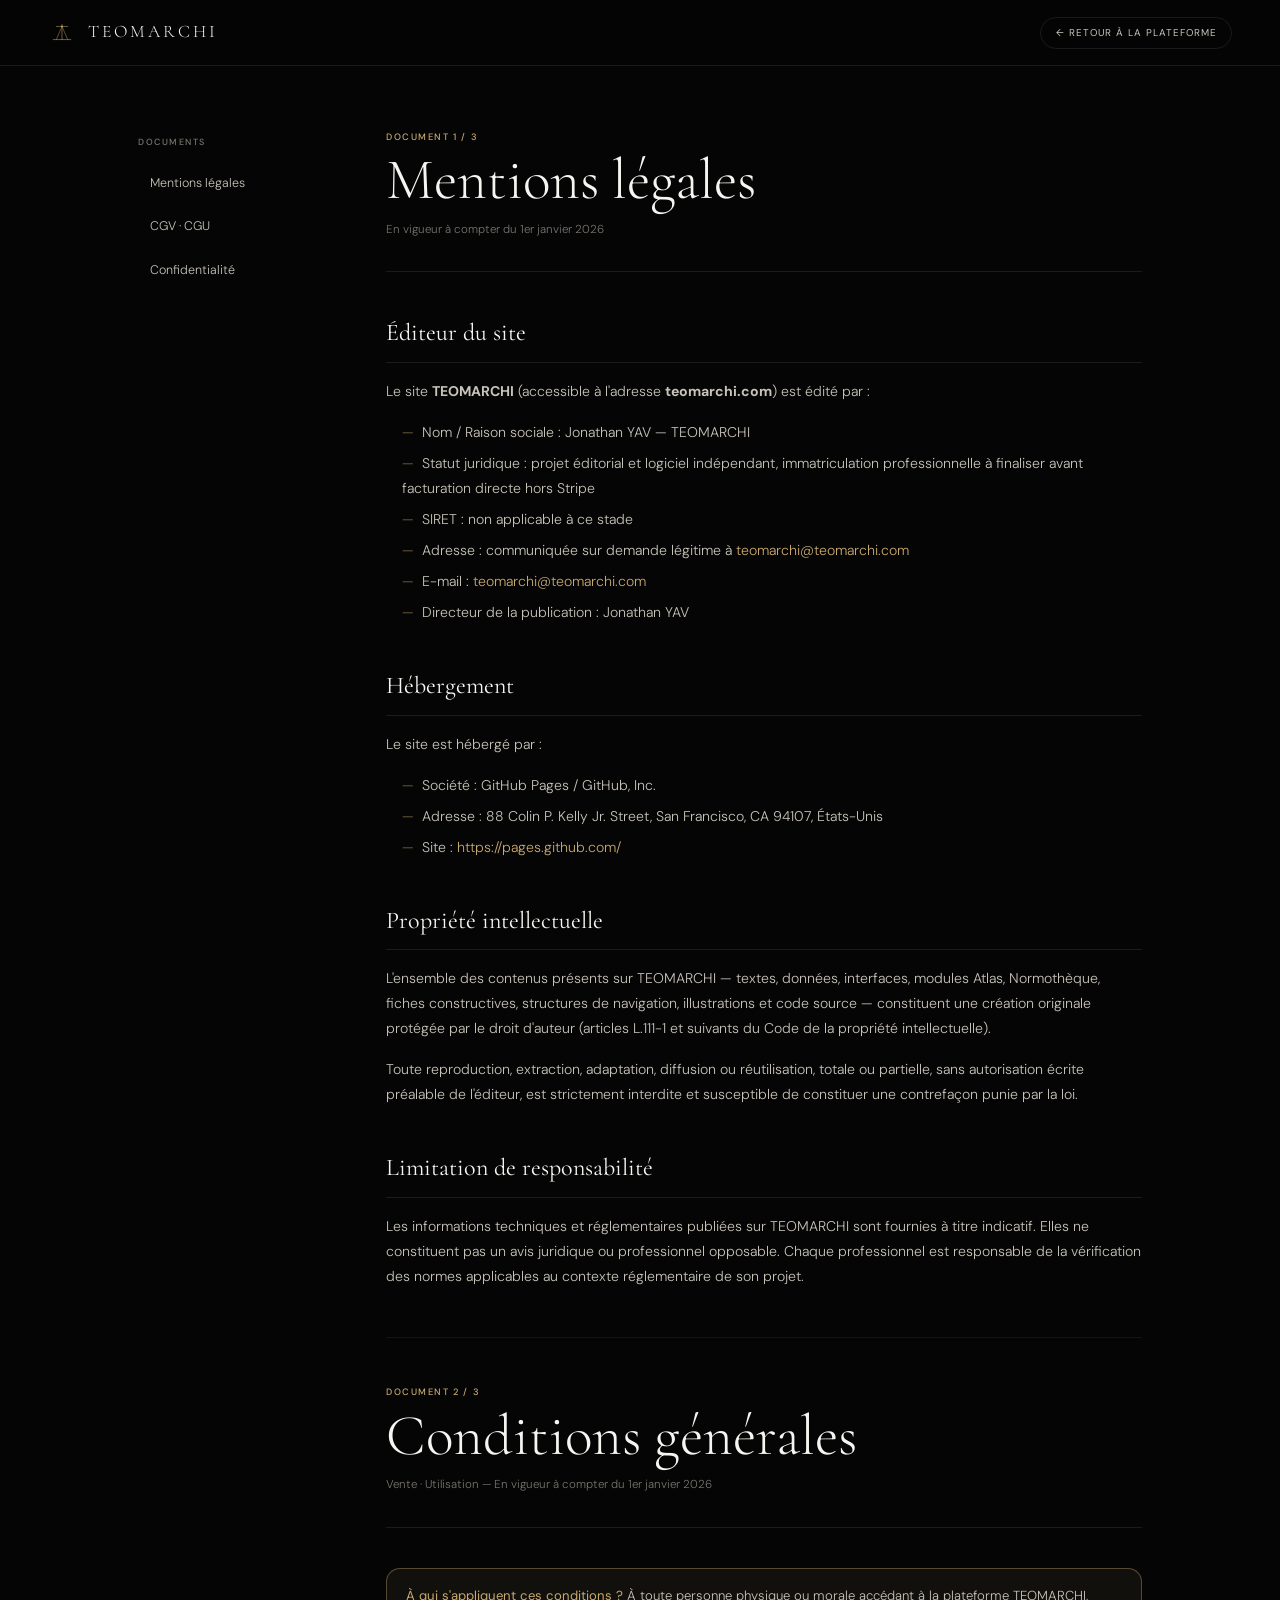
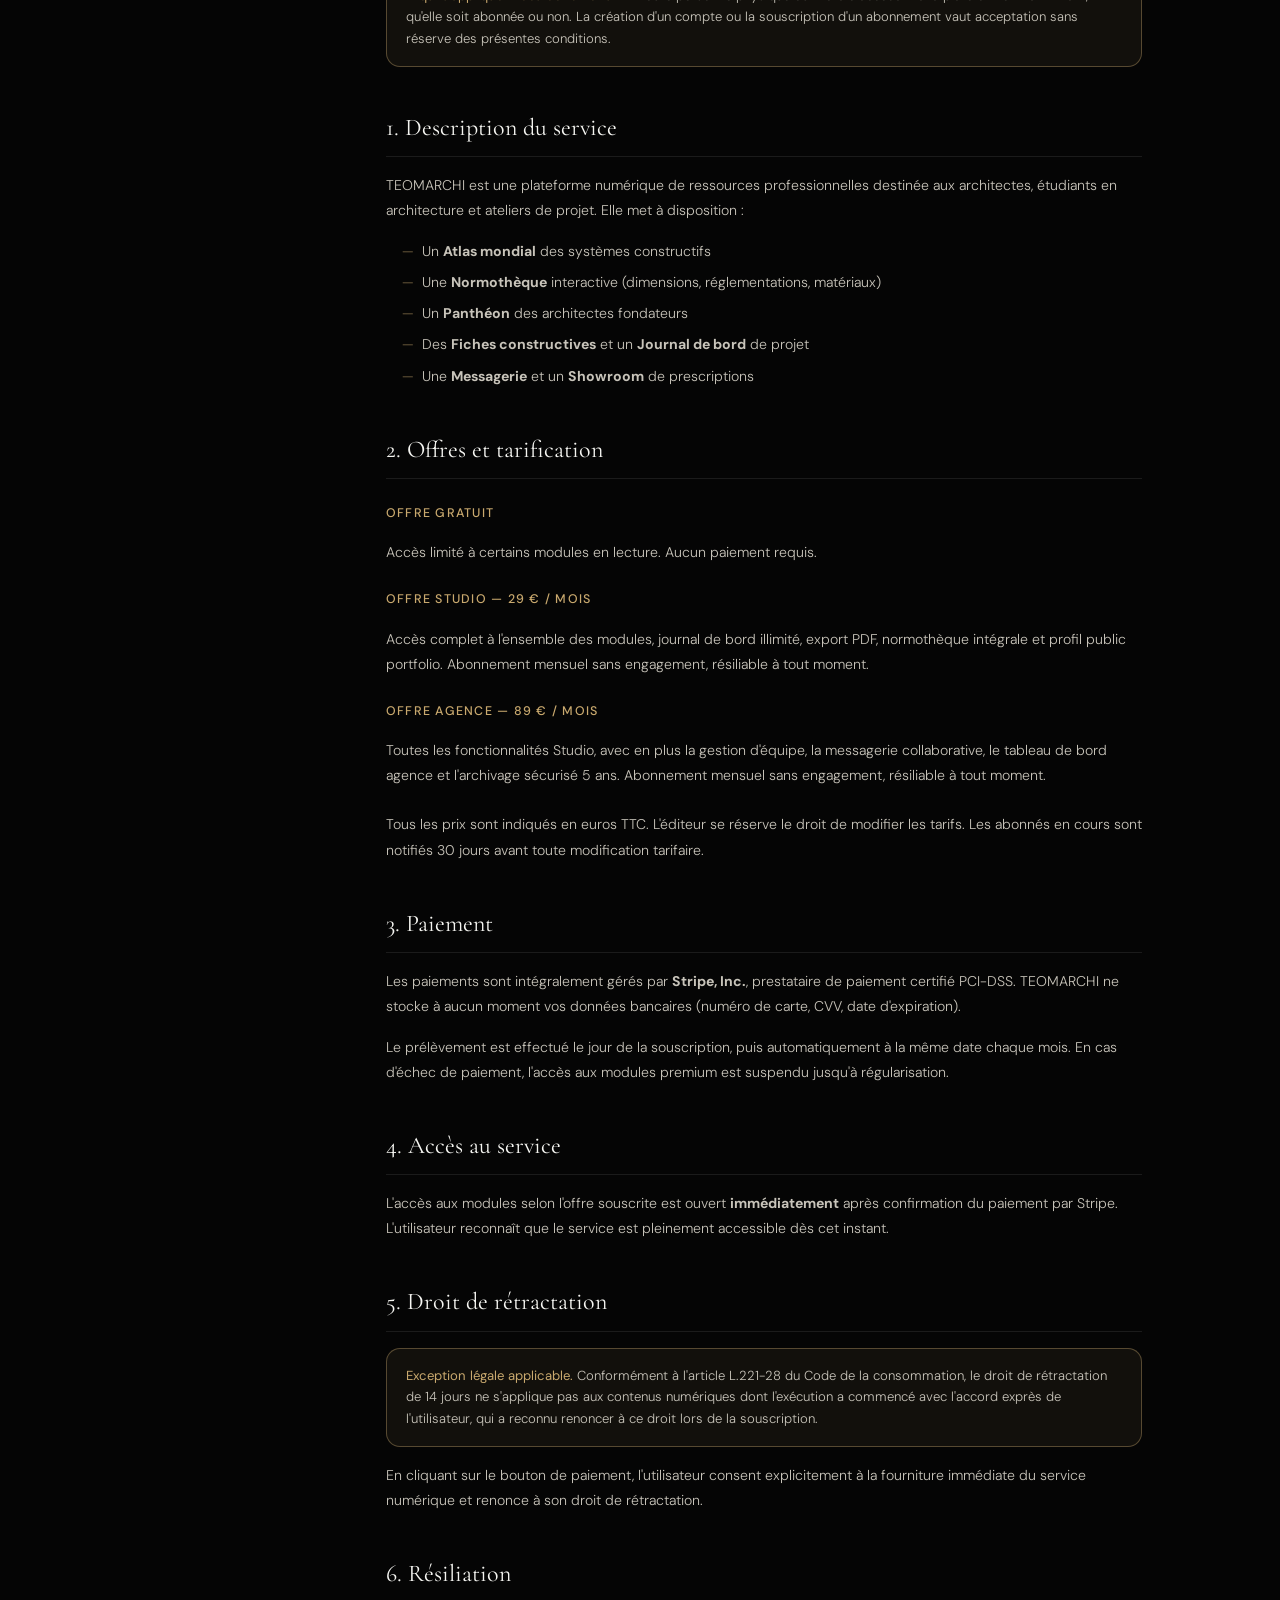
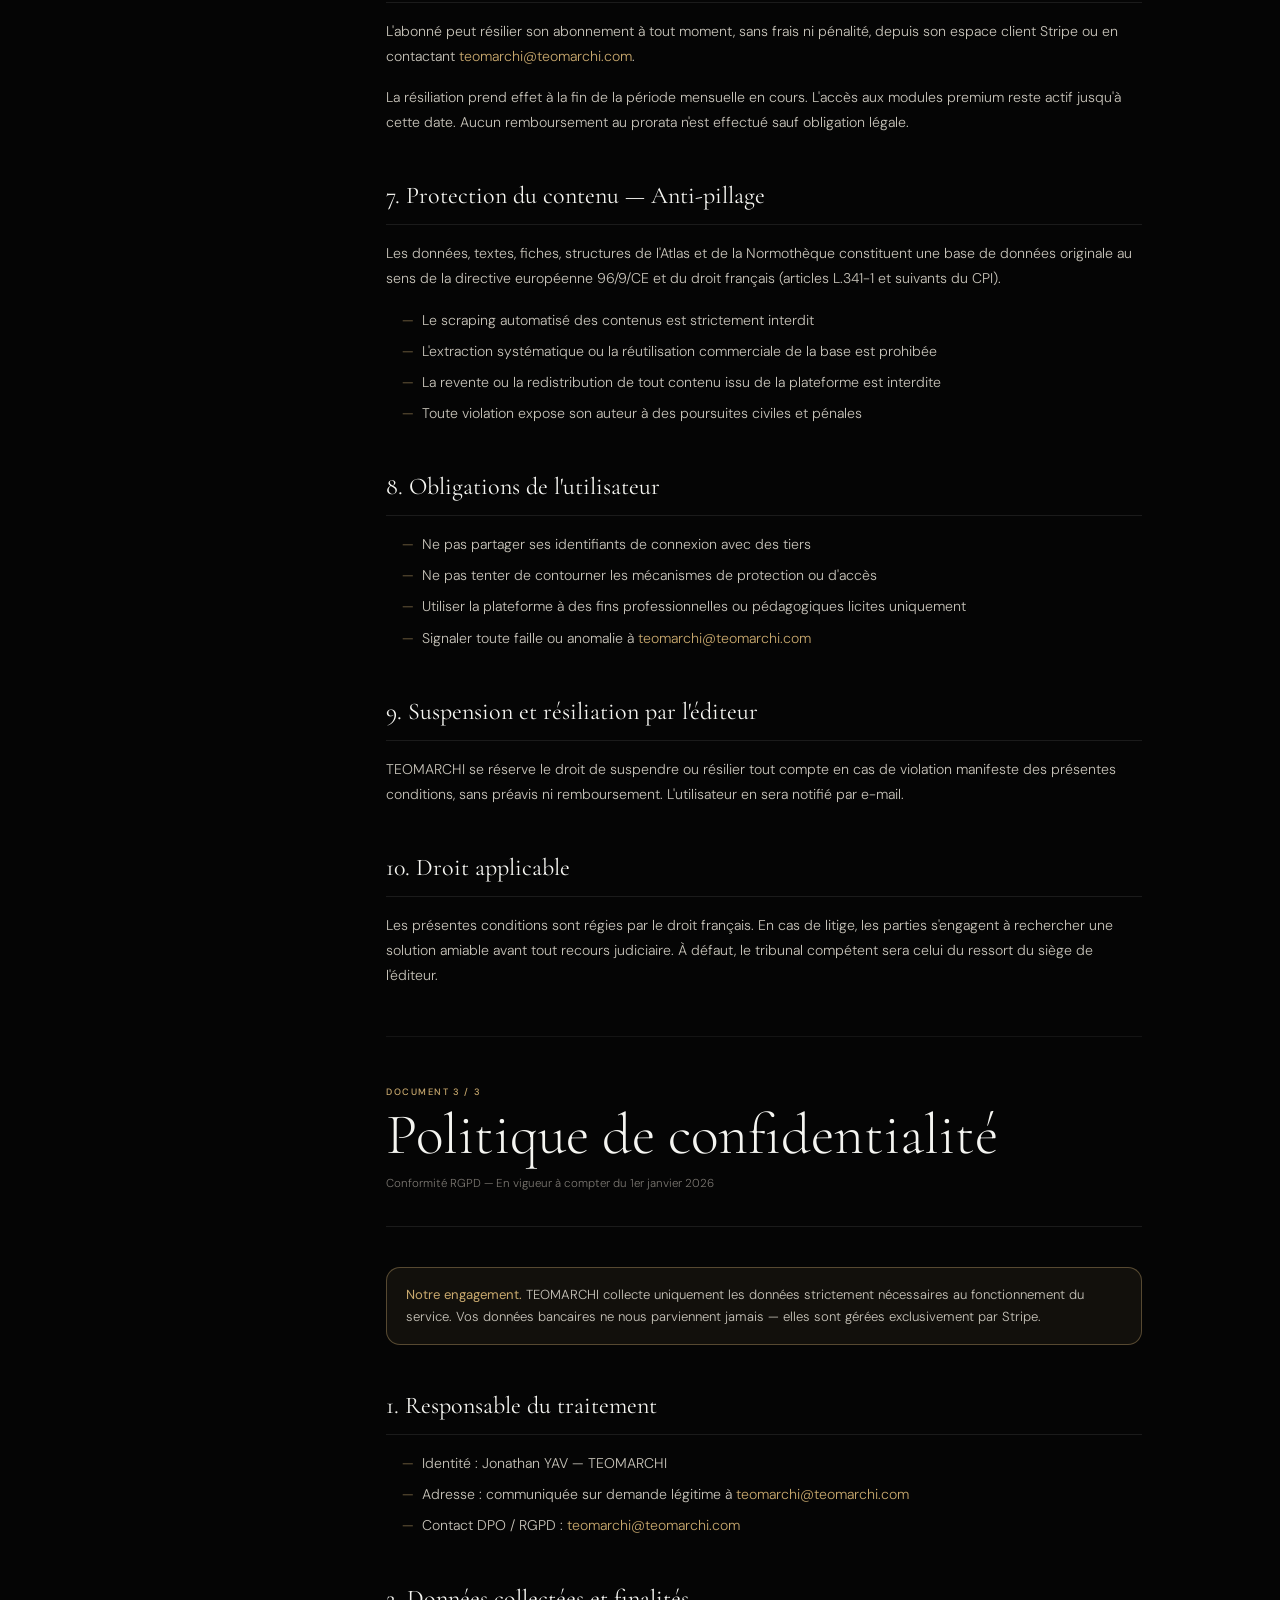
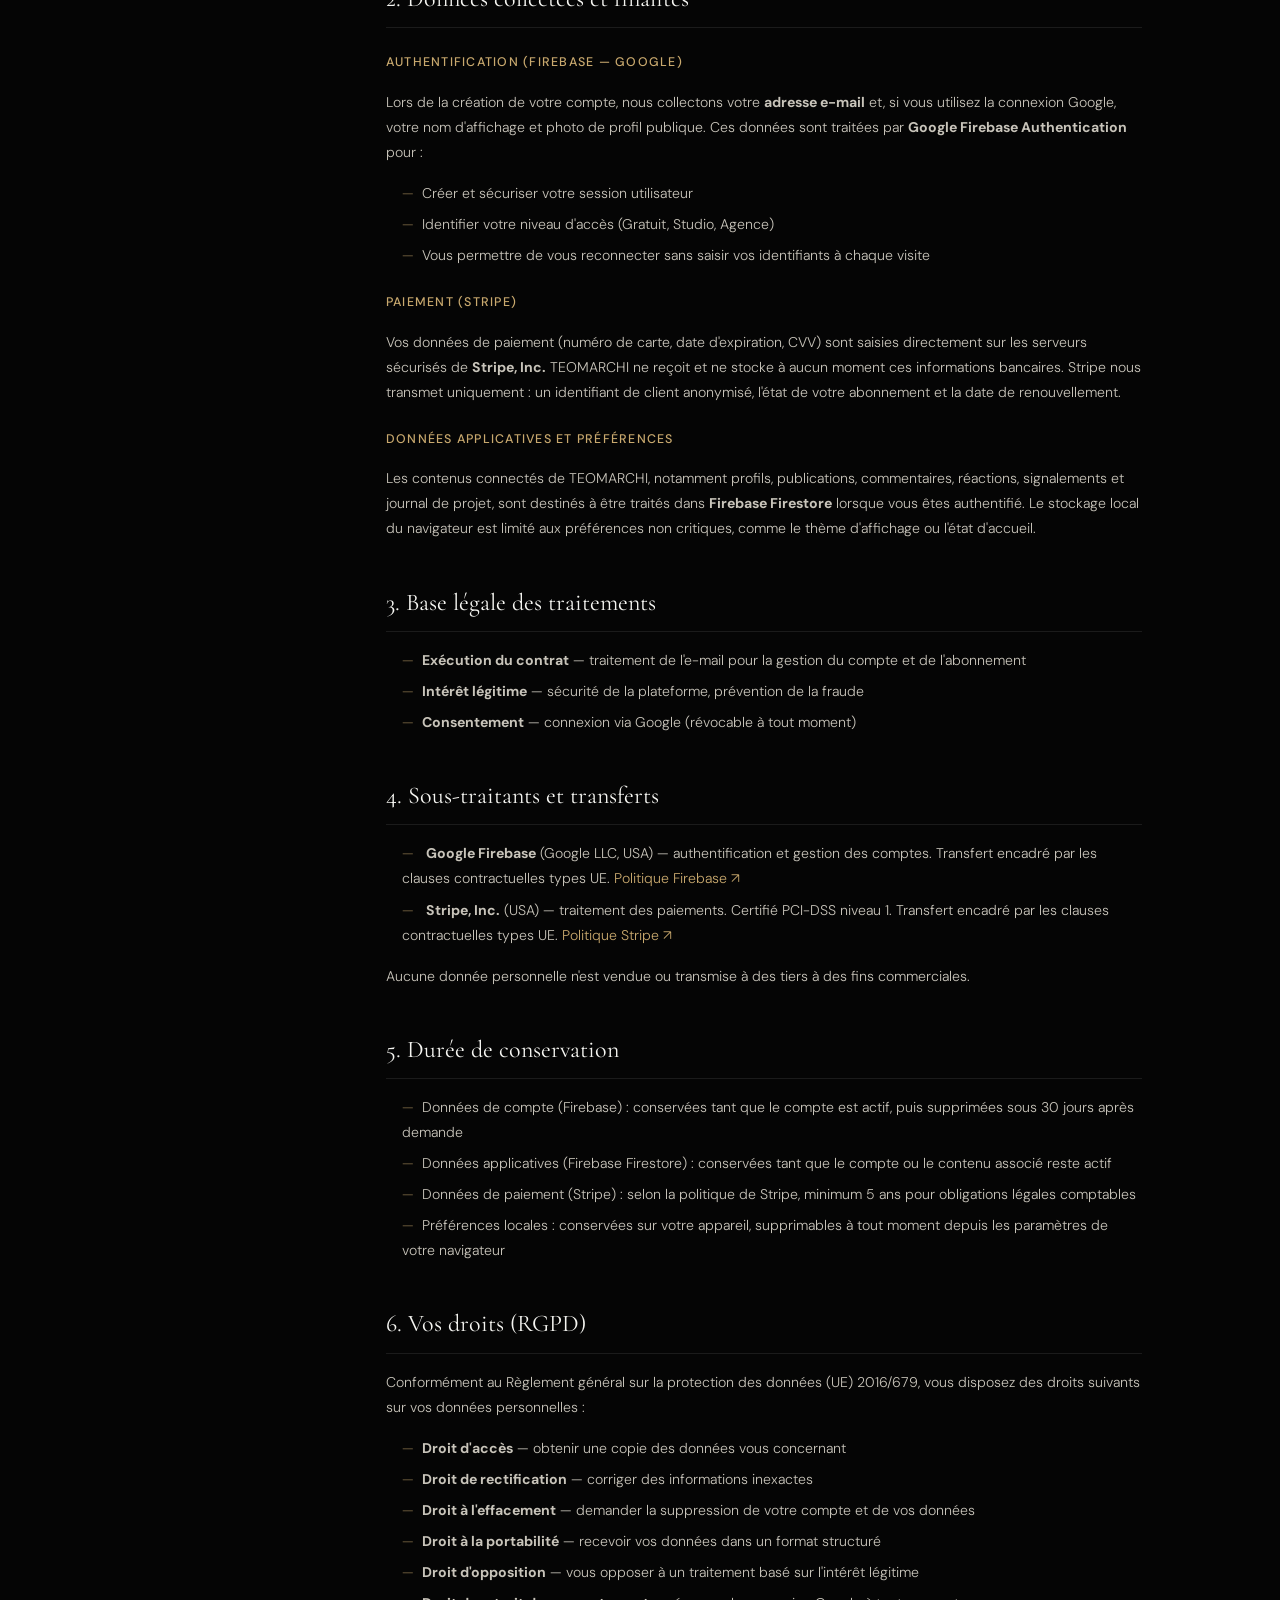
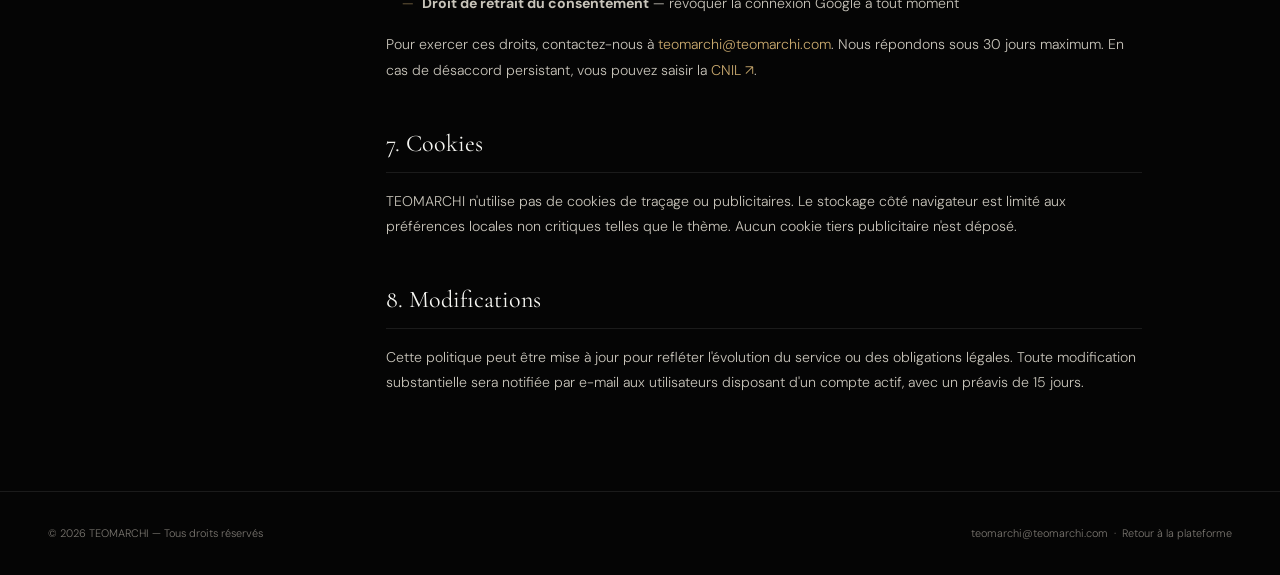
<file: legal.html>
<!DOCTYPE html>
<html lang="fr" data-theme="dark">
<head>
  <meta charset="UTF-8" />
  <meta name="viewport" content="width=device-width, initial-scale=1.0" />
  <title>Mentions légales · CGV · Confidentialité — TEOMARCHI</title>
  <link rel="icon"             href="favicon.svg" type="image/svg+xml" />
  <link rel="apple-touch-icon" href="favicon.svg" />
  <link rel="preconnect" href="https://fonts.googleapis.com" />
  <link rel="preconnect" href="https://fonts.gstatic.com" crossorigin />
  <link href="https://fonts.googleapis.com/css2?family=Cormorant+Garamond:ital,wght@0,300;0,400;0,500;1,300;1,400&family=DM+Sans:opsz,wght@9..40,300;9..40,400;9..40,500&display=swap" rel="stylesheet" />
  <style>
    :root {
      --bg:         #050505;
      --surface:    #0C0C0A;
      --surface-2:  #131310;
      --ink:        #F5F5F1;
      --ink-2:      #C8C4BA;
      --muted:      #7A7670;
      --gold:       #C9A96E;
      --gold-dim:   rgba(201,169,110,.14);
      --gold-glow:  rgba(201,169,110,.07);
      --border:     0.5px solid rgba(245,245,241,.09);
      --border-gold:0.5px solid rgba(201,169,110,.38);
      --serif:      "Cormorant Garamond", Georgia, serif;
      --sans:       "DM Sans", system-ui, sans-serif;
      --mono:       "SFMono-Regular", Consolas, monospace;
      --r-md:       14px;
      --r-xl:       28px;
      --r-pill:     999px;
    }

    *, *::before, *::after { box-sizing: border-box; }

    html { scroll-behavior: smooth; }

    body {
      margin: 0;
      min-height: 100dvh;
      background: var(--bg);
      color: var(--ink);
      font-family: var(--sans);
      font-size: 15px;
      font-weight: 300;
      line-height: 1.72;
      -webkit-font-smoothing: antialiased;
    }

    a { color: var(--gold); text-decoration: none; }
    a:hover { text-decoration: underline; }
    h1, h2, h3, h4, p, ul, ol { margin: 0; }
    ul, ol { list-style: none; padding: 0; }

    /* ── Topbar ── */
    .topbar {
      position: sticky; top: 0; z-index: 100;
      display: flex; align-items: center; justify-content: space-between;
      height: 66px; padding: 0 clamp(1.618rem, 4vw, 3rem);
      background: rgba(5,5,5,.88);
      backdrop-filter: blur(18px); -webkit-backdrop-filter: blur(18px);
      border-bottom: var(--border);
    }
    .brand {
      display: flex; align-items: center; gap: .72rem;
      font-family: var(--serif); font-size: 1.1rem; font-weight: 300;
      letter-spacing: .18em; text-transform: uppercase;
      color: var(--ink); text-decoration: none;
    }
    .brand svg { color: var(--gold); }
    .back-btn {
      display: inline-flex; align-items: center; gap: .42rem;
      height: 32px; padding: 0 .9rem;
      border: var(--border); border-radius: var(--r-pill);
      background: transparent; color: var(--ink-2);
      font-family: var(--sans); font-size: .62rem; font-weight: 400;
      letter-spacing: .10em; text-transform: uppercase;
      cursor: pointer; text-decoration: none;
      transition: border-color .18s, color .18s;
    }
    .back-btn:hover { border-color: var(--gold); color: var(--ink); text-decoration: none; }

    /* ── Layout ── */
    .wrap {
      max-width: 820px;
      margin: 0 auto;
      padding: 4rem clamp(1.618rem, 4vw, 3rem) 6rem;
      display: grid; gap: 5rem;
    }

    /* ── Sidebar nav (desktop) ── */
    .page-layout {
      display: grid;
      grid-template-columns: 200px 1fr;
      gap: 3rem;
      max-width: 1100px;
      margin: 0 auto;
      padding: 4rem clamp(1.618rem, 4vw, 3rem) 6rem;
    }
    .sidebar {
      position: sticky; top: 90px; align-self: start;
      display: grid; gap: .32rem;
    }
    .sidebar-title {
      font-size: .56rem; font-weight: 500; letter-spacing: .17em;
      text-transform: uppercase; color: var(--muted);
      padding: .3rem 0 .6rem;
    }
    .sidebar a {
      display: block; padding: .52rem .72rem;
      border-radius: var(--r-md);
      font-size: .78rem; color: var(--ink-2);
      text-decoration: none;
      transition: background .15s, color .15s;
    }
    .sidebar a:hover { background: var(--gold-glow); color: var(--ink); }
    @media (max-width: 760px) {
      .page-layout { grid-template-columns: 1fr; }
      .sidebar { position: static; display: flex; flex-wrap: wrap; gap: .5rem; padding-bottom: 1rem; border-bottom: var(--border); }
      .sidebar-title { display: none; }
      .sidebar a { padding: .32rem .65rem; border: var(--border); border-radius: var(--r-pill); font-size: .62rem; }
    }

    /* ── Document ── */
    .doc { display: grid; gap: 2.5rem; }

    .doc-header {
      padding-bottom: 2rem;
      border-bottom: var(--border);
    }
    .doc-kicker {
      font-size: .58rem; font-weight: 500; letter-spacing: .17em;
      text-transform: uppercase; color: var(--gold);
      margin-bottom: .4rem;
    }
    .doc-title {
      font-family: var(--serif);
      font-size: clamp(2.2rem, 5vw, 3.6rem);
      font-weight: 300; line-height: 1; color: var(--ink);
      margin-bottom: .6rem;
    }
    .doc-meta {
      font-size: .72rem; color: var(--muted);
    }

    .doc-section { display: grid; gap: 1rem; }

    .doc-section h3 {
      font-family: var(--serif);
      font-size: 1.5rem; font-weight: 400; color: var(--ink);
      padding-bottom: .5rem;
      border-bottom: var(--border);
    }
    .doc-section h4 {
      font-size: .78rem; font-weight: 500; letter-spacing: .10em;
      text-transform: uppercase; color: var(--gold);
      margin-top: .5rem;
    }
    .doc-section p, .doc-section li {
      font-size: .88rem; color: var(--ink-2); line-height: 1.78;
    }
    .doc-section ul {
      display: grid; gap: .38rem; padding-left: 1rem;
    }
    .doc-section ul li::before {
      content: "—"; margin-right: .5rem; color: var(--gold); opacity: .6;
    }

    .placeholder {
      display: inline-block;
      padding: .1rem .5rem;
      border: 0.5px dashed rgba(201,169,110,.45);
      border-radius: 4px;
      background: rgba(201,169,110,.06);
      color: var(--gold);
      font-family: var(--mono); font-size: .80em;
      font-style: normal;
    }

    .info-box {
      padding: 1rem 1.2rem;
      border: var(--border-gold);
      border-radius: var(--r-md);
      background: var(--gold-glow);
      font-size: .82rem; color: var(--ink-2); line-height: 1.65;
    }
    .info-box strong { color: var(--gold); font-weight: 400; }

    /* ── Divider ── */
    .doc-divider {
      height: 0.5px; background: rgba(245,245,241,.06);
    }

    /* ── Footer ── */
    .legal-footer {
      border-top: var(--border);
      padding: 2rem clamp(1.618rem, 4vw, 3rem);
      display: flex; justify-content: space-between; align-items: center;
      flex-wrap: wrap; gap: 1rem;
      font-size: .68rem; color: var(--muted);
    }
    .legal-footer a { color: var(--muted); }
    .legal-footer a:hover { color: var(--gold); text-decoration: none; }
  </style>
</head>
<body>

  <!-- Topbar -->
  <nav class="topbar">
    <a class="brand" href="index.html">
      <svg width="28" height="28" viewBox="0 0 64 64" fill="none">
        <path d="M12 47H52" stroke="currentColor" stroke-width="1.2" stroke-linecap="round"/>
        <path d="M32 13V47" stroke="currentColor" stroke-width="1.2" stroke-linecap="round"/>
        <path d="M19 17H45" stroke="currentColor" stroke-width="1.2" stroke-linecap="round"/>
        <path d="M32 17L19 47M32 17L45 47" stroke="currentColor" stroke-width="1.0" stroke-linecap="round"/>
        <circle cx="32" cy="17" r="2.1" fill="currentColor"/>
      </svg>
      Teomarchi
    </a>
    <a class="back-btn" href="index.html">
      ← Retour à la plateforme
    </a>
  </nav>

  <!-- Layout avec sidebar -->
  <div class="page-layout">

    <!-- Sidebar navigation -->
    <aside class="sidebar" aria-label="Navigation légale">
      <p class="sidebar-title">Documents</p>
      <a href="#mentions">Mentions légales</a>
      <a href="#cgv">CGV · CGU</a>
      <a href="#privacy">Confidentialité</a>
    </aside>

    <!-- Contenu -->
    <main>

      <!-- ══════════════════════════════════════════
           1. MENTIONS LÉGALES
      ══════════════════════════════════════════ -->
      <section id="mentions" class="doc">

        <div class="doc-header">
          <p class="doc-kicker">Document 1 / 3</p>
          <h1 class="doc-title">Mentions légales</h1>
          <p class="doc-meta">En vigueur à compter du 1er janvier 2026</p>
        </div>

        <div class="doc-section">
          <h3>Éditeur du site</h3>
          <p>Le site <strong>TEOMARCHI</strong> (accessible à l'adresse <strong>teomarchi.com</strong>) est édité par :</p>
          <ul>
            <li>Nom / Raison sociale : Jonathan YAV — TEOMARCHI</li>
            <li>Statut juridique : projet éditorial et logiciel indépendant, immatriculation professionnelle à finaliser avant facturation directe hors Stripe</li>
            <li>SIRET : non applicable à ce stade</li>
            <li>Adresse : communiquée sur demande légitime à <a href="mailto:teomarchi@teomarchi.com">teomarchi@teomarchi.com</a></li>
            <li>E-mail : <a href="mailto:teomarchi@teomarchi.com">teomarchi@teomarchi.com</a></li>
            <li>Directeur de la publication : Jonathan YAV</li>
          </ul>
        </div>

        <div class="doc-section">
          <h3>Hébergement</h3>
          <p>Le site est hébergé par :</p>
          <ul>
            <li>Société : GitHub Pages / GitHub, Inc.</li>
            <li>Adresse : 88 Colin P. Kelly Jr. Street, San Francisco, CA 94107, États-Unis</li>
            <li>Site : <a href="https://pages.github.com/" target="_blank" rel="noopener">https://pages.github.com/</a></li>
          </ul>
        </div>

        <div class="doc-section">
          <h3>Propriété intellectuelle</h3>
          <p>
            L'ensemble des contenus présents sur TEOMARCHI — textes, données, interfaces, modules Atlas,
            Normothèque, fiches constructives, structures de navigation, illustrations et code source —
            constituent une création originale protégée par le droit d'auteur
            (articles L.111-1 et suivants du Code de la propriété intellectuelle).
          </p>
          <p>
            Toute reproduction, extraction, adaptation, diffusion ou réutilisation, totale ou partielle,
            sans autorisation écrite préalable de l'éditeur, est strictement interdite et
            susceptible de constituer une contrefaçon punie par la loi.
          </p>
        </div>

        <div class="doc-section">
          <h3>Limitation de responsabilité</h3>
          <p>
            Les informations techniques et réglementaires publiées sur TEOMARCHI sont fournies à titre
            indicatif. Elles ne constituent pas un avis juridique ou professionnel opposable.
            Chaque professionnel est responsable de la vérification des normes applicables au contexte
            réglementaire de son projet.
          </p>
        </div>

      </section>

      <div class="doc-divider" style="margin: 3rem 0"></div>

      <!-- ══════════════════════════════════════════
           2. CGV / CGU
      ══════════════════════════════════════════ -->
      <section id="cgv" class="doc">

        <div class="doc-header">
          <p class="doc-kicker">Document 2 / 3</p>
          <h1 class="doc-title">Conditions générales</h1>
          <p class="doc-meta">Vente · Utilisation — En vigueur à compter du 1er janvier 2026</p>
        </div>

        <div class="info-box">
          <strong>À qui s'appliquent ces conditions ?</strong> À toute personne physique ou morale
          accédant à la plateforme TEOMARCHI, qu'elle soit abonnée ou non. La création d'un compte
          ou la souscription d'un abonnement vaut acceptation sans réserve des présentes conditions.
        </div>

        <div class="doc-section">
          <h3>1. Description du service</h3>
          <p>
            TEOMARCHI est une plateforme numérique de ressources professionnelles destinée
            aux architectes, étudiants en architecture et ateliers de projet. Elle met à disposition :
          </p>
          <ul>
            <li>Un <strong>Atlas mondial</strong> des systèmes constructifs</li>
            <li>Une <strong>Normothèque</strong> interactive (dimensions, réglementations, matériaux)</li>
            <li>Un <strong>Panthéon</strong> des architectes fondateurs</li>
            <li>Des <strong>Fiches constructives</strong> et un <strong>Journal de bord</strong> de projet</li>
            <li>Une <strong>Messagerie</strong> et un <strong>Showroom</strong> de prescriptions</li>
          </ul>
        </div>

        <div class="doc-section">
          <h3>2. Offres et tarification</h3>
          <h4>Offre Gratuit</h4>
          <p>Accès limité à certains modules en lecture. Aucun paiement requis.</p>

          <h4>Offre Studio — 29 € / mois</h4>
          <p>
            Accès complet à l'ensemble des modules, journal de bord illimité, export PDF,
            normothèque intégrale et profil public portfolio. Abonnement mensuel sans engagement,
            résiliable à tout moment.
          </p>

          <h4>Offre Agence — 89 € / mois</h4>
          <p>
            Toutes les fonctionnalités Studio, avec en plus la gestion d'équipe, la messagerie
            collaborative, le tableau de bord agence et l'archivage sécurisé 5 ans.
            Abonnement mensuel sans engagement, résiliable à tout moment.
          </p>

          <p style="margin-top:.5rem">
            Tous les prix sont indiqués en euros TTC. L'éditeur se réserve le droit de modifier
            les tarifs. Les abonnés en cours sont notifiés 30 jours avant toute modification tarifaire.
          </p>
        </div>

        <div class="doc-section">
          <h3>3. Paiement</h3>
          <p>
            Les paiements sont intégralement gérés par <strong>Stripe, Inc.</strong>,
            prestataire de paiement certifié PCI-DSS. TEOMARCHI ne stocke à aucun moment
            vos données bancaires (numéro de carte, CVV, date d'expiration).
          </p>
          <p>
            Le prélèvement est effectué le jour de la souscription, puis automatiquement
            à la même date chaque mois. En cas d'échec de paiement, l'accès aux modules
            premium est suspendu jusqu'à régularisation.
          </p>
        </div>

        <div class="doc-section">
          <h3>4. Accès au service</h3>
          <p>
            L'accès aux modules selon l'offre souscrite est ouvert <strong>immédiatement</strong>
            après confirmation du paiement par Stripe. L'utilisateur reconnaît que le service
            est pleinement accessible dès cet instant.
          </p>
        </div>

        <div class="doc-section">
          <h3>5. Droit de rétractation</h3>
          <div class="info-box">
            <strong>Exception légale applicable.</strong> Conformément à l'article L.221-28 du
            Code de la consommation, le droit de rétractation de 14 jours ne s'applique pas
            aux contenus numériques dont l'exécution a commencé avec l'accord exprès de
            l'utilisateur, qui a reconnu renoncer à ce droit lors de la souscription.
          </div>
          <p>
            En cliquant sur le bouton de paiement, l'utilisateur consent explicitement à la
            fourniture immédiate du service numérique et renonce à son droit de rétractation.
          </p>
        </div>

        <div class="doc-section">
          <h3>6. Résiliation</h3>
          <p>
            L'abonné peut résilier son abonnement à tout moment, sans frais ni pénalité,
            depuis son espace client Stripe ou en contactant
            <a href="mailto:teomarchi@teomarchi.com">teomarchi@teomarchi.com</a>.
          </p>
          <p>
            La résiliation prend effet à la fin de la période mensuelle en cours.
            L'accès aux modules premium reste actif jusqu'à cette date. Aucun remboursement
            au prorata n'est effectué sauf obligation légale.
          </p>
        </div>

        <div class="doc-section">
          <h3>7. Protection du contenu — Anti-pillage</h3>
          <p>
            Les données, textes, fiches, structures de l'Atlas et de la Normothèque constituent
            une base de données originale au sens de la directive européenne 96/9/CE et du droit
            français (articles L.341-1 et suivants du CPI).
          </p>
          <ul>
            <li>Le scraping automatisé des contenus est strictement interdit</li>
            <li>L'extraction systématique ou la réutilisation commerciale de la base est prohibée</li>
            <li>La revente ou la redistribution de tout contenu issu de la plateforme est interdite</li>
            <li>Toute violation expose son auteur à des poursuites civiles et pénales</li>
          </ul>
        </div>

        <div class="doc-section">
          <h3>8. Obligations de l'utilisateur</h3>
          <ul>
            <li>Ne pas partager ses identifiants de connexion avec des tiers</li>
            <li>Ne pas tenter de contourner les mécanismes de protection ou d'accès</li>
            <li>Utiliser la plateforme à des fins professionnelles ou pédagogiques licites uniquement</li>
            <li>Signaler toute faille ou anomalie à <a href="mailto:teomarchi@teomarchi.com">teomarchi@teomarchi.com</a></li>
          </ul>
        </div>

        <div class="doc-section">
          <h3>9. Suspension et résiliation par l'éditeur</h3>
          <p>
            TEOMARCHI se réserve le droit de suspendre ou résilier tout compte en cas de
            violation manifeste des présentes conditions, sans préavis ni remboursement.
            L'utilisateur en sera notifié par e-mail.
          </p>
        </div>

        <div class="doc-section">
          <h3>10. Droit applicable</h3>
          <p>
            Les présentes conditions sont régies par le droit français. En cas de litige,
            les parties s'engagent à rechercher une solution amiable avant tout recours judiciaire.
            À défaut, le tribunal compétent sera celui du ressort du siège de l'éditeur.
          </p>
        </div>

      </section>

      <div class="doc-divider" style="margin: 3rem 0"></div>

      <!-- ══════════════════════════════════════════
           3. POLITIQUE DE CONFIDENTIALITÉ
      ══════════════════════════════════════════ -->
      <section id="privacy" class="doc">

        <div class="doc-header">
          <p class="doc-kicker">Document 3 / 3</p>
          <h1 class="doc-title">Politique de confidentialité</h1>
          <p class="doc-meta">Conformité RGPD — En vigueur à compter du 1er janvier 2026</p>
        </div>

        <div class="info-box">
          <strong>Notre engagement.</strong> TEOMARCHI collecte uniquement les données
          strictement nécessaires au fonctionnement du service. Vos données bancaires ne nous
          parviennent jamais — elles sont gérées exclusivement par Stripe.
        </div>

        <div class="doc-section">
          <h3>1. Responsable du traitement</h3>
          <ul>
            <li>Identité : Jonathan YAV — TEOMARCHI</li>
            <li>Adresse : communiquée sur demande légitime à <a href="mailto:teomarchi@teomarchi.com">teomarchi@teomarchi.com</a></li>
            <li>Contact DPO / RGPD : <a href="mailto:teomarchi@teomarchi.com">teomarchi@teomarchi.com</a></li>
          </ul>
        </div>

        <div class="doc-section">
          <h3>2. Données collectées et finalités</h3>

          <h4>Authentification (Firebase — Google)</h4>
          <p>
            Lors de la création de votre compte, nous collectons votre <strong>adresse e-mail</strong>
            et, si vous utilisez la connexion Google, votre nom d'affichage et photo de profil publique.
            Ces données sont traitées par <strong>Google Firebase Authentication</strong> pour :
          </p>
          <ul>
            <li>Créer et sécuriser votre session utilisateur</li>
            <li>Identifier votre niveau d'accès (Gratuit, Studio, Agence)</li>
            <li>Vous permettre de vous reconnecter sans saisir vos identifiants à chaque visite</li>
          </ul>

          <h4>Paiement (Stripe)</h4>
          <p>
            Vos données de paiement (numéro de carte, date d'expiration, CVV) sont saisies
            directement sur les serveurs sécurisés de <strong>Stripe, Inc.</strong>
            TEOMARCHI ne reçoit et ne stocke à aucun moment ces informations bancaires.
            Stripe nous transmet uniquement : un identifiant de client anonymisé, l'état de
            votre abonnement et la date de renouvellement.
          </p>

          <h4>Données applicatives et préférences</h4>
          <p>
            Les contenus connectés de TEOMARCHI, notamment profils, publications,
            commentaires, réactions, signalements et journal de projet, sont destinés
            à être traités dans <strong>Firebase Firestore</strong> lorsque vous êtes authentifié.
            Le stockage local du navigateur est limité aux préférences non critiques,
            comme le thème d'affichage ou l'état d'accueil.
          </p>
        </div>

        <div class="doc-section">
          <h3>3. Base légale des traitements</h3>
          <ul>
            <li><strong>Exécution du contrat</strong> — traitement de l'e-mail pour la gestion du compte et de l'abonnement</li>
            <li><strong>Intérêt légitime</strong> — sécurité de la plateforme, prévention de la fraude</li>
            <li><strong>Consentement</strong> — connexion via Google (révocable à tout moment)</li>
          </ul>
        </div>

        <div class="doc-section">
          <h3>4. Sous-traitants et transferts</h3>
          <ul>
            <li>
              <strong>Google Firebase</strong> (Google LLC, USA) — authentification et gestion des
              comptes. Transfert encadré par les clauses contractuelles types UE.
              <a href="https://firebase.google.com/support/privacy" target="_blank" rel="noopener">Politique Firebase ↗</a>
            </li>
            <li>
              <strong>Stripe, Inc.</strong> (USA) — traitement des paiements.
              Certifié PCI-DSS niveau 1. Transfert encadré par les clauses contractuelles types UE.
              <a href="https://stripe.com/fr/privacy" target="_blank" rel="noopener">Politique Stripe ↗</a>
            </li>
          </ul>
          <p>Aucune donnée personnelle n'est vendue ou transmise à des tiers à des fins commerciales.</p>
        </div>

        <div class="doc-section">
          <h3>5. Durée de conservation</h3>
          <ul>
            <li>Données de compte (Firebase) : conservées tant que le compte est actif, puis supprimées sous 30 jours après demande</li>
            <li>Données applicatives (Firebase Firestore) : conservées tant que le compte ou le contenu associé reste actif</li>
            <li>Données de paiement (Stripe) : selon la politique de Stripe, minimum 5 ans pour obligations légales comptables</li>
            <li>Préférences locales : conservées sur votre appareil, supprimables à tout moment depuis les paramètres de votre navigateur</li>
          </ul>
        </div>

        <div class="doc-section">
          <h3>6. Vos droits (RGPD)</h3>
          <p>
            Conformément au Règlement général sur la protection des données (UE) 2016/679,
            vous disposez des droits suivants sur vos données personnelles :
          </p>
          <ul>
            <li><strong>Droit d'accès</strong> — obtenir une copie des données vous concernant</li>
            <li><strong>Droit de rectification</strong> — corriger des informations inexactes</li>
            <li><strong>Droit à l'effacement</strong> — demander la suppression de votre compte et de vos données</li>
            <li><strong>Droit à la portabilité</strong> — recevoir vos données dans un format structuré</li>
            <li><strong>Droit d'opposition</strong> — vous opposer à un traitement basé sur l'intérêt légitime</li>
            <li><strong>Droit de retrait du consentement</strong> — révoquer la connexion Google à tout moment</li>
          </ul>
          <p>
            Pour exercer ces droits, contactez-nous à
            <a href="mailto:teomarchi@teomarchi.com">teomarchi@teomarchi.com</a>.
            Nous répondons sous 30 jours maximum. En cas de désaccord persistant, vous pouvez
            saisir la <a href="https://www.cnil.fr" target="_blank" rel="noopener">CNIL ↗</a>.
          </p>
        </div>

        <div class="doc-section">
          <h3>7. Cookies</h3>
          <p>
            TEOMARCHI n'utilise pas de cookies de traçage ou publicitaires.
            Le stockage côté navigateur est limité aux préférences locales non critiques
            telles que le thème. Aucun cookie tiers publicitaire n'est déposé.
          </p>
        </div>

        <div class="doc-section">
          <h3>8. Modifications</h3>
          <p>
            Cette politique peut être mise à jour pour refléter l'évolution du service ou
            des obligations légales. Toute modification substantielle sera notifiée par e-mail
            aux utilisateurs disposant d'un compte actif, avec un préavis de 15 jours.
          </p>
        </div>

      </section>

    </main>
  </div>

  <!-- Footer -->
  <footer class="legal-footer">
    <span>© 2026 TEOMARCHI — Tous droits réservés</span>
    <span>
      <a href="mailto:teomarchi@teomarchi.com">teomarchi@teomarchi.com</a>
      &nbsp;·&nbsp;
      <a href="index.html">Retour à la plateforme</a>
    </span>
  </footer>

</body>
</html>
</file>
